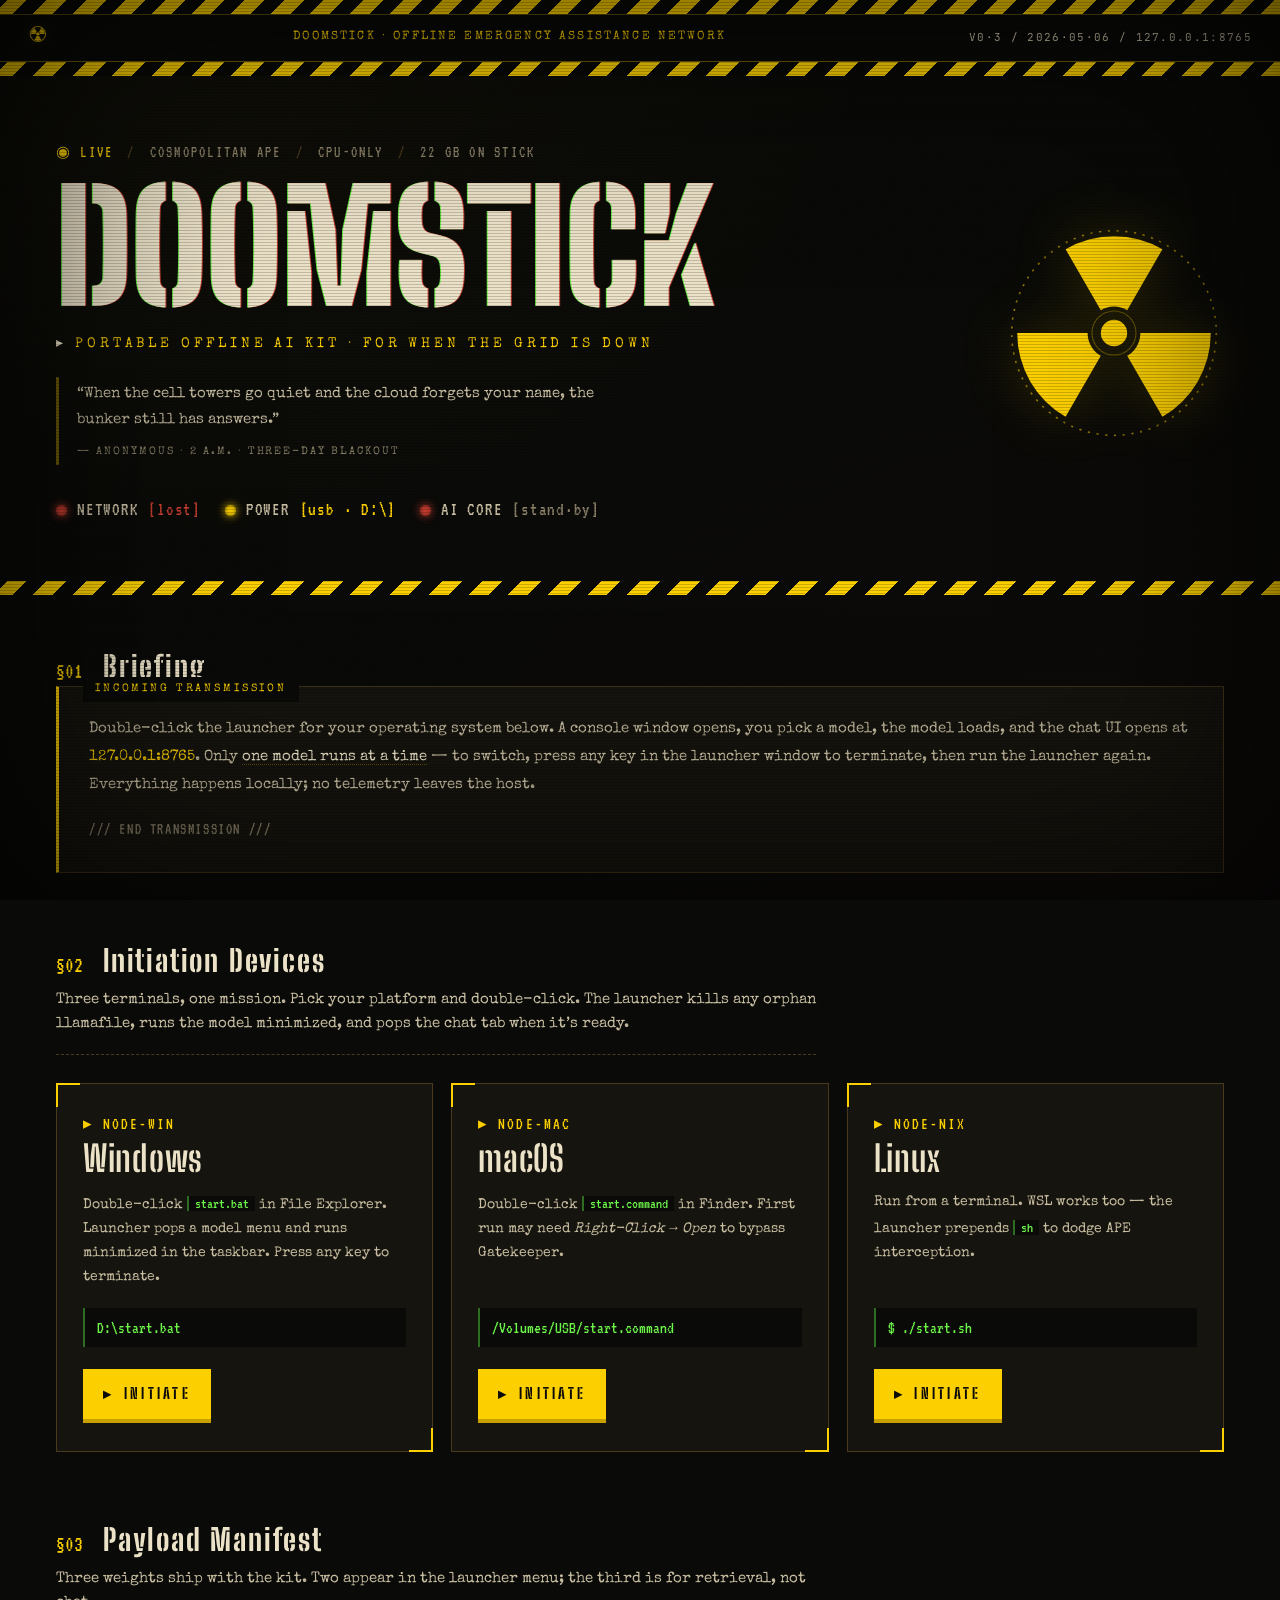
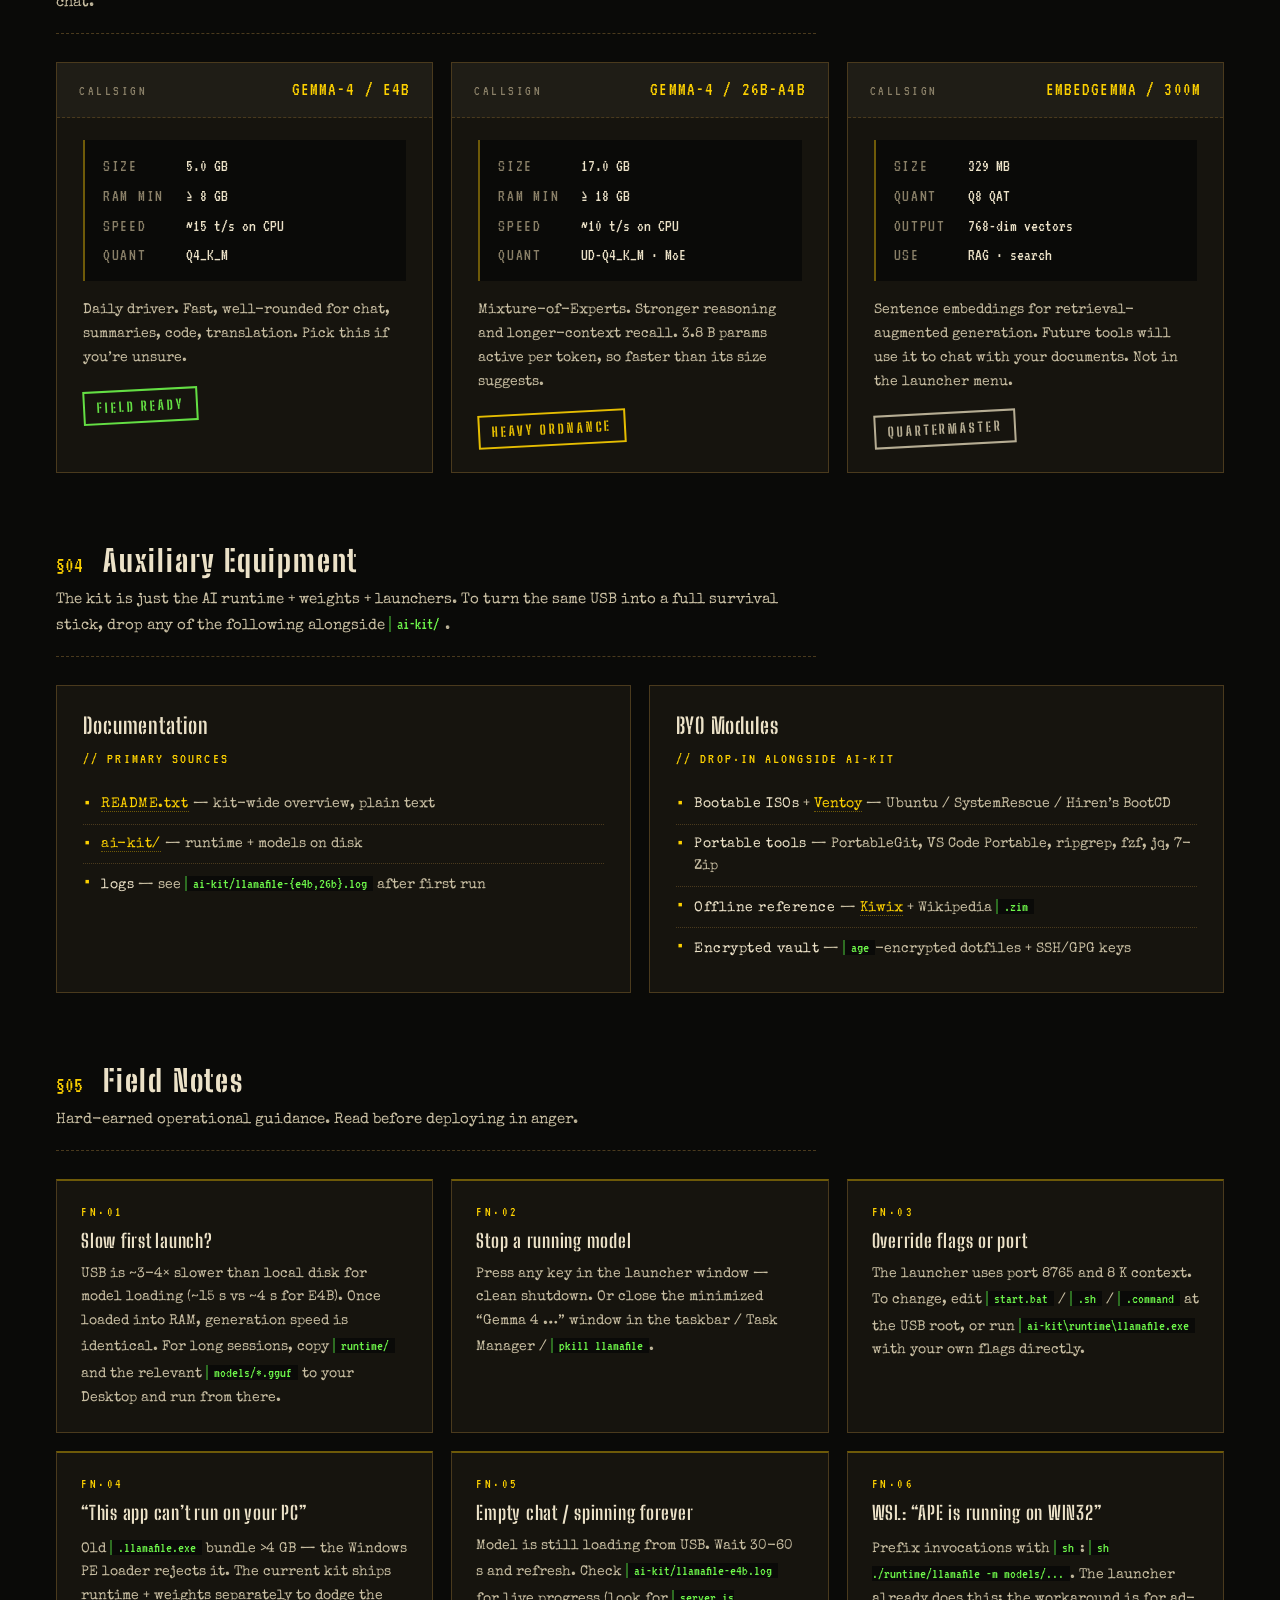
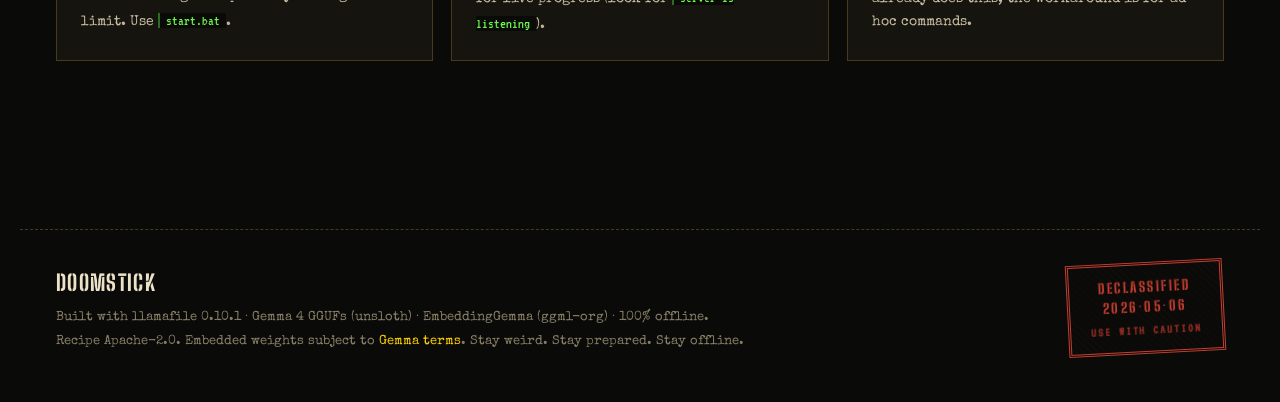
<file: index.html>
<!doctype html>
<html lang="en">
<head>
<meta charset="utf-8">
<meta name="viewport" content="width=device-width, initial-scale=1">
<title>DOOMSTICK · Offline Emergency Assistance Network</title>
<meta name="description" content="Portable offline AI kit. Two Gemma 4 models on a USB. Plug in, double-click, chat. No internet, no install, no GPU.">

<!-- Online fonts. For fully air-gapped USBs, replace with self-hosted .woff2 files. -->
<link rel="preconnect" href="https://fonts.googleapis.com">
<link rel="preconnect" href="https://fonts.gstatic.com" crossorigin>
<link href="https://fonts.googleapis.com/css2?family=Big+Shoulders+Stencil+Display:wght@700;800;900&family=Special+Elite&family=JetBrains+Mono:wght@400;500;700&family=VT323&display=swap" rel="stylesheet">

<style>
/* ============================================================
   DOOMSTICK · stylesheet
   palette · void / paper / hazard yellow / phosphor / blood
   typography · stencil headers, typewriter narrative, CRT data
   ============================================================ */

:root {
  --void:        #0a0a08;
  --ink:         #110f0b;
  --asphalt:     #16140e;
  --steel:       #1f1d16;
  --rust-edge:   #4a3a1d;
  --rust-deep:   #2a2010;

  --paper:       #ece2c8;
  --bone:        #c8bea2;
  --bone-dim:    #8a8068;

  --rad:         #fcd000;          /* hazard yellow */
  --rad-deep:    #c8a000;
  --rad-shadow:  rgba(252,208,0,0.18);
  --rad-dim:     #6e5a08;

  --blood:       #c63d2f;
  --blood-deep:  #8a2a20;

  --phos:        #6df54a;
  --phos-deep:   #2d6d22;
  --phos-shadow: rgba(109,245,74,0.22);

  --font-stencil: "Big Shoulders Stencil Display", "Stencil Std", "Impact", sans-serif;
  --font-display: "Special Elite", "Courier Prime", "Courier New", monospace;
  --font-body:    "JetBrains Mono", "Cascadia Code", "Consolas", "SF Mono", "Menlo", monospace;
  --font-crt:     "VT323", "Lucida Console", "Courier New", monospace;
}

* { box-sizing: border-box; }

html, body {
  margin: 0;
  padding: 0;
  background: var(--void);
  color: var(--paper);
}

body {
  font-family: var(--font-body);
  font-size: 14px;
  line-height: 1.6;
  min-height: 100vh;
  overflow-x: hidden;

  /* Subtle film grain + a hint of yellow/red atmospheric tint */
  background-color: var(--void);
  background-image:
    url("data:image/svg+xml;utf8,<svg xmlns='http://www.w3.org/2000/svg' width='180' height='180'><filter id='n'><feTurbulence type='fractalNoise' baseFrequency='0.9' numOctaves='2' stitchTiles='stitch'/><feColorMatrix values='0 0 0 0 0  0 0 0 0 0  0 0 0 0 0  0 0 0 0.07 0'/></filter><rect width='100%25' height='100%25' filter='url(%23n)'/></svg>"),
    radial-gradient(ellipse at 18% 0%, rgba(252,208,0,0.03), transparent 45%),
    radial-gradient(ellipse at 88% 100%, rgba(198,61,47,0.025), transparent 50%);
  background-attachment: fixed;
}

/* CRT scanlines — subtle, fixed overlay */
body::before {
  content: "";
  position: fixed;
  inset: 0;
  background-image: repeating-linear-gradient(
    to bottom,
    transparent 0,
    transparent 2px,
    rgba(0,0,0,0.18) 2px,
    rgba(0,0,0,0.18) 3px
  );
  pointer-events: none;
  z-index: 1000;
  mix-blend-mode: multiply;
}

/* Vignette */
body::after {
  content: "";
  position: fixed;
  inset: 0;
  box-shadow: inset 0 0 240px rgba(0,0,0,0.8);
  pointer-events: none;
  z-index: 999;
}

/* Selection */
::selection { background: var(--rad); color: var(--void); }

/* Default link */
a { color: var(--rad); text-decoration: none; }
a:hover { color: var(--paper); }

code {
  font-family: var(--font-crt);
  background: var(--void);
  color: var(--phos);
  padding: 0 6px;
  font-size: 1.08em;
  border-left: 2px solid var(--phos-deep);
}

/* ===== EMERGENCY BROADCAST BAR =================================== */

.ebs {
  position: relative;
  background: var(--void);
}

.ebs-stripes {
  height: 14px;
  background: repeating-linear-gradient(
    -45deg,
    var(--rad) 0 14px,
    var(--void) 14px 28px
  );
}

.ebs-bar {
  display: flex;
  align-items: center;
  gap: 20px;
  padding: 12px 28px;
  background: var(--void);
  border-top: 1px solid var(--rad-dim);
  border-bottom: 1px solid var(--rad-dim);
  font-family: var(--font-display);
  text-transform: uppercase;
  letter-spacing: 0.18em;
  color: var(--rad);
  font-size: 12px;
}

.ebs-mark {
  font-size: 22px;
  filter: drop-shadow(0 0 8px var(--rad-shadow));
  line-height: 1;
}

.ebs-title {
  flex: 1;
  text-align: center;
}

.ebs-meta {
  font-family: var(--font-body);
  font-size: 11px;
  color: var(--bone);
  letter-spacing: 0.12em;
  white-space: nowrap;
}

/* ===== HERO ====================================================== */

.hero {
  max-width: 1240px;
  margin: 0 auto;
  padding: 64px 36px 32px;
  display: grid;
  grid-template-columns: 1fr auto;
  gap: 56px;
  align-items: center;
  position: relative;
}

.hero-glyph {
  width: 220px;
  height: 220px;
  flex-shrink: 0;
  filter: drop-shadow(0 0 28px var(--rad-shadow));
  animation: glow 4s ease-in-out infinite;
}

@keyframes glow {
  0%, 100% { filter: drop-shadow(0 0 22px var(--rad-shadow)); }
  50%      { filter: drop-shadow(0 0 44px rgba(252,208,0,0.45)); }
}

.title-block {
  position: relative;
  min-width: 0;
}

.callout-bar {
  display: flex;
  gap: 14px;
  margin-bottom: 14px;
  font-family: var(--font-crt);
  font-size: 16px;
  letter-spacing: 0.14em;
  color: var(--bone-dim);
  text-transform: uppercase;
}

.callout-bar .sep { color: var(--rust-edge); }
.callout-bar .live { color: var(--rad); }

h1.doomstick {
  font-family: var(--font-stencil);
  font-weight: 900;
  font-size: clamp(64px, 12vw, 168px);
  line-height: 0.88;
  margin: 0;
  color: var(--paper);
  letter-spacing: -0.005em;
  position: relative;
  text-transform: none;
  /* faint chromatic offset — RGB drift like a knackered CRT */
  text-shadow:
    1px 0 0 var(--blood),
   -1px 0 0 var(--phos);
}

.doomstick-tagline {
  margin: 18px 0 0;
  font-family: var(--font-display);
  color: var(--rad);
  font-size: 14px;
  letter-spacing: 0.28em;
  text-transform: uppercase;
}

.doomstick-tagline::before { content: "▸ "; color: var(--paper); }

.quotation {
  margin: 22px 0 0;
  max-width: 560px;
  font-family: var(--font-display);
  color: var(--bone);
  font-size: 15px;
  line-height: 1.75;
  border-left: 3px solid var(--rad-dim);
  padding: 4px 0 4px 18px;
}

.quotation .attribution {
  display: block;
  margin-top: 8px;
  font-size: 11px;
  color: var(--bone-dim);
  letter-spacing: 0.18em;
  text-transform: uppercase;
}

/* status rack — three little LEDs that read like a hardware panel */
.status-rack {
  margin-top: 30px;
  display: flex;
  flex-wrap: wrap;
  gap: 10px 24px;
  font-family: var(--font-crt);
  font-size: 19px;
  color: var(--bone);
  letter-spacing: 0.04em;
}

.status {
  display: inline-flex;
  align-items: center;
  gap: 10px;
}

.led {
  width: 11px;
  height: 11px;
  border-radius: 50%;
  flex: 0 0 11px;
  display: inline-block;
  box-shadow: 0 0 8px currentColor, inset 0 0 4px rgba(0,0,0,0.5);
}

.led.red    { background: var(--blood); color: var(--blood); animation: pulse-slow 2.4s steps(1) infinite; }
.led.amber  { background: var(--rad);   color: var(--rad);   }
.led.green  { background: var(--phos);  color: var(--phos);  animation: pulse-fast 1.4s steps(1) infinite; }
.led.dark   { background: var(--rust-deep); color: var(--rust-deep); box-shadow: inset 0 0 4px rgba(0,0,0,0.7); }

@keyframes pulse-fast { 0%,70% { opacity: 1; } 71%,100% { opacity: 0.3; } }
@keyframes pulse-slow { 0%,55% { opacity: 1; } 56%,100% { opacity: 0.45; } }

.status .label {
  color: var(--bone);
}

.status .read {
  color: var(--bone-dim);
}

.status[data-state="lost"]    .read { color: var(--blood); }
.status[data-state="armed"]   .read { color: var(--phos); }
.status[data-state="usb"]     .read { color: var(--rad); }
.status[data-state="standby"] .read { color: var(--bone-dim); }

/* ===== HAZARD DIVIDERS =========================================== */

.hazard-divider {
  height: 14px;
  background: repeating-linear-gradient(
    -45deg,
    var(--rad) 0 14px,
    var(--void) 14px 28px
  );
  margin: 24px 0 0;
}

.thin-divider {
  height: 1px;
  background: repeating-linear-gradient(
    to right,
    var(--rust-edge) 0 8px,
    transparent 8px 14px
  );
  margin: 22px 0;
}

/* ===== MAIN ====================================================== */

main {
  max-width: 1240px;
  margin: 0 auto;
  padding: 56px 36px 32px;
}

section {
  margin-bottom: 72px;
}

.section-title {
  font-family: var(--font-stencil);
  font-weight: 800;
  font-size: 30px;
  letter-spacing: 0.06em;
  color: var(--paper);
  margin: 0 0 4px;
  display: flex;
  align-items: baseline;
  gap: 20px;
  line-height: 1;
}

.section-title .num {
  font-family: var(--font-crt);
  font-size: 22px;
  color: var(--rad);
  letter-spacing: 0;
  font-weight: normal;
  line-height: 1;
}

.section-lede {
  font-family: var(--font-display);
  color: var(--bone);
  font-size: 15px;
  max-width: 760px;
  margin: 12px 0 28px;
  padding-bottom: 18px;
  border-bottom: 1px dashed var(--rust-edge);
}

/* ===== BRIEFING (TRANSMISSION) =================================== */

.briefing {
  background: var(--asphalt);
  border: 1px solid var(--rust-edge);
  border-left: 3px solid var(--rad);
  padding: 28px 30px;
  position: relative;
  font-family: var(--font-display);
  color: var(--bone);
  line-height: 1.85;
  font-size: 15px;
}

.briefing::before {
  content: "INCOMING TRANSMISSION";
  position: absolute;
  top: -10px;
  left: 24px;
  background: var(--void);
  padding: 2px 12px;
  font-family: var(--font-display);
  font-size: 11px;
  color: var(--rad);
  letter-spacing: 0.26em;
}

.briefing strong { color: var(--paper); font-weight: normal; border-bottom: 1px dotted var(--rad-dim); }

.briefing .signoff {
  display: block;
  margin-top: 16px;
  font-family: var(--font-crt);
  font-size: 16px;
  color: var(--bone-dim);
  letter-spacing: 0.1em;
}

/* ===== GRID ====================================================== */

.grid {
  display: grid;
  gap: 18px;
}

.grid-3 { grid-template-columns: repeat(auto-fit, minmax(280px, 1fr)); }
.grid-2 { grid-template-columns: repeat(auto-fit, minmax(320px, 1fr)); }

/* ===== TERMINAL CARD (launchers) ================================= */

.terminal {
  position: relative;
  background: var(--asphalt);
  border: 1px solid var(--rust-edge);
  padding: 26px 26px 28px;
  display: flex;
  flex-direction: column;
  transition: transform 0.18s ease, border-color 0.18s ease, background 0.18s ease;
}

.terminal::before, .terminal::after {
  content: "";
  position: absolute;
  width: 22px;
  height: 22px;
  pointer-events: none;
  transition: border-color 0.18s ease;
}
.terminal::before {
  top: -1px; left: -1px;
  border-top: 2px solid var(--rad);
  border-left: 2px solid var(--rad);
}
.terminal::after {
  bottom: -1px; right: -1px;
  border-bottom: 2px solid var(--rad);
  border-right: 2px solid var(--rad);
}
.terminal:hover {
  transform: translate(-2px, -2px);
  background: var(--steel);
  border-color: var(--rad);
}

.terminal-tag {
  font-family: var(--font-crt);
  font-size: 17px;
  color: var(--rad);
  letter-spacing: 0.12em;
  margin-bottom: 4px;
}

.terminal-name {
  font-family: var(--font-stencil);
  font-weight: 700;
  font-size: 36px;
  color: var(--paper);
  margin: 0 0 14px;
  letter-spacing: 0.02em;
  line-height: 1;
}

.terminal-desc {
  font-family: var(--font-display);
  font-size: 14px;
  color: var(--bone);
  flex: 1;
  margin: 0 0 18px;
  line-height: 1.7;
}

.terminal-cmd {
  font-family: var(--font-crt);
  font-size: 17px;
  color: var(--phos);
  background: var(--void);
  padding: 6px 12px;
  border-left: 2px solid var(--phos-deep);
  display: inline-block;
  margin-bottom: 22px;
  word-break: break-all;
}

.terminal-action {
  align-self: flex-start;
  font-family: var(--font-stencil);
  font-weight: 800;
  font-size: 15px;
  letter-spacing: 0.22em;
  text-transform: uppercase;
  color: var(--void);
  background: var(--rad);
  padding: 12px 20px;
  text-decoration: none;
  border: none;
  border-bottom: 4px solid var(--rad-deep);
  cursor: pointer;
  transition: transform 0.08s ease, background 0.15s ease, border-color 0.15s ease;
  position: relative;
}
.terminal-action::before {
  content: "▸  ";
  font-family: var(--font-crt);
}
.terminal-action:hover {
  background: var(--paper);
  border-bottom-color: var(--rust-edge);
  color: var(--void);
}
.terminal-action:active {
  transform: translateY(3px);
  border-bottom-width: 1px;
}

/* ===== WEAPON CARD (payload manifest) ============================ */

.weapon {
  background: var(--asphalt);
  border: 1px solid var(--rust-edge);
  position: relative;
  overflow: hidden;
  transition: border-color 0.2s ease;
}

.weapon::after {
  /* faint trefoil watermark, only visible on hover */
  content: "";
  position: absolute;
  right: -40px;
  bottom: -40px;
  width: 180px;
  height: 180px;
  background-image: url("data:image/svg+xml;utf8,<svg xmlns='http://www.w3.org/2000/svg' viewBox='-100 -100 200 200'><defs><path id='b' d='M 20.78 -12 A 24 24 0 0 1 20.78 12 L 76.21 44 A 88 88 0 0 0 76.21 -44 Z'/></defs><g fill='%23fcd000'><use href='%23b' transform='rotate(-90)'/><use href='%23b' transform='rotate(30)'/><use href='%23b' transform='rotate(150)'/><circle r='12'/></g></svg>");
  background-size: contain;
  background-repeat: no-repeat;
  opacity: 0;
  transition: opacity 0.3s ease;
  pointer-events: none;
}

.weapon:hover { border-color: var(--rad-dim); }
.weapon:hover::after { opacity: 0.07; }

.weapon-header {
  background: var(--steel);
  border-bottom: 1px dashed var(--rust-edge);
  padding: 12px 22px;
  display: flex;
  align-items: baseline;
  gap: 14px;
  font-family: var(--font-crt);
}

.weapon-header .callsign {
  font-size: 14px;
  color: var(--bone-dim);
  letter-spacing: 0.18em;
}

.weapon-header .codename {
  font-size: 19px;
  color: var(--rad);
  letter-spacing: 0.06em;
  margin-left: auto;
}

.weapon-body {
  padding: 22px 26px 26px;
  position: relative;
  z-index: 1;
}

.weapon-specs {
  display: grid;
  grid-template-columns: max-content 1fr;
  gap: 6px 22px;
  margin: 0 0 18px;
  padding: 14px 18px;
  background: var(--void);
  border-left: 2px solid var(--rad-dim);
  font-family: var(--font-crt);
  font-size: 17px;
  line-height: 1.4;
}

.weapon-specs dt {
  color: var(--bone-dim);
  letter-spacing: 0.1em;
}

.weapon-specs dd {
  margin: 0;
  color: var(--paper);
}

.weapon-brief {
  font-family: var(--font-display);
  font-size: 14px;
  color: var(--bone);
  margin: 0 0 18px;
  line-height: 1.7;
}

/* Stamps — declassified-document style */
.stamp {
  display: inline-block;
  font-family: var(--font-stencil);
  font-weight: 800;
  font-size: 13px;
  letter-spacing: 0.22em;
  text-transform: uppercase;
  border: 2.5px solid currentColor;
  padding: 5px 12px 4px;
  transform: rotate(-3deg);
  opacity: 0.9;
  position: relative;
  user-select: none;
}
.stamp.green { color: var(--phos); }
.stamp.amber { color: var(--rad); }
.stamp.red   { color: var(--blood); }
.stamp.bone  { color: var(--bone); }

/* ===== DOCS / AUXILIARY ========================================== */

.support-card {
  background: var(--asphalt);
  border: 1px solid var(--rust-edge);
  padding: 22px 26px 24px;
}

.support-card h3 {
  margin: 0 0 4px;
  font-family: var(--font-stencil);
  font-weight: 700;
  font-size: 22px;
  color: var(--paper);
  letter-spacing: 0.04em;
}

.support-card .meta {
  font-family: var(--font-crt);
  font-size: 15px;
  color: var(--rad);
  margin-bottom: 14px;
  letter-spacing: 0.14em;
  text-transform: uppercase;
}

.support-card ul {
  list-style: none;
  margin: 0;
  padding: 0;
  font-size: 14px;
  font-family: var(--font-display);
  color: var(--bone);
}

.support-card li {
  padding: 8px 0 8px 18px;
  border-bottom: 1px dotted var(--rust-edge);
  position: relative;
}

.support-card li::before {
  content: "▪";
  position: absolute;
  left: 0;
  color: var(--rad);
}

.support-card li:last-child { border-bottom: 0; }
.support-card li strong { color: var(--paper); font-weight: normal; letter-spacing: 0.04em; }

.support-card a {
  border-bottom: 1px dotted var(--rad-dim);
}

/* ===== FIELD NOTES =============================================== */

.field-note {
  background: var(--asphalt);
  border: 1px solid var(--rust-edge);
  border-top: 2px solid var(--rad-dim);
  padding: 20px 24px 22px;
  position: relative;
}

.field-note .note-num {
  font-family: var(--font-crt);
  font-size: 14px;
  color: var(--rad);
  letter-spacing: 0.18em;
  margin-bottom: 6px;
}

.field-note h3 {
  margin: 0 0 10px;
  font-family: var(--font-stencil);
  font-weight: 700;
  font-size: 19px;
  color: var(--paper);
  letter-spacing: 0.04em;
  line-height: 1.2;
}

.field-note p {
  margin: 0;
  font-family: var(--font-display);
  font-size: 13.5px;
  color: var(--bone);
  line-height: 1.75;
}

/* ===== FOOTER ==================================================== */

footer {
  max-width: 1240px;
  margin: 64px auto 0;
  padding: 32px 36px 48px;
  border-top: 1px dashed var(--rust-edge);
  display: grid;
  grid-template-columns: 1fr auto;
  gap: 32px;
  align-items: center;
}

.foot-meta {
  font-family: var(--font-display);
  font-size: 13px;
  color: var(--bone-dim);
  line-height: 1.8;
}

.foot-meta strong {
  display: block;
  font-family: var(--font-stencil);
  font-weight: 800;
  font-size: 22px;
  color: var(--paper);
  letter-spacing: 0.06em;
  margin-bottom: 4px;
}

.declass-stamp {
  font-family: var(--font-stencil);
  font-weight: 800;
  color: var(--blood);
  border: 3px double var(--blood);
  padding: 12px 20px;
  transform: rotate(-3deg);
  letter-spacing: 0.18em;
  text-transform: uppercase;
  font-size: 14px;
  text-align: center;
  line-height: 1.45;
  flex-shrink: 0;
  background:
    repeating-linear-gradient(
      45deg,
      transparent 0 4px,
      rgba(198,61,47,0.04) 4px 5px
    );
}

.declass-stamp small {
  display: block;
  font-family: var(--font-crt);
  font-size: 12px;
  color: var(--blood-deep);
  margin-top: 4px;
  letter-spacing: 0.16em;
}

/* ===== STAGGERED ENTRANCE ======================================== */

.stagger > * {
  opacity: 0;
  animation: rise 0.55s ease forwards;
}
.stagger > :nth-child(1) { animation-delay: 0.08s; }
.stagger > :nth-child(2) { animation-delay: 0.18s; }
.stagger > :nth-child(3) { animation-delay: 0.28s; }
.stagger > :nth-child(4) { animation-delay: 0.38s; }
.stagger > :nth-child(5) { animation-delay: 0.48s; }

@keyframes rise {
  from { opacity: 0; transform: translateY(10px); }
  to   { opacity: 1; transform: translateY(0); }
}

/* respect reduced-motion */
@media (prefers-reduced-motion: reduce) {
  *, *::before, *::after {
    animation: none !important;
    transition: none !important;
  }
}

/* ===== RESPONSIVE ================================================ */

@media (max-width: 880px) {
  .hero {
    grid-template-columns: 1fr;
    padding: 36px 24px 24px;
    gap: 24px;
  }
  .hero-glyph {
    width: 130px;
    height: 130px;
    order: -1;
    margin: 0 auto;
  }
  .ebs-bar {
    flex-wrap: wrap;
    padding: 10px 18px;
    gap: 10px;
    font-size: 11px;
  }
  .ebs-meta { width: 100%; text-align: center; }
  .status-rack { gap: 8px 18px; font-size: 17px; }
  main { padding: 32px 22px 24px; }
  section { margin-bottom: 52px; }
  .section-title { font-size: 26px; }
  footer { grid-template-columns: 1fr; padding: 28px 22px 36px; }
  .declass-stamp { justify-self: start; }
}

@media (max-width: 480px) {
  h1.doomstick { font-size: 56px; }
  .terminal-name { font-size: 30px; }
}
</style>
</head>
<body>

<!-- ============== EMERGENCY BROADCAST ============== -->

<div class="ebs" role="banner">
  <div class="ebs-stripes" aria-hidden="true"></div>
  <div class="ebs-bar">
    <span class="ebs-mark" aria-hidden="true">☢</span>
    <span class="ebs-title">Doomstick · Offline Emergency Assistance Network</span>
    <span class="ebs-meta">v0·3 / 2026·05·06 / 127.0.0.1:8765</span>
  </div>
  <div class="ebs-stripes" aria-hidden="true"></div>
</div>

<!-- ============== HERO ============== -->

<header class="hero">
  <div class="title-block">
    <div class="callout-bar">
      <span class="live">◉ live</span>
      <span class="sep">/</span>
      <span>Cosmopolitan APE</span>
      <span class="sep">/</span>
      <span>cpu-only</span>
      <span class="sep">/</span>
      <span>22 GB on stick</span>
    </div>
    <h1 class="doomstick">DOOMSTICK</h1>
    <p class="doomstick-tagline">Portable Offline AI Kit · For when the grid is down</p>

    <p class="quotation">
      “When the cell towers go quiet and the cloud forgets your name,
      the bunker still has answers.”
      <span class="attribution">— anonymous · 2 a.m. · three-day blackout</span>
    </p>

    <div class="status-rack" id="status-rack">
      <div class="status" data-state="lost">
        <span class="led red" aria-hidden="true"></span>
        <span class="label">NETWORK</span>
        <span class="read">[lost]</span>
      </div>
      <div class="status" data-state="usb">
        <span class="led amber" aria-hidden="true"></span>
        <span class="label">POWER</span>
        <span class="read">[usb · D:\]</span>
      </div>
      <div class="status" id="ai-status" data-state="standby">
        <span class="led red" aria-hidden="true"></span>
        <span class="label">AI&nbsp;CORE</span>
        <span class="read">[stand·by]</span>
      </div>
    </div>
  </div>

  <!-- Radiation trefoil — geometric ISO trefoil, drawn from one rotated blade -->
  <svg class="hero-glyph" viewBox="-100 -100 200 200" aria-hidden="true">
    <defs>
      <path id="trefoil-blade" d="M 20.78 -12
                                   A 24 24 0 0 1 20.78 12
                                   L 76.21 44
                                   A 88 88 0 0 0 76.21 -44 Z"/>
    </defs>
    <!-- outer dashed ring -->
    <circle cx="0" cy="0" r="93" fill="none"
            stroke="var(--rad)" stroke-width="1.5"
            stroke-dasharray="2 6" opacity="0.55"/>
    <!-- inner thin ring -->
    <circle cx="0" cy="0" r="20" fill="none"
            stroke="var(--rad)" stroke-width="1" opacity="0.35"/>
    <!-- three blades + central disc -->
    <g fill="var(--rad)">
      <use href="#trefoil-blade" transform="rotate(-90)"/>
      <use href="#trefoil-blade" transform="rotate(30)"/>
      <use href="#trefoil-blade" transform="rotate(150)"/>
      <circle r="12"/>
    </g>
  </svg>
</header>

<div class="hazard-divider" aria-hidden="true"></div>

<main>

<!-- ============== §01 BRIEFING ============== -->

<section>
  <h2 class="section-title"><span class="num">§01</span>Briefing</h2>
  <div class="briefing">
    Double-click the launcher for your operating system below. A console window opens, you pick a model,
    the model loads, and the chat UI opens at <a href="http://127.0.0.1:8765">127.0.0.1:8765</a>.
    Only <strong>one model runs at a time</strong> — to switch, press any key in the launcher window
    to terminate, then run the launcher again. Everything happens locally; no telemetry leaves the host.
    <span class="signoff">/// END TRANSMISSION ///</span>
  </div>
</section>

<!-- ============== §02 INITIATION DEVICES ============== -->

<section>
  <h2 class="section-title"><span class="num">§02</span>Initiation Devices</h2>
  <p class="section-lede">Three terminals, one mission. Pick your platform and double-click. The launcher kills any orphan llamafile, runs the model minimized, and pops the chat tab when it’s ready.</p>

  <div class="grid grid-3 stagger">

    <article class="terminal">
      <span class="terminal-tag">▸ NODE-WIN</span>
      <h3 class="terminal-name">Windows</h3>
      <p class="terminal-desc">Double-click <code>start.bat</code> in File Explorer. Launcher pops a model menu and runs minimized in the taskbar. Press any key to terminate.</p>
      <code class="terminal-cmd">D:\start.bat</code>
      <a class="terminal-action" href="start.bat">Initiate</a>
    </article>

    <article class="terminal">
      <span class="terminal-tag">▸ NODE-MAC</span>
      <h3 class="terminal-name">macOS</h3>
      <p class="terminal-desc">Double-click <code>start.command</code> in Finder. First run may need <em>Right-Click&nbsp;→&nbsp;Open</em> to bypass Gatekeeper.</p>
      <code class="terminal-cmd">/Volumes/USB/start.command</code>
      <a class="terminal-action" href="start.command">Initiate</a>
    </article>

    <article class="terminal">
      <span class="terminal-tag">▸ NODE-NIX</span>
      <h3 class="terminal-name">Linux</h3>
      <p class="terminal-desc">Run from a terminal. WSL works too — the launcher prepends <code>sh</code> to dodge APE interception.</p>
      <code class="terminal-cmd">$ ./start.sh</code>
      <a class="terminal-action" href="start.sh">Initiate</a>
    </article>

  </div>
</section>

<!-- ============== §03 PAYLOAD MANIFEST ============== -->

<section>
  <h2 class="section-title"><span class="num">§03</span>Payload Manifest</h2>
  <p class="section-lede">Three weights ship with the kit. Two appear in the launcher menu; the third is for retrieval, not chat.</p>

  <div class="grid grid-3 stagger">

    <article class="weapon">
      <header class="weapon-header">
        <span class="callsign">CALLSIGN</span>
        <span class="codename">GEMMA-4 / E4B</span>
      </header>
      <div class="weapon-body">
        <dl class="weapon-specs">
          <dt>SIZE</dt><dd>5.0 GB</dd>
          <dt>RAM&nbsp;MIN</dt><dd>≥ 8 GB</dd>
          <dt>SPEED</dt><dd>~15 t/s on CPU</dd>
          <dt>QUANT</dt><dd>Q4_K_M</dd>
        </dl>
        <p class="weapon-brief">Daily driver. Fast, well-rounded for chat, summaries, code, translation. Pick this if you’re unsure.</p>
        <span class="stamp green">FIELD&nbsp;READY</span>
      </div>
    </article>

    <article class="weapon">
      <header class="weapon-header">
        <span class="callsign">CALLSIGN</span>
        <span class="codename">GEMMA-4 / 26B-A4B</span>
      </header>
      <div class="weapon-body">
        <dl class="weapon-specs">
          <dt>SIZE</dt><dd>17.0 GB</dd>
          <dt>RAM&nbsp;MIN</dt><dd>≥ 18 GB</dd>
          <dt>SPEED</dt><dd>~10 t/s on CPU</dd>
          <dt>QUANT</dt><dd>UD-Q4_K_M · MoE</dd>
        </dl>
        <p class="weapon-brief">Mixture-of-Experts. Stronger reasoning and longer-context recall. 3.8 B params active per token, so faster than its size suggests.</p>
        <span class="stamp amber">HEAVY&nbsp;ORDNANCE</span>
      </div>
    </article>

    <article class="weapon">
      <header class="weapon-header">
        <span class="callsign">CALLSIGN</span>
        <span class="codename">EMBEDGEMMA / 300M</span>
      </header>
      <div class="weapon-body">
        <dl class="weapon-specs">
          <dt>SIZE</dt><dd>329 MB</dd>
          <dt>QUANT</dt><dd>Q8 QAT</dd>
          <dt>OUTPUT</dt><dd>768-dim vectors</dd>
          <dt>USE</dt><dd>RAG · search</dd>
        </dl>
        <p class="weapon-brief">Sentence embeddings for retrieval-augmented generation. Future tools will use it to chat with your documents. Not in the launcher menu.</p>
        <span class="stamp bone">QUARTERMASTER</span>
      </div>
    </article>

  </div>
</section>

<!-- ============== §04 AUXILIARY EQUIPMENT ============== -->

<section>
  <h2 class="section-title"><span class="num">§04</span>Auxiliary Equipment</h2>
  <p class="section-lede">The kit is just the AI runtime + weights + launchers. To turn the same USB into a full survival stick, drop any of the following alongside <code>ai-kit/</code>.</p>

  <div class="grid grid-2">

    <div class="support-card">
      <h3>Documentation</h3>
      <div class="meta">// PRIMARY SOURCES</div>
      <ul>
        <li><strong><a href="README.txt">README.txt</a></strong> — kit-wide overview, plain text</li>
        <li><strong><a href="ai-kit/">ai-kit/</a></strong> — runtime + models on disk</li>
        <li><strong>logs</strong> — see <code>ai-kit/llamafile-{e4b,26b}.log</code> after first run</li>
      </ul>
    </div>

    <div class="support-card">
      <h3>BYO Modules</h3>
      <div class="meta">// DROP·IN ALONGSIDE AI-KIT</div>
      <ul>
        <li><strong>Bootable ISOs</strong> + <a href="https://www.ventoy.net/">Ventoy</a> — Ubuntu / SystemRescue / Hiren’s BootCD</li>
        <li><strong>Portable tools</strong> — PortableGit, VS Code Portable, ripgrep, fzf, jq, 7-Zip</li>
        <li><strong>Offline reference</strong> — <a href="https://kiwix.org">Kiwix</a> + Wikipedia <code>.zim</code></li>
        <li><strong>Encrypted vault</strong> — <code>age</code>-encrypted dotfiles + SSH/GPG keys</li>
      </ul>
    </div>

  </div>
</section>

<!-- ============== §05 FIELD NOTES ============== -->

<section>
  <h2 class="section-title"><span class="num">§05</span>Field Notes</h2>
  <p class="section-lede">Hard-earned operational guidance. Read before deploying in anger.</p>

  <div class="grid grid-3 stagger">

    <article class="field-note">
      <div class="note-num">FN·01</div>
      <h3>Slow first launch?</h3>
      <p>USB is ~3-4× slower than local disk for model loading (~15 s vs ~4 s for E4B). Once loaded into RAM, generation speed is identical. For long sessions, copy <code>runtime/</code> and the relevant <code>models/*.gguf</code> to your Desktop and run from there.</p>
    </article>

    <article class="field-note">
      <div class="note-num">FN·02</div>
      <h3>Stop a running model</h3>
      <p>Press any key in the launcher window — clean shutdown. Or close the minimized “Gemma 4 …” window in the taskbar / Task Manager / <code>pkill llamafile</code>.</p>
    </article>

    <article class="field-note">
      <div class="note-num">FN·03</div>
      <h3>Override flags or port</h3>
      <p>The launcher uses port 8765 and 8&nbsp;K context. To change, edit <code>start.bat</code> / <code>.sh</code> / <code>.command</code> at the USB root, or run <code>ai-kit\runtime\llamafile.exe</code> with your own flags directly.</p>
    </article>

    <article class="field-note">
      <div class="note-num">FN·04</div>
      <h3>“This app can’t run on your PC”</h3>
      <p>Old <code>.llamafile.exe</code> bundle &gt;4 GB — the Windows PE loader rejects it. The current kit ships runtime + weights separately to dodge the limit. Use <code>start.bat</code>.</p>
    </article>

    <article class="field-note">
      <div class="note-num">FN·05</div>
      <h3>Empty chat / spinning forever</h3>
      <p>Model is still loading from USB. Wait 30-60 s and refresh. Check <code>ai-kit/llamafile-e4b.log</code> for live progress (look for <code>server is listening</code>).</p>
    </article>

    <article class="field-note">
      <div class="note-num">FN·06</div>
      <h3>WSL: “APE is running on WIN32”</h3>
      <p>Prefix invocations with <code>sh</code>: <code>sh ./runtime/llamafile -m models/...</code>. The launcher already does this; the workaround is for ad-hoc commands.</p>
    </article>

  </div>
</section>

</main>

<footer>
  <div class="foot-meta">
    <strong>DOOMSTICK</strong>
    Built with llamafile 0.10.1 · Gemma 4 GGUFs (unsloth) · EmbeddingGemma (ggml-org) · 100% offline.
    <br>
    Recipe Apache-2.0. Embedded weights subject to <a href="https://ai.google.dev/gemma/terms">Gemma terms</a>.
    Stay weird. Stay prepared. Stay offline.
  </div>
  <div class="declass-stamp" aria-label="Declassified stamp">
    Declassified<br>2026·05·06
    <small>Use With Caution</small>
  </div>
</footer>

<script>
/* Live status check.
 * Pings the local llamafile server. If it answers, flips the AI CORE LED
 * from STAND·BY (red) to ARMED (green/blink). Polls every 6 s.
 *
 * Cross-origin note: when this page is opened via file:// the fetch
 * is allowed; if served over a different origin, the browser may
 * surface a CORS error which we silently catch and treat as offline.
 */
(function () {
  var node  = document.getElementById('ai-status');
  if (!node) return;
  var led   = node.querySelector('.led');
  var read  = node.querySelector('.read');
  var last  = null;

  function setState(state) {
    if (state === last) return;
    last = state;
    node.dataset.state = state;
    if (state === 'armed') {
      led.className = 'led green';
      read.textContent = '[armed]';
    } else {
      led.className = 'led red';
      read.textContent = '[stand·by]';
    }
  }

  function ping() {
    var ctrl = ('AbortController' in window) ? new AbortController() : null;
    var timer = setTimeout(function () { if (ctrl) ctrl.abort(); }, 2200);
    return fetch('http://127.0.0.1:8765/v1/models', {
      method: 'GET',
      mode: 'cors',
      cache: 'no-store',
      signal: ctrl ? ctrl.signal : undefined
    }).then(function (r) {
      clearTimeout(timer);
      setState(r.ok ? 'armed' : 'standby');
    }).catch(function () {
      clearTimeout(timer);
      setState('standby');
    });
  }

  ping();
  setInterval(ping, 6000);
})();
</script>

</body>
</html>
</file>
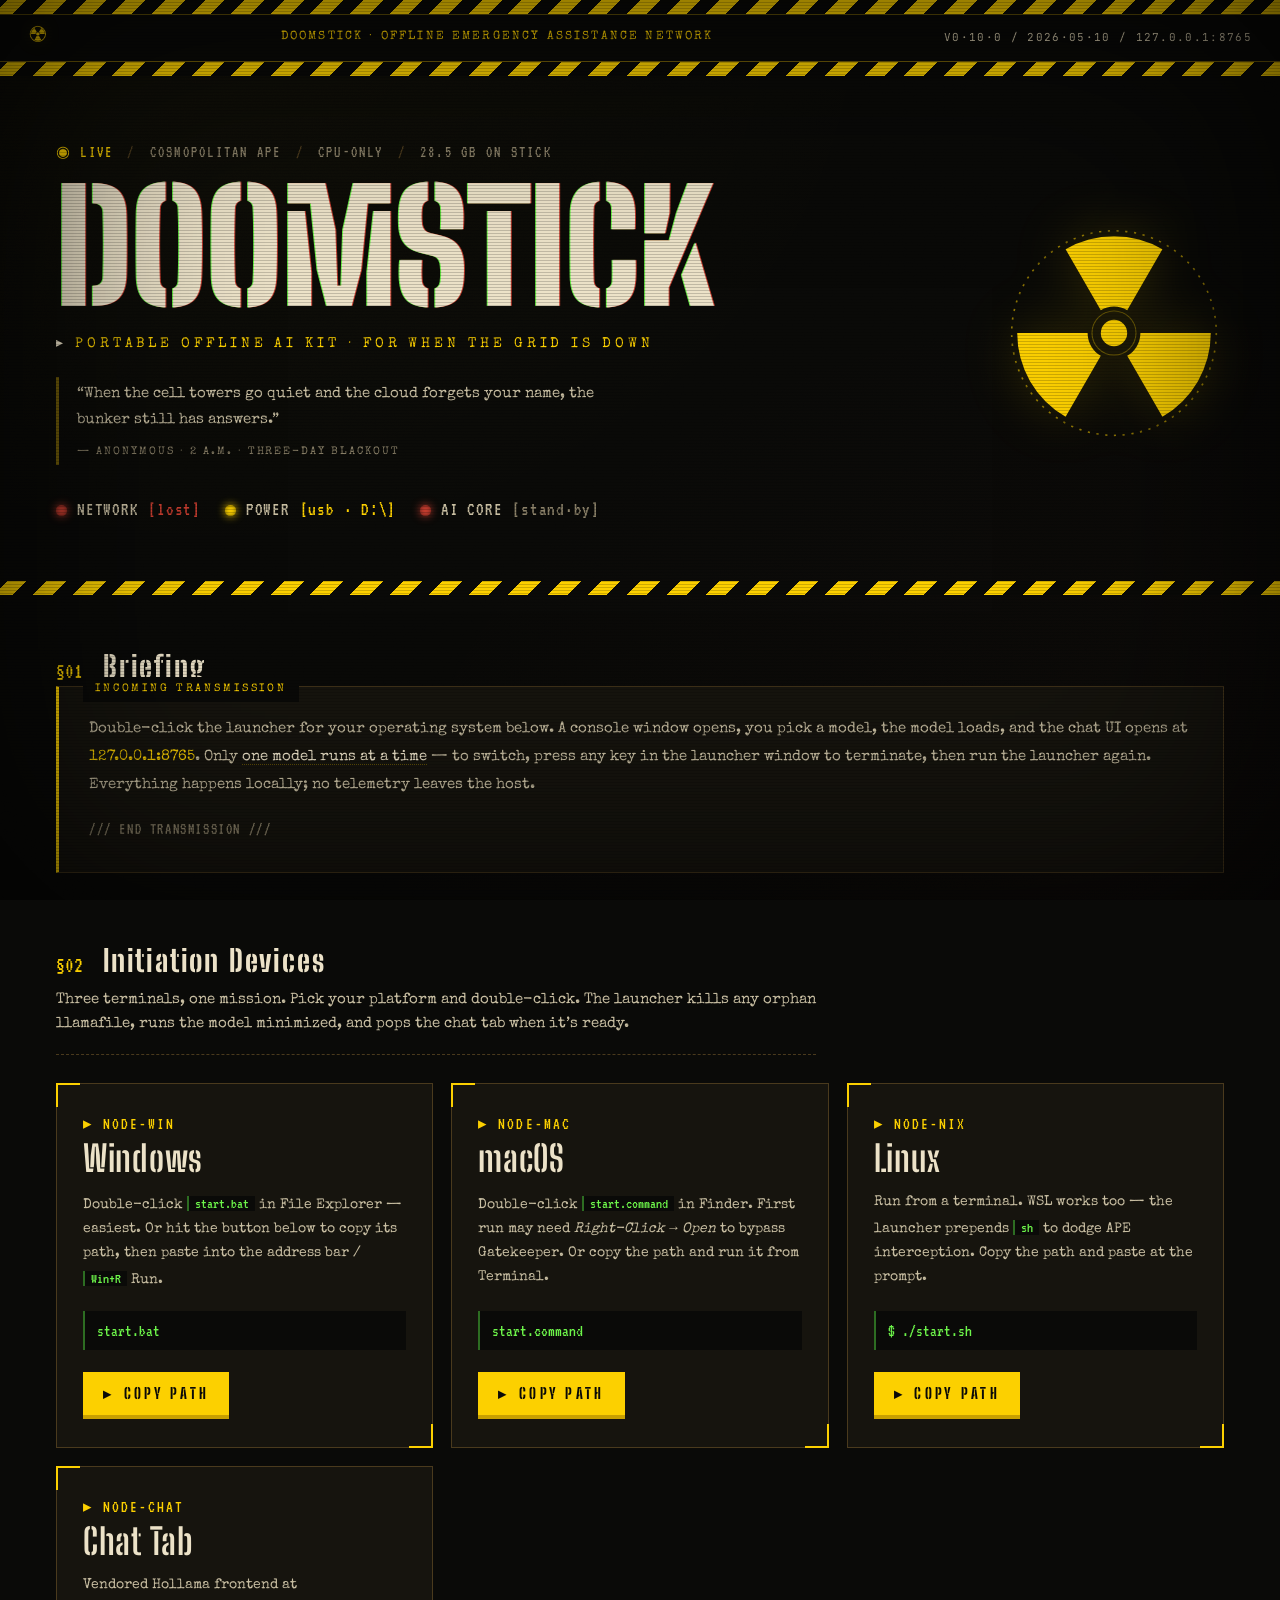
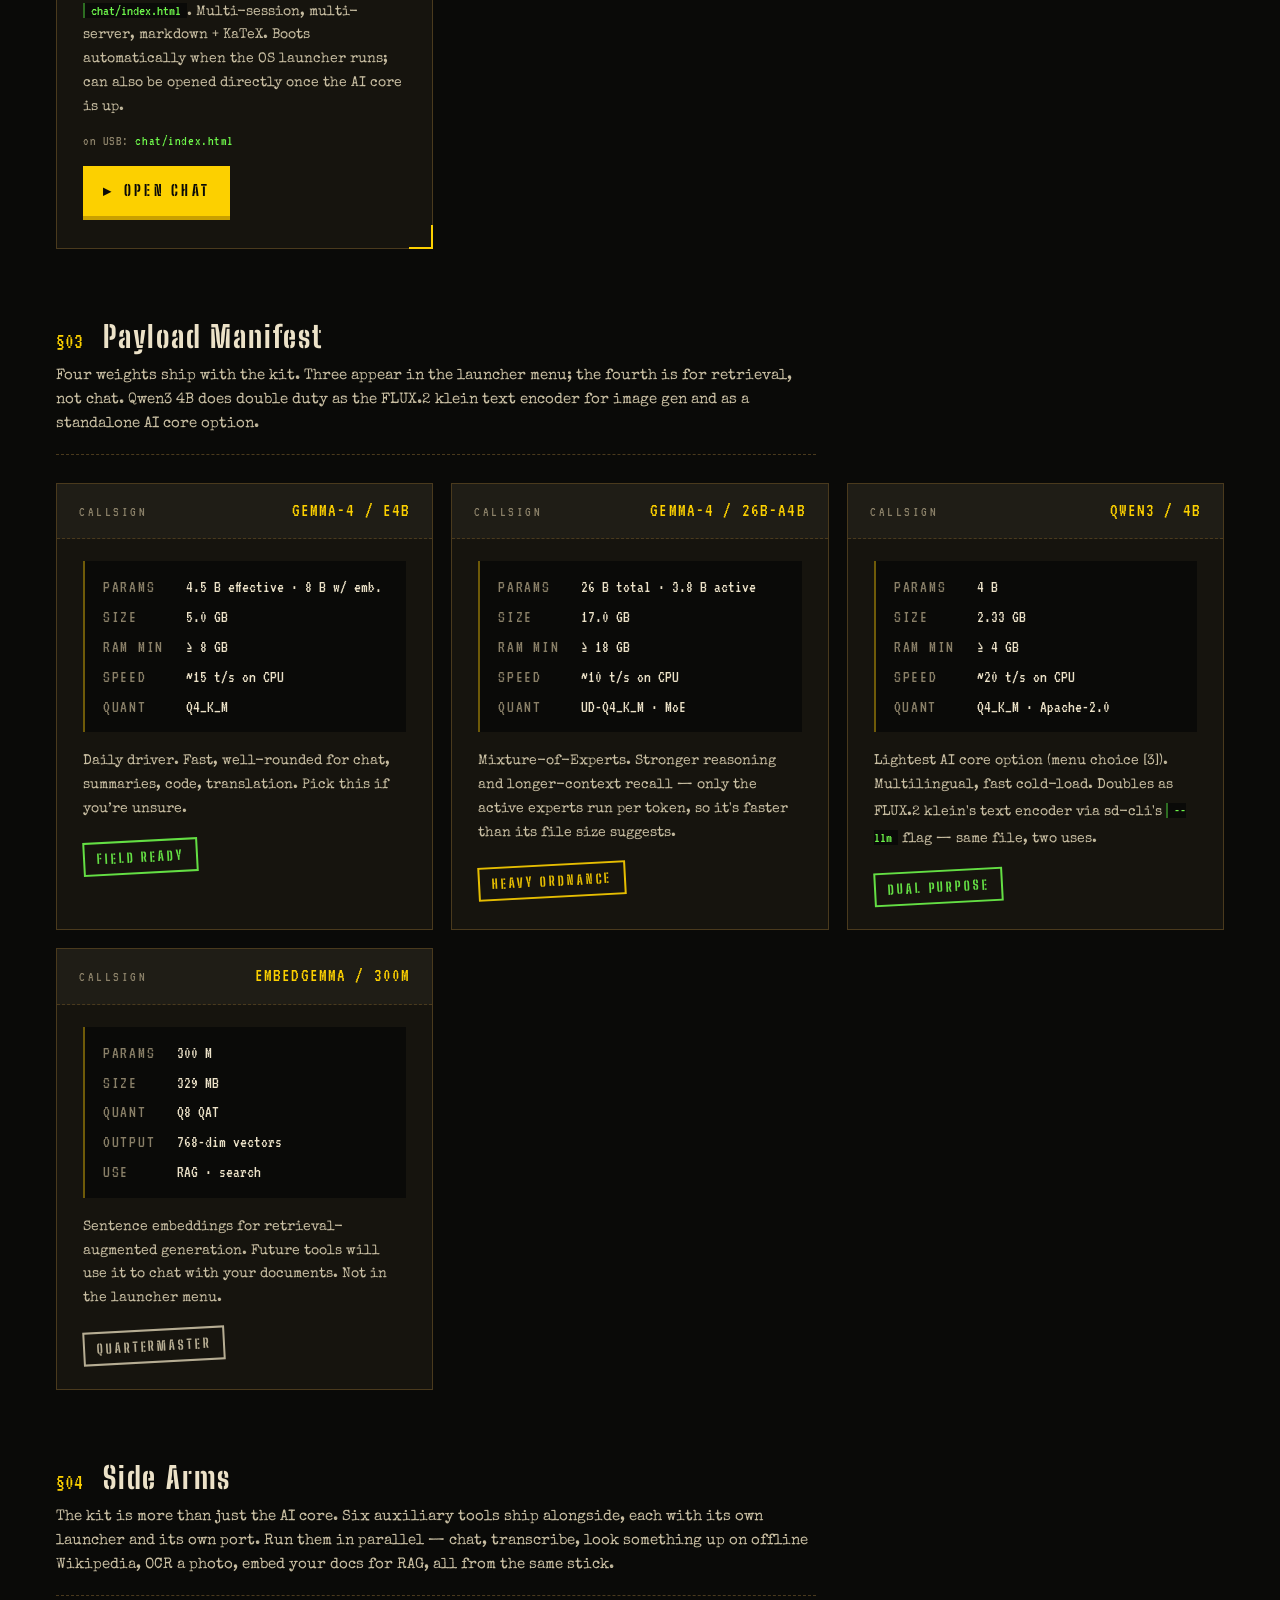
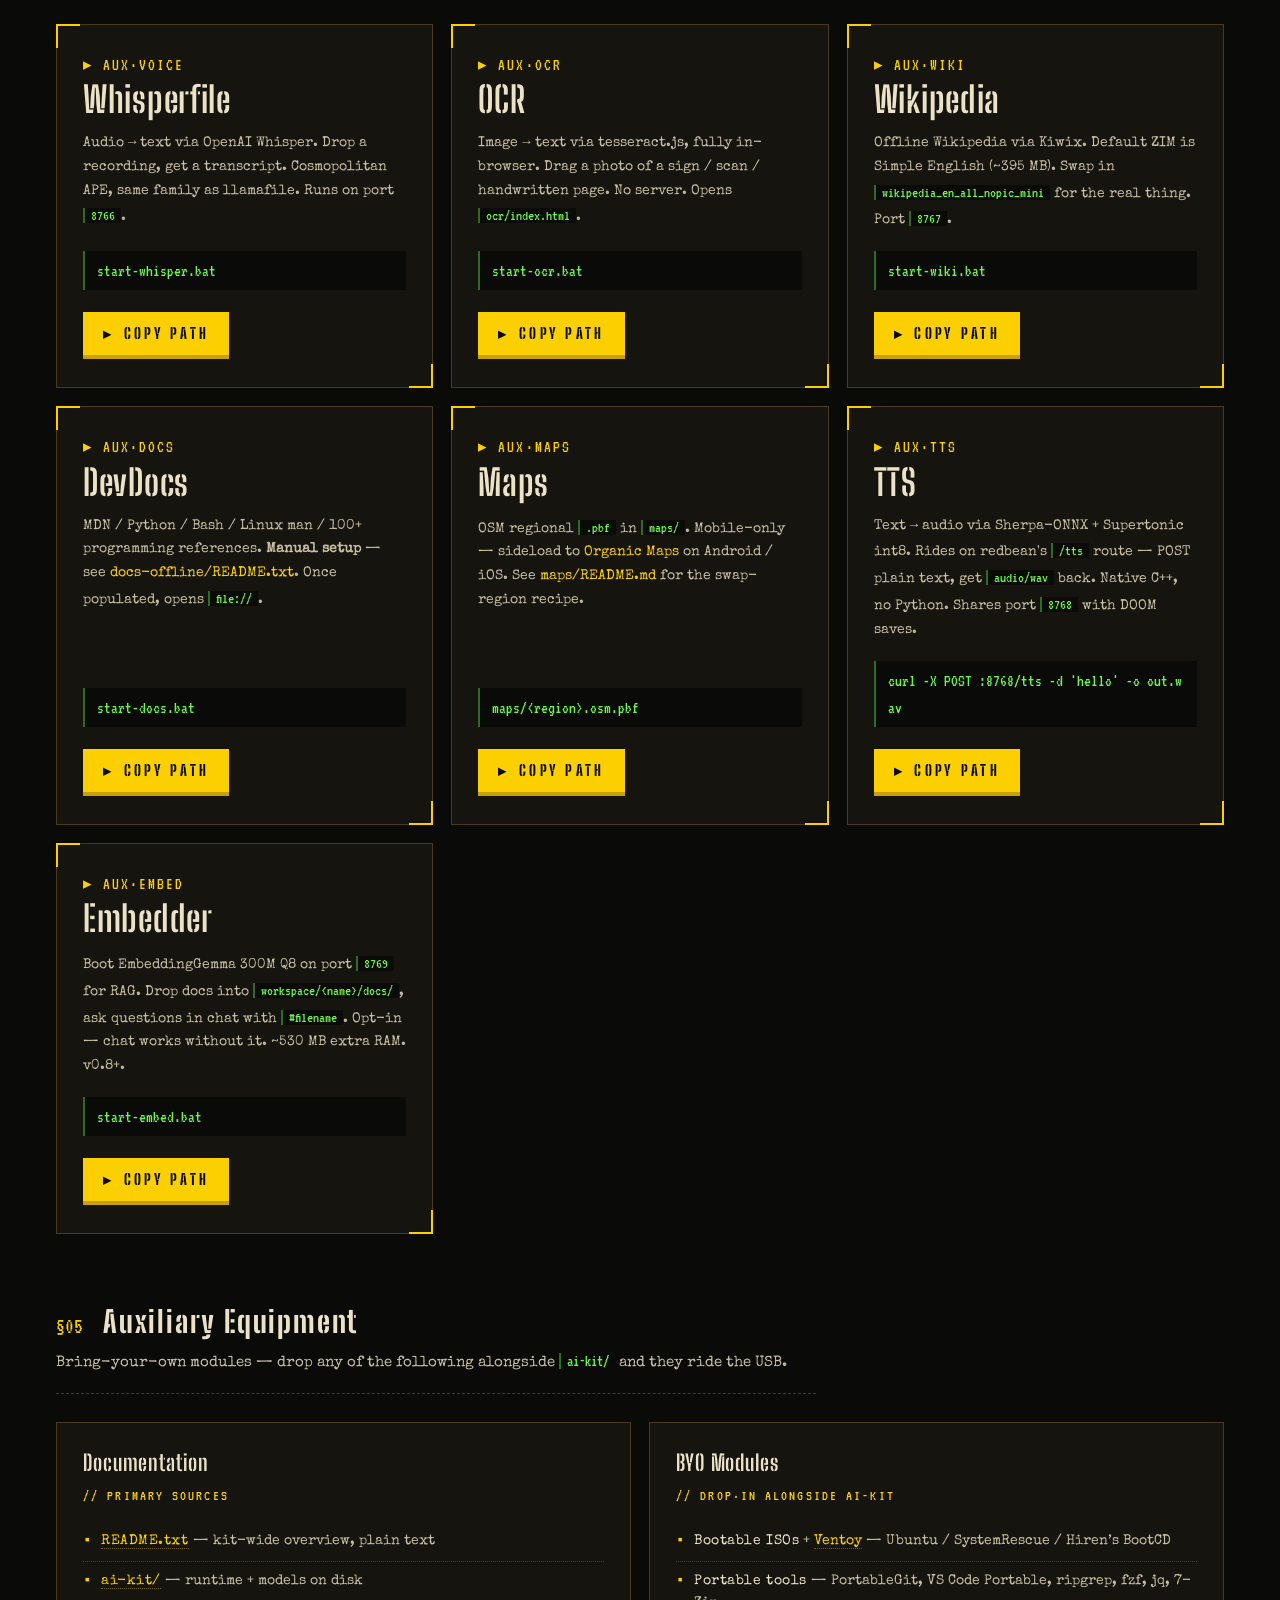
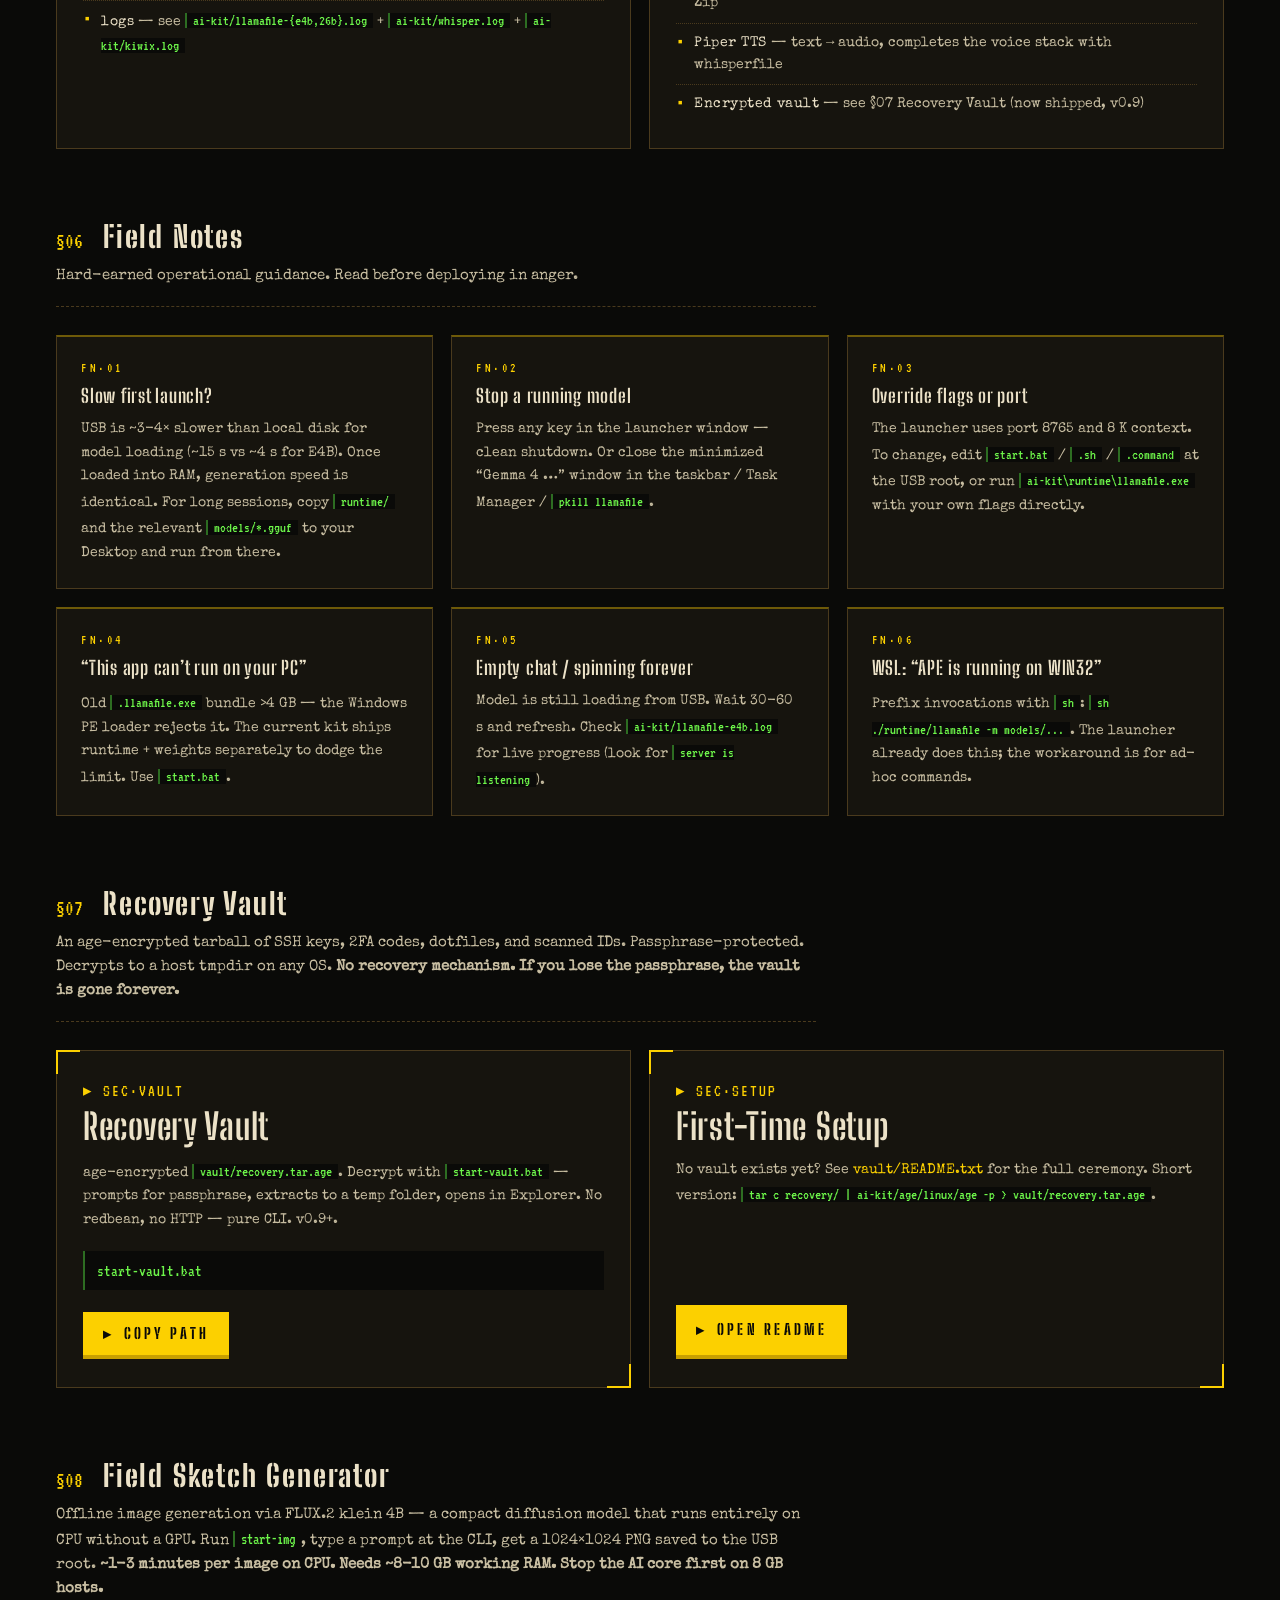
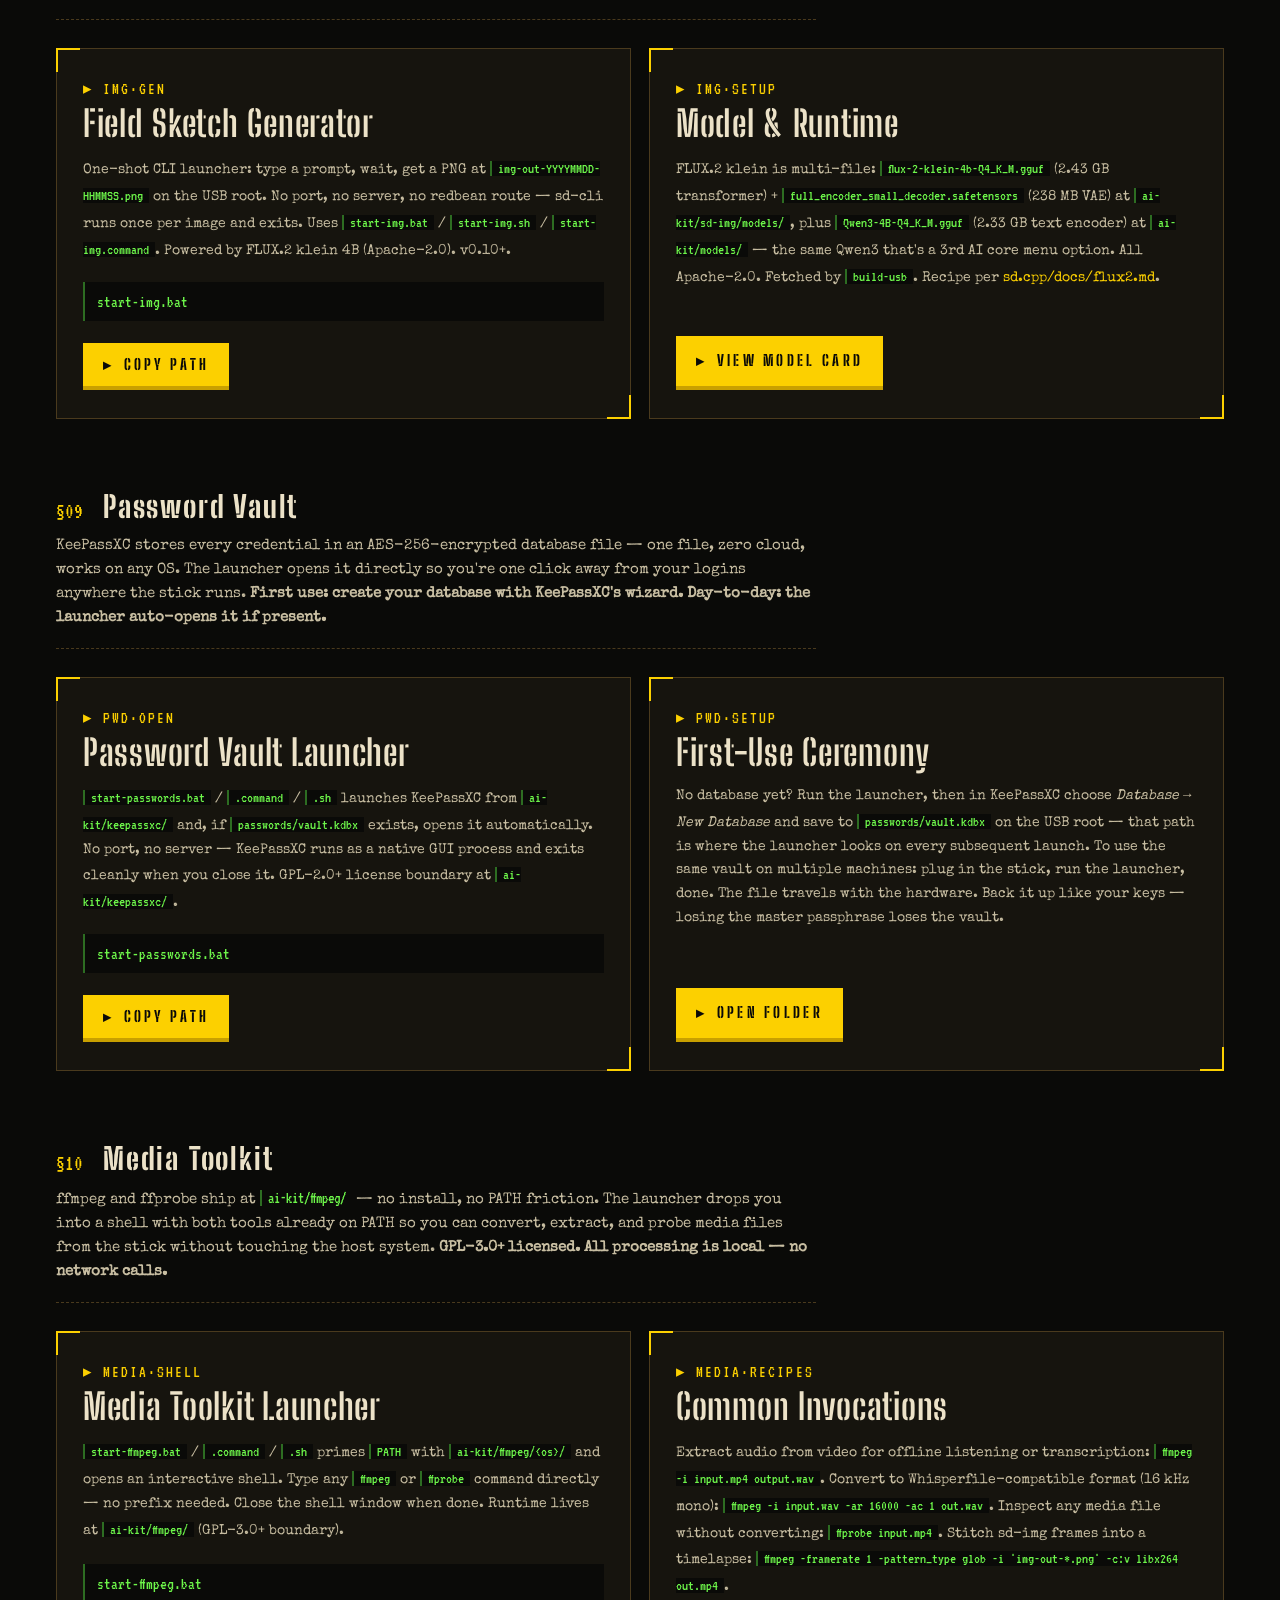
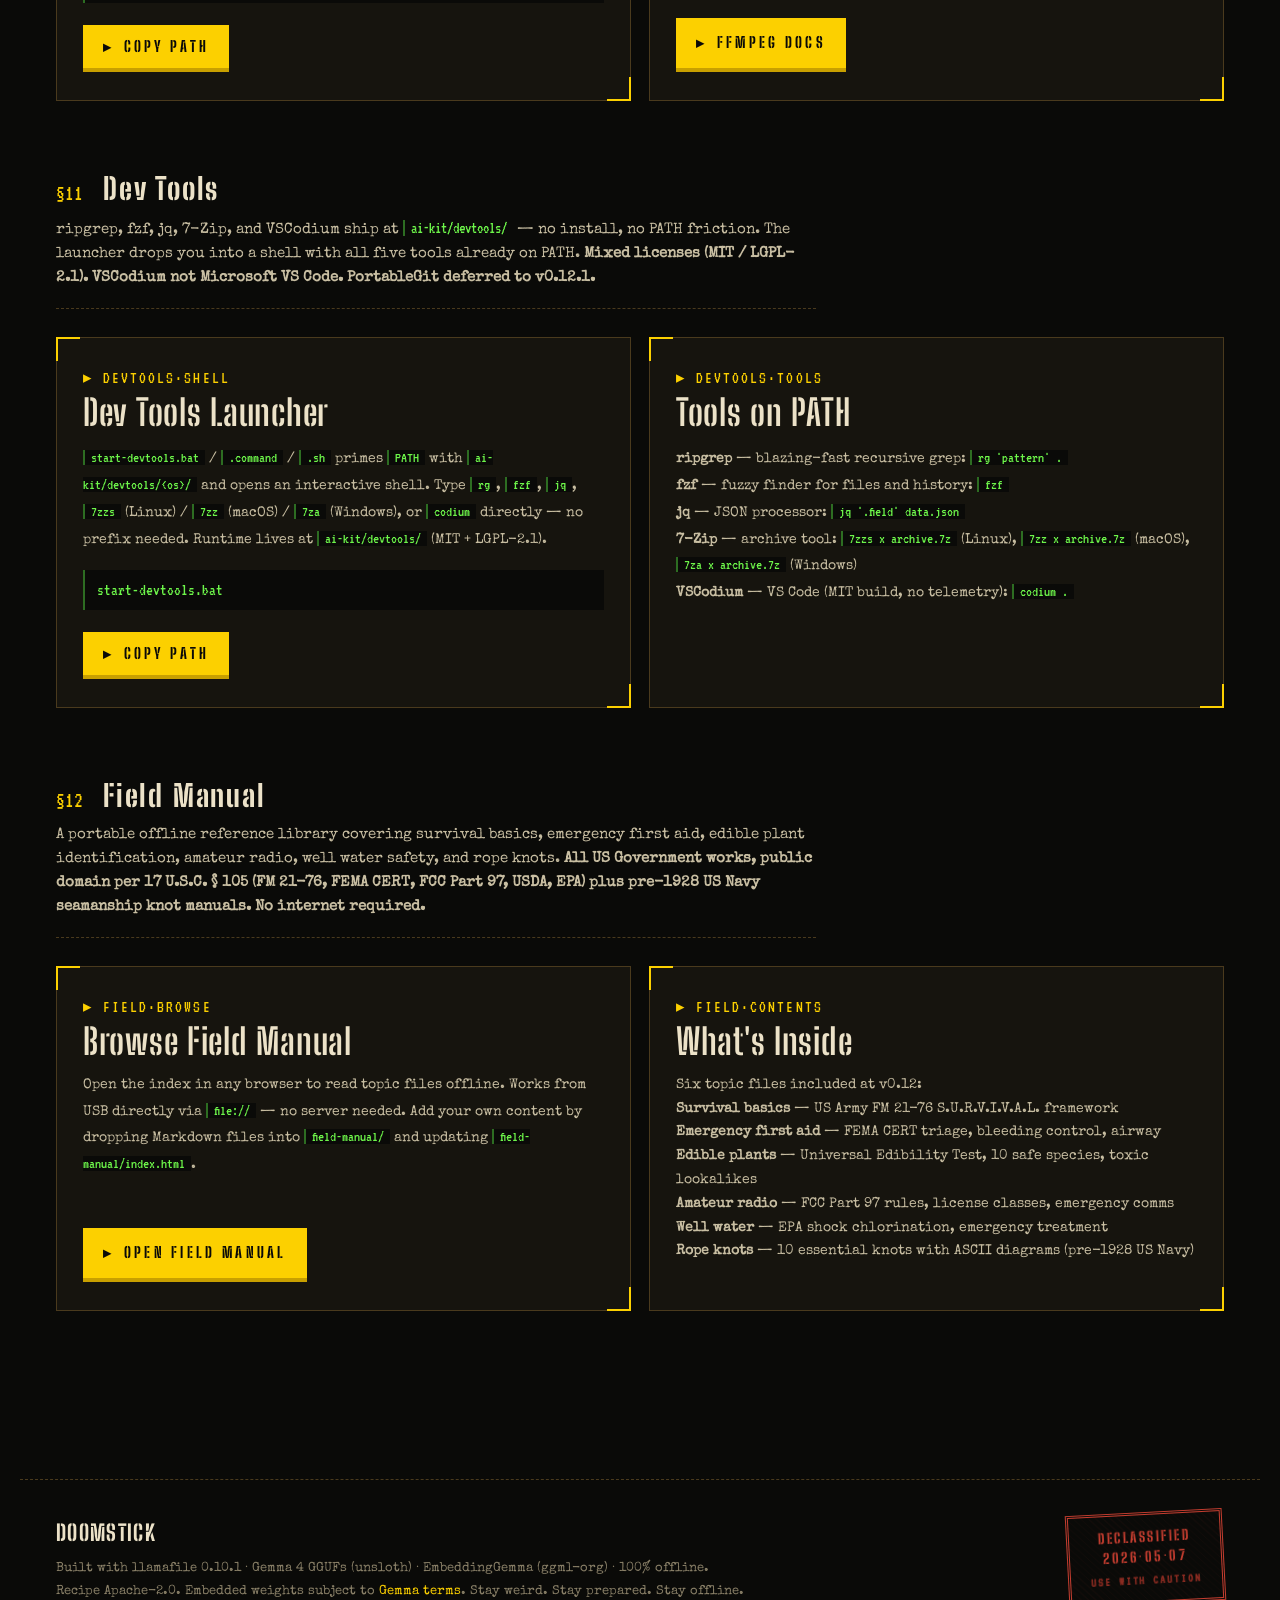
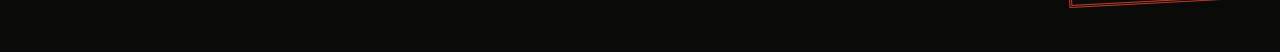
<file: dashboard/index.html>
<!doctype html>
<html lang="en">
<head>
<meta charset="utf-8">
<meta name="viewport" content="width=device-width, initial-scale=1">
<title>DOOMSTICK · Offline Emergency Assistance Network</title>
<meta name="description" content="Portable offline AI kit. Two Gemma 4 models on a USB. Plug in, double-click, chat. No internet, no install, no GPU.">

<!-- Online fonts. For fully air-gapped USBs, replace with self-hosted .woff2 files. -->
<link rel="preconnect" href="https://fonts.googleapis.com">
<link rel="preconnect" href="https://fonts.gstatic.com" crossorigin>
<link href="https://fonts.googleapis.com/css2?family=Big+Shoulders+Stencil+Display:wght@700;800;900&family=Special+Elite&family=JetBrains+Mono:wght@400;500;700&family=VT323&display=swap" rel="stylesheet">

<style>
/* ============================================================
   DOOMSTICK · stylesheet
   palette · void / paper / hazard yellow / phosphor / blood
   typography · stencil headers, typewriter narrative, CRT data
   ============================================================ */

:root {
  --void:        #0a0a08;
  --ink:         #110f0b;
  --asphalt:     #16140e;
  --steel:       #1f1d16;
  --rust-edge:   #4a3a1d;
  --rust-deep:   #2a2010;

  --paper:       #ece2c8;
  --bone:        #c8bea2;
  --bone-dim:    #8a8068;

  --rad:         #fcd000;          /* hazard yellow */
  --rad-deep:    #c8a000;
  --rad-shadow:  rgba(252,208,0,0.18);
  --rad-dim:     #6e5a08;

  --blood:       #c63d2f;
  --blood-deep:  #8a2a20;

  --phos:        #6df54a;
  --phos-deep:   #2d6d22;
  --phos-shadow: rgba(109,245,74,0.22);

  --font-stencil: "Big Shoulders Stencil Display", "Stencil Std", "Impact", sans-serif;
  --font-display: "Special Elite", "Courier Prime", "Courier New", monospace;
  --font-body:    "JetBrains Mono", "Cascadia Code", "Consolas", "SF Mono", "Menlo", monospace;
  --font-crt:     "VT323", "Lucida Console", "Courier New", monospace;
}

* { box-sizing: border-box; }

html, body {
  margin: 0;
  padding: 0;
  background: var(--void);
  color: var(--paper);
}

body {
  font-family: var(--font-body);
  font-size: 14px;
  line-height: 1.6;
  min-height: 100vh;
  overflow-x: hidden;

  /* Subtle film grain + a hint of yellow/red atmospheric tint */
  background-color: var(--void);
  background-image:
    url("data:image/svg+xml;utf8,<svg xmlns='http://www.w3.org/2000/svg' width='180' height='180'><filter id='n'><feTurbulence type='fractalNoise' baseFrequency='0.9' numOctaves='2' stitchTiles='stitch'/><feColorMatrix values='0 0 0 0 0  0 0 0 0 0  0 0 0 0 0  0 0 0 0.07 0'/></filter><rect width='100%25' height='100%25' filter='url(%23n)'/></svg>"),
    radial-gradient(ellipse at 18% 0%, rgba(252,208,0,0.03), transparent 45%),
    radial-gradient(ellipse at 88% 100%, rgba(198,61,47,0.025), transparent 50%);
  background-attachment: fixed;
}

/* CRT scanlines — subtle, fixed overlay */
body::before {
  content: "";
  position: fixed;
  inset: 0;
  background-image: repeating-linear-gradient(
    to bottom,
    transparent 0,
    transparent 2px,
    rgba(0,0,0,0.18) 2px,
    rgba(0,0,0,0.18) 3px
  );
  pointer-events: none;
  z-index: 1000;
  mix-blend-mode: multiply;
}

/* Vignette */
body::after {
  content: "";
  position: fixed;
  inset: 0;
  box-shadow: inset 0 0 240px rgba(0,0,0,0.8);
  pointer-events: none;
  z-index: 999;
}

/* Selection */
::selection { background: var(--rad); color: var(--void); }

/* Default link */
a { color: var(--rad); text-decoration: none; }
a:hover { color: var(--paper); }

code {
  font-family: var(--font-crt);
  background: var(--void);
  color: var(--phos);
  padding: 0 6px;
  font-size: 1.08em;
  border-left: 2px solid var(--phos-deep);
}

/* ===== EMERGENCY BROADCAST BAR =================================== */

.ebs {
  position: relative;
  background: var(--void);
}

.ebs-stripes {
  height: 14px;
  background: repeating-linear-gradient(
    -45deg,
    var(--rad) 0 14px,
    var(--void) 14px 28px
  );
}

.ebs-bar {
  display: flex;
  align-items: center;
  gap: 20px;
  padding: 12px 28px;
  background: var(--void);
  border-top: 1px solid var(--rad-dim);
  border-bottom: 1px solid var(--rad-dim);
  font-family: var(--font-display);
  text-transform: uppercase;
  letter-spacing: 0.18em;
  color: var(--rad);
  font-size: 12px;
}

.ebs-mark {
  font-size: 22px;
  filter: drop-shadow(0 0 8px var(--rad-shadow));
  line-height: 1;
}

.ebs-title {
  flex: 1;
  text-align: center;
}

.ebs-meta {
  font-family: var(--font-body);
  font-size: 11px;
  color: var(--bone);
  letter-spacing: 0.12em;
  white-space: nowrap;
}

/* ===== HERO ====================================================== */

.hero {
  max-width: 1240px;
  margin: 0 auto;
  padding: 64px 36px 32px;
  display: grid;
  grid-template-columns: 1fr auto;
  gap: 56px;
  align-items: center;
  position: relative;
}

.hero-glyph {
  width: 220px;
  height: 220px;
  flex-shrink: 0;
  filter: drop-shadow(0 0 28px var(--rad-shadow));
  animation: glow 4s ease-in-out infinite;
}

@keyframes glow {
  0%, 100% { filter: drop-shadow(0 0 22px var(--rad-shadow)); }
  50%      { filter: drop-shadow(0 0 44px rgba(252,208,0,0.45)); }
}

.title-block {
  position: relative;
  min-width: 0;
}

.callout-bar {
  display: flex;
  gap: 14px;
  margin-bottom: 14px;
  font-family: var(--font-crt);
  font-size: 16px;
  letter-spacing: 0.14em;
  color: var(--bone-dim);
  text-transform: uppercase;
}

.callout-bar .sep { color: var(--rust-edge); }
.callout-bar .live { color: var(--rad); }

h1.doomstick {
  font-family: var(--font-stencil);
  font-weight: 900;
  font-size: clamp(64px, 12vw, 168px);
  line-height: 0.88;
  margin: 0;
  color: var(--paper);
  letter-spacing: -0.005em;
  position: relative;
  text-transform: none;
  /* faint chromatic offset — RGB drift like a knackered CRT */
  text-shadow:
    1px 0 0 var(--blood),
   -1px 0 0 var(--phos);
}

.doomstick-tagline {
  margin: 18px 0 0;
  font-family: var(--font-display);
  color: var(--rad);
  font-size: 14px;
  letter-spacing: 0.28em;
  text-transform: uppercase;
}

.doomstick-tagline::before { content: "▸ "; color: var(--paper); }

.quotation {
  margin: 22px 0 0;
  max-width: 560px;
  font-family: var(--font-display);
  color: var(--bone);
  font-size: 15px;
  line-height: 1.75;
  border-left: 3px solid var(--rad-dim);
  padding: 4px 0 4px 18px;
}

.quotation .attribution {
  display: block;
  margin-top: 8px;
  font-size: 11px;
  color: var(--bone-dim);
  letter-spacing: 0.18em;
  text-transform: uppercase;
}

/* status rack — three little LEDs that read like a hardware panel */
.status-rack {
  margin-top: 30px;
  display: flex;
  flex-wrap: wrap;
  gap: 10px 24px;
  font-family: var(--font-crt);
  font-size: 19px;
  color: var(--bone);
  letter-spacing: 0.04em;
}

.status {
  display: inline-flex;
  align-items: center;
  gap: 10px;
}

.led {
  width: 11px;
  height: 11px;
  border-radius: 50%;
  flex: 0 0 11px;
  display: inline-block;
  box-shadow: 0 0 8px currentColor, inset 0 0 4px rgba(0,0,0,0.5);
}

.led.red    { background: var(--blood); color: var(--blood); animation: pulse-slow 2.4s steps(1) infinite; }
.led.amber  { background: var(--rad);   color: var(--rad);   }
.led.green  { background: var(--phos);  color: var(--phos);  animation: pulse-fast 1.4s steps(1) infinite; }
.led.dark   { background: var(--rust-deep); color: var(--rust-deep); box-shadow: inset 0 0 4px rgba(0,0,0,0.7); }

@keyframes pulse-fast { 0%,70% { opacity: 1; } 71%,100% { opacity: 0.3; } }
@keyframes pulse-slow { 0%,55% { opacity: 1; } 56%,100% { opacity: 0.45; } }

.status .label {
  color: var(--bone);
}

.status .read {
  color: var(--bone-dim);
}

.status[data-state="lost"]    .read { color: var(--blood); }
.status[data-state="armed"]   .read { color: var(--phos); }
.status[data-state="usb"]     .read { color: var(--rad); }
.status[data-state="standby"] .read { color: var(--bone-dim); }

/* ===== HAZARD DIVIDERS =========================================== */

.hazard-divider {
  height: 14px;
  background: repeating-linear-gradient(
    -45deg,
    var(--rad) 0 14px,
    var(--void) 14px 28px
  );
  margin: 24px 0 0;
}

.thin-divider {
  height: 1px;
  background: repeating-linear-gradient(
    to right,
    var(--rust-edge) 0 8px,
    transparent 8px 14px
  );
  margin: 22px 0;
}

/* ===== MAIN ====================================================== */

main {
  max-width: 1240px;
  margin: 0 auto;
  padding: 56px 36px 32px;
}

section {
  margin-bottom: 72px;
}

.section-title {
  font-family: var(--font-stencil);
  font-weight: 800;
  font-size: 30px;
  letter-spacing: 0.06em;
  color: var(--paper);
  margin: 0 0 4px;
  display: flex;
  align-items: baseline;
  gap: 20px;
  line-height: 1;
}

.section-title .num {
  font-family: var(--font-crt);
  font-size: 22px;
  color: var(--rad);
  letter-spacing: 0;
  font-weight: normal;
  line-height: 1;
}

.section-lede {
  font-family: var(--font-display);
  color: var(--bone);
  font-size: 15px;
  max-width: 760px;
  margin: 12px 0 28px;
  padding-bottom: 18px;
  border-bottom: 1px dashed var(--rust-edge);
}

/* ===== BRIEFING (TRANSMISSION) =================================== */

.briefing {
  background: var(--asphalt);
  border: 1px solid var(--rust-edge);
  border-left: 3px solid var(--rad);
  padding: 28px 30px;
  position: relative;
  font-family: var(--font-display);
  color: var(--bone);
  line-height: 1.85;
  font-size: 15px;
}

.briefing::before {
  content: "INCOMING TRANSMISSION";
  position: absolute;
  top: -10px;
  left: 24px;
  background: var(--void);
  padding: 2px 12px;
  font-family: var(--font-display);
  font-size: 11px;
  color: var(--rad);
  letter-spacing: 0.26em;
}

.briefing strong { color: var(--paper); font-weight: normal; border-bottom: 1px dotted var(--rad-dim); }

.briefing .signoff {
  display: block;
  margin-top: 16px;
  font-family: var(--font-crt);
  font-size: 16px;
  color: var(--bone-dim);
  letter-spacing: 0.1em;
}

/* ===== GRID ====================================================== */

.grid {
  display: grid;
  gap: 18px;
}

.grid-3 { grid-template-columns: repeat(auto-fit, minmax(280px, 1fr)); }
.grid-2 { grid-template-columns: repeat(auto-fit, minmax(320px, 1fr)); }

/* ===== TERMINAL CARD (launchers) ================================= */

.terminal {
  position: relative;
  background: var(--asphalt);
  border: 1px solid var(--rust-edge);
  padding: 26px 26px 28px;
  display: flex;
  flex-direction: column;
  transition: transform 0.18s ease, border-color 0.18s ease, background 0.18s ease;
}

.terminal::before, .terminal::after {
  content: "";
  position: absolute;
  width: 22px;
  height: 22px;
  pointer-events: none;
  transition: border-color 0.18s ease;
}
.terminal::before {
  top: -1px; left: -1px;
  border-top: 2px solid var(--rad);
  border-left: 2px solid var(--rad);
}
.terminal::after {
  bottom: -1px; right: -1px;
  border-bottom: 2px solid var(--rad);
  border-right: 2px solid var(--rad);
}
.terminal:hover {
  transform: translate(-2px, -2px);
  background: var(--steel);
  border-color: var(--rad);
}

.terminal-tag {
  font-family: var(--font-crt);
  font-size: 17px;
  color: var(--rad);
  letter-spacing: 0.12em;
  margin-bottom: 4px;
}

.terminal-name {
  font-family: var(--font-stencil);
  font-weight: 700;
  font-size: 36px;
  color: var(--paper);
  margin: 0 0 14px;
  letter-spacing: 0.02em;
  line-height: 1;
}

.terminal-desc {
  font-family: var(--font-display);
  font-size: 14px;
  color: var(--bone);
  flex: 1;
  margin: 0 0 18px;
  line-height: 1.7;
}

.terminal-cmd {
  font-family: var(--font-crt);
  font-size: 17px;
  color: var(--phos);
  background: var(--void);
  padding: 6px 12px;
  border-left: 2px solid var(--phos-deep);
  display: inline-block;
  margin-bottom: 22px;
  word-break: break-all;
}

.terminal-action {
  align-self: flex-start;
  font-family: var(--font-stencil);
  font-weight: 800;
  font-size: 15px;
  letter-spacing: 0.22em;
  text-transform: uppercase;
  color: var(--void);
  background: var(--rad);
  padding: 12px 20px;
  text-decoration: none;
  border: none;
  border-bottom: 4px solid var(--rad-deep);
  cursor: pointer;
  transition: transform 0.08s ease, background 0.15s ease, border-color 0.15s ease, color 0.15s ease;
  position: relative;
  /* button reset (in case rendered as <button>) */
  appearance: none;
  -webkit-appearance: none;
  font-family: var(--font-stencil); /* re-assert; some browsers reset font on button */
}
.terminal-action::before {
  content: "▸  ";
  font-family: var(--font-crt);
}
.terminal-action:hover {
  background: var(--paper);
  border-bottom-color: var(--rust-edge);
  color: var(--void);
}
.terminal-action.copied {
  background: var(--phos);
  border-bottom-color: var(--phos-deep);
  color: var(--void);
}
.terminal-action.copied::before {
  content: "✓  ";
}
.terminal-action.fail {
  background: var(--blood);
  border-bottom-color: var(--blood-deep);
  color: var(--paper);
}
.terminal-action.fail::before {
  content: "✗  ";
}
.terminal-action:active {
  transform: translateY(3px);
  border-bottom-width: 1px;
}

/* ===== WEAPON CARD (payload manifest) ============================ */

.weapon {
  background: var(--asphalt);
  border: 1px solid var(--rust-edge);
  position: relative;
  overflow: hidden;
  transition: border-color 0.2s ease;
}

.weapon::after {
  /* faint trefoil watermark, only visible on hover */
  content: "";
  position: absolute;
  right: -40px;
  bottom: -40px;
  width: 180px;
  height: 180px;
  background-image: url("data:image/svg+xml;utf8,<svg xmlns='http://www.w3.org/2000/svg' viewBox='-100 -100 200 200'><defs><path id='b' d='M 20.78 -12 A 24 24 0 0 1 20.78 12 L 76.21 44 A 88 88 0 0 0 76.21 -44 Z'/></defs><g fill='%23fcd000'><use href='%23b' transform='rotate(-90)'/><use href='%23b' transform='rotate(30)'/><use href='%23b' transform='rotate(150)'/><circle r='12'/></g></svg>");
  background-size: contain;
  background-repeat: no-repeat;
  opacity: 0;
  transition: opacity 0.3s ease;
  pointer-events: none;
}

.weapon:hover { border-color: var(--rad-dim); }
.weapon:hover::after { opacity: 0.07; }

.weapon-header {
  background: var(--steel);
  border-bottom: 1px dashed var(--rust-edge);
  padding: 12px 22px;
  display: flex;
  align-items: baseline;
  gap: 14px;
  font-family: var(--font-crt);
}

.weapon-header .callsign {
  font-size: 14px;
  color: var(--bone-dim);
  letter-spacing: 0.18em;
}

.weapon-header .codename {
  font-size: 19px;
  color: var(--rad);
  letter-spacing: 0.06em;
  margin-left: auto;
}

.weapon-body {
  padding: 22px 26px 26px;
  position: relative;
  z-index: 1;
}

.weapon-specs {
  display: grid;
  grid-template-columns: max-content 1fr;
  gap: 6px 22px;
  margin: 0 0 18px;
  padding: 14px 18px;
  background: var(--void);
  border-left: 2px solid var(--rad-dim);
  font-family: var(--font-crt);
  font-size: 17px;
  line-height: 1.4;
}

.weapon-specs dt {
  color: var(--bone-dim);
  letter-spacing: 0.1em;
}

.weapon-specs dd {
  margin: 0;
  color: var(--paper);
}

.weapon-brief {
  font-family: var(--font-display);
  font-size: 14px;
  color: var(--bone);
  margin: 0 0 18px;
  line-height: 1.7;
}

/* Stamps — declassified-document style */
.stamp {
  display: inline-block;
  font-family: var(--font-stencil);
  font-weight: 800;
  font-size: 13px;
  letter-spacing: 0.22em;
  text-transform: uppercase;
  border: 2.5px solid currentColor;
  padding: 5px 12px 4px;
  transform: rotate(-3deg);
  opacity: 0.9;
  position: relative;
  user-select: none;
}
.stamp.green { color: var(--phos); }
.stamp.amber { color: var(--rad); }
.stamp.red   { color: var(--blood); }
.stamp.bone  { color: var(--bone); }

/* ===== DOCS / AUXILIARY ========================================== */

.support-card {
  background: var(--asphalt);
  border: 1px solid var(--rust-edge);
  padding: 22px 26px 24px;
}

.support-card h3 {
  margin: 0 0 4px;
  font-family: var(--font-stencil);
  font-weight: 700;
  font-size: 22px;
  color: var(--paper);
  letter-spacing: 0.04em;
}

.support-card .meta {
  font-family: var(--font-crt);
  font-size: 15px;
  color: var(--rad);
  margin-bottom: 14px;
  letter-spacing: 0.14em;
  text-transform: uppercase;
}

.support-card ul {
  list-style: none;
  margin: 0;
  padding: 0;
  font-size: 14px;
  font-family: var(--font-display);
  color: var(--bone);
}

.support-card li {
  padding: 8px 0 8px 18px;
  border-bottom: 1px dotted var(--rust-edge);
  position: relative;
}

.support-card li::before {
  content: "▪";
  position: absolute;
  left: 0;
  color: var(--rad);
}

.support-card li:last-child { border-bottom: 0; }
.support-card li strong { color: var(--paper); font-weight: normal; letter-spacing: 0.04em; }

.support-card a {
  border-bottom: 1px dotted var(--rad-dim);
}

/* ===== FIELD NOTES =============================================== */

.field-note {
  background: var(--asphalt);
  border: 1px solid var(--rust-edge);
  border-top: 2px solid var(--rad-dim);
  padding: 20px 24px 22px;
  position: relative;
}

.field-note .note-num {
  font-family: var(--font-crt);
  font-size: 14px;
  color: var(--rad);
  letter-spacing: 0.18em;
  margin-bottom: 6px;
}

.field-note h3 {
  margin: 0 0 10px;
  font-family: var(--font-stencil);
  font-weight: 700;
  font-size: 19px;
  color: var(--paper);
  letter-spacing: 0.04em;
  line-height: 1.2;
}

.field-note p {
  margin: 0;
  font-family: var(--font-display);
  font-size: 13.5px;
  color: var(--bone);
  line-height: 1.75;
}

/* ===== FOOTER ==================================================== */

footer {
  max-width: 1240px;
  margin: 64px auto 0;
  padding: 32px 36px 48px;
  border-top: 1px dashed var(--rust-edge);
  display: grid;
  grid-template-columns: 1fr auto;
  gap: 32px;
  align-items: center;
}

.foot-meta {
  font-family: var(--font-display);
  font-size: 13px;
  color: var(--bone-dim);
  line-height: 1.8;
}

.foot-meta strong {
  display: block;
  font-family: var(--font-stencil);
  font-weight: 800;
  font-size: 22px;
  color: var(--paper);
  letter-spacing: 0.06em;
  margin-bottom: 4px;
}

.declass-stamp {
  font-family: var(--font-stencil);
  font-weight: 800;
  color: var(--blood);
  border: 3px double var(--blood);
  padding: 12px 20px;
  transform: rotate(-3deg);
  letter-spacing: 0.18em;
  text-transform: uppercase;
  font-size: 14px;
  text-align: center;
  line-height: 1.45;
  flex-shrink: 0;
  background:
    repeating-linear-gradient(
      45deg,
      transparent 0 4px,
      rgba(198,61,47,0.04) 4px 5px
    );
}

.declass-stamp small {
  display: block;
  font-family: var(--font-crt);
  font-size: 12px;
  color: var(--blood-deep);
  margin-top: 4px;
  letter-spacing: 0.16em;
}

/* ===== STAGGERED ENTRANCE ======================================== */

.stagger > * {
  opacity: 0;
  animation: rise 0.55s ease forwards;
}
.stagger > :nth-child(1) { animation-delay: 0.08s; }
.stagger > :nth-child(2) { animation-delay: 0.18s; }
.stagger > :nth-child(3) { animation-delay: 0.28s; }
.stagger > :nth-child(4) { animation-delay: 0.38s; }
.stagger > :nth-child(5) { animation-delay: 0.48s; }

@keyframes rise {
  from { opacity: 0; transform: translateY(10px); }
  to   { opacity: 1; transform: translateY(0); }
}

/* respect reduced-motion */
@media (prefers-reduced-motion: reduce) {
  *, *::before, *::after {
    animation: none !important;
    transition: none !important;
  }
}

/* ===== RESPONSIVE ================================================ */

@media (max-width: 880px) {
  .hero {
    grid-template-columns: 1fr;
    padding: 36px 24px 24px;
    gap: 24px;
  }
  .hero-glyph {
    width: 130px;
    height: 130px;
    order: -1;
    margin: 0 auto;
  }
  .ebs-bar {
    flex-wrap: wrap;
    padding: 10px 18px;
    gap: 10px;
    font-size: 11px;
  }
  .ebs-meta { width: 100%; text-align: center; }
  .status-rack { gap: 8px 18px; font-size: 17px; }
  main { padding: 32px 22px 24px; }
  section { margin-bottom: 52px; }
  .section-title { font-size: 26px; }
  footer { grid-template-columns: 1fr; padding: 28px 22px 36px; }
  .declass-stamp { justify-self: start; }
}

@media (max-width: 480px) {
  h1.doomstick { font-size: 56px; }
  .terminal-name { font-size: 30px; }
}

/* ===== MOBILE MODE ===============================================
   Visibility flipped by body.mobile-mode (set by JS on touch-primary
   devices via pointer:coarse + UA fallback). Desktop default keeps
   mobile-only sections hidden. */

.mobile-only { display: none; }
body.mobile-mode .mobile-only { display: block; }
body.mobile-mode .desktop-only { display: none; }

/* App-store button row beneath a mobile field-kit card. Flex
   distributes the F-Droid / Play / App Store buttons across the card. */
.mobile-store-row {
  display: flex;
  flex-wrap: wrap;
  gap: 8px;
  margin-top: 4px;
}
.mobile-store-row .terminal-action {
  flex: 1 1 auto;
  text-align: center;
  font-size: 12px;
  letter-spacing: 0.14em;
  padding: 12px 14px;
  min-width: 80px;
}
.mobile-store-row .terminal-action::before { content: ""; }

/* Solo-action mobile cards (OCR, DOOM, DevDocs — static pages on the
   same USB) get one full-width tap target instead of three. */
.mobile-card .terminal-action.solo {
  align-self: stretch;
  text-align: center;
  font-size: 14px;
}

/* In mobile mode, drop the desktop translate-on-hover (sticky :hover
   on touchscreens leaves the card looking stuck) and grow tap targets. */
body.mobile-mode .terminal:hover {
  transform: none;
  background: var(--asphalt);
  border-color: var(--rust-edge);
}
body.mobile-mode .terminal-action { padding: 14px 22px; }

/* AI CORE LED reads "mobile" instead of polling 8765 — no llamafile
   running on the phone, so the indicator points at PocketPal/etc. */
.status[data-state="mobile"] .read { color: var(--rad); }

/* Path hint slug under the mobile-card description — slimmer than the
   regular terminal-cmd block; hints at the on-USB path, not a literal
   one to copy (Android USB-OTG mount paths vary by device). */
.path-hint {
  font-family: var(--font-crt);
  font-size: 14px;
  color: var(--bone-dim);
  letter-spacing: 0.04em;
  margin: -8px 0 14px;
}
.path-hint code {
  background: transparent;
  border-left: 0;
  padding: 0;
  color: var(--phos);
  font-size: inherit;
}

/* Mobile field notes use the same .field-note shell — only the
   numbering differs (FN·M01 vs FN·01). No new styles needed. */
</style>
</head>
<body>

<!-- ============== EMERGENCY BROADCAST ============== -->

<div class="ebs" role="banner">
  <div class="ebs-stripes" aria-hidden="true"></div>
  <div class="ebs-bar">
    <span class="ebs-mark" aria-hidden="true">☢</span>
    <span class="ebs-title">Doomstick · Offline Emergency Assistance Network</span>
    <span class="ebs-meta">v0·10·0 / 2026·05·10 / 127.0.0.1:8765</span>
  </div>
  <div class="ebs-stripes" aria-hidden="true"></div>
</div>

<!-- ============== HERO ============== -->

<header class="hero">
  <div class="title-block">
    <div class="callout-bar">
      <span class="live">◉ live</span>
      <span class="sep">/</span>
      <span>Cosmopolitan APE</span>
      <span class="sep">/</span>
      <span>cpu-only</span>
      <span class="sep">/</span>
      <span>28.5 GB on stick</span>
    </div>
    <h1 class="doomstick">DOOMSTICK</h1>
    <p class="doomstick-tagline">Portable Offline AI Kit · For when the grid is down</p>

    <p class="quotation">
      “When the cell towers go quiet and the cloud forgets your name,
      the bunker still has answers.”
      <span class="attribution">— anonymous · 2 a.m. · three-day blackout</span>
    </p>

    <div class="status-rack" id="status-rack">
      <div class="status" data-state="lost">
        <span class="led red" aria-hidden="true"></span>
        <span class="label">NETWORK</span>
        <span class="read">[lost]</span>
      </div>
      <div class="status" data-state="usb">
        <span class="led amber" aria-hidden="true"></span>
        <span class="label">POWER</span>
        <span class="read">[usb · D:\]</span>
      </div>
      <div class="status" id="ai-status" data-state="standby">
        <span class="led red" aria-hidden="true"></span>
        <span class="label">AI&nbsp;CORE</span>
        <span class="read">[stand·by]</span>
      </div>
    </div>
  </div>

  <!-- Radiation trefoil — geometric ISO trefoil, drawn from one rotated blade -->
  <svg class="hero-glyph" viewBox="-100 -100 200 200" aria-hidden="true">
    <defs>
      <path id="trefoil-blade" d="M 20.78 -12
                                   A 24 24 0 0 1 20.78 12
                                   L 76.21 44
                                   A 88 88 0 0 0 76.21 -44 Z"/>
    </defs>
    <!-- outer dashed ring -->
    <circle cx="0" cy="0" r="93" fill="none"
            stroke="var(--rad)" stroke-width="1.5"
            stroke-dasharray="2 6" opacity="0.55"/>
    <!-- inner thin ring -->
    <circle cx="0" cy="0" r="20" fill="none"
            stroke="var(--rad)" stroke-width="1" opacity="0.35"/>
    <!-- three blades + central disc -->
    <g fill="var(--rad)">
      <use href="#trefoil-blade" transform="rotate(-90)"/>
      <use href="#trefoil-blade" transform="rotate(30)"/>
      <use href="#trefoil-blade" transform="rotate(150)"/>
      <circle r="12"/>
    </g>
  </svg>
</header>

<div class="hazard-divider" aria-hidden="true"></div>

<main>

<!-- ============== §01 BRIEFING ============== -->

<section class="desktop-only">
  <h2 class="section-title"><span class="num">§01</span>Briefing</h2>
  <div class="briefing">
    Double-click the launcher for your operating system below. A console window opens, you pick a model,
    the model loads, and the chat UI opens at <a href="http://127.0.0.1:8765">127.0.0.1:8765</a>.
    Only <strong>one model runs at a time</strong> — to switch, press any key in the launcher window
    to terminate, then run the launcher again. Everything happens locally; no telemetry leaves the host.
    <span class="signoff">/// END TRANSMISSION ///</span>
  </div>
</section>

<section class="mobile-only">
  <h2 class="section-title"><span class="num">§01</span>Briefing</h2>
  <div class="briefing">
    You're on a phone — desktop launchers don't apply here. Scroll to the <strong>Mobile Field Kit</strong>
    below: each card points at the right consumer app for one capability the kit ships
    (Wikipedia ZIM, OSM region, GGUF model, OCR, DOOM). Install the apps once, then the
    USB's data files travel with you. Two pages on the kit work directly in this browser:
    <a href="ocr/index.html">OCR</a> and <a href="doom/index.html">DOOM</a> — no app needed.
    <span class="signoff">/// END TRANSMISSION ///</span>
  </div>
</section>

<!-- ============== §02 INITIATION DEVICES (DESKTOP) ============== -->

<section class="desktop-only">
  <h2 class="section-title"><span class="num">§02</span>Initiation Devices</h2>
  <p class="section-lede">Three terminals, one mission. Pick your platform and double-click. The launcher kills any orphan llamafile, runs the model minimized, and pops the chat tab when it’s ready.</p>

  <div class="grid grid-3 stagger">

    <article class="terminal">
      <span class="terminal-tag">▸ NODE-WIN</span>
      <h3 class="terminal-name">Windows</h3>
      <p class="terminal-desc">Double-click <code>start.bat</code> in File Explorer — easiest. Or hit the button below to copy its path, then paste into the address bar / <code>Win+R</code> Run.</p>
      <code class="terminal-cmd" data-cmd-for="start.bat">start.bat</code>
      <button class="terminal-action" type="button" data-copy-path="start.bat">Copy Path</button>
    </article>

    <article class="terminal">
      <span class="terminal-tag">▸ NODE-MAC</span>
      <h3 class="terminal-name">macOS</h3>
      <p class="terminal-desc">Double-click <code>start.command</code> in Finder. First run may need <em>Right-Click&nbsp;→&nbsp;Open</em> to bypass Gatekeeper. Or copy the path and run it from Terminal.</p>
      <code class="terminal-cmd" data-cmd-for="start.command">start.command</code>
      <button class="terminal-action" type="button" data-copy-path="start.command">Copy Path</button>
    </article>

    <article class="terminal">
      <span class="terminal-tag">▸ NODE-NIX</span>
      <h3 class="terminal-name">Linux</h3>
      <p class="terminal-desc">Run from a terminal. WSL works too — the launcher prepends <code>sh</code> to dodge APE interception. Copy the path and paste at the prompt.</p>
      <code class="terminal-cmd" data-cmd-for="start.sh">./start.sh</code>
      <button class="terminal-action" type="button" data-copy-path="start.sh">Copy Path</button>
    </article>

    <article class="terminal">
      <span class="terminal-tag">▸ NODE-CHAT</span>
      <h3 class="terminal-name">Chat Tab</h3>
      <p class="terminal-desc">Vendored Hollama frontend at <code>chat/index.html</code>. Multi-session, multi-server, markdown + KaTeX. Boots automatically when the OS launcher runs; can also be opened directly once the AI core is up.</p>
      <p class="path-hint">on USB: <code>chat/index.html</code></p>
      <a class="terminal-action solo" href="chat/index.html">Open Chat</a>
    </article>

  </div>
</section>

<!-- ============== §02m MOBILE FIELD KIT ============== -->

<section class="mobile-only" id="mobile">
  <h2 class="section-title"><span class="num">§02m</span>Mobile Field Kit</h2>
  <p class="section-lede">You've plugged the stick into a phone. Half the kit was already designed for this. Install one app per capability and the offline data files travel with you across hosts.</p>

  <div class="grid grid-3 stagger">

    <article class="terminal mobile-card">
      <span class="terminal-tag">▸ MOBILE·WIKI</span>
      <h3 class="terminal-name">Wikipedia</h3>
      <p class="terminal-desc">Offline Wikipedia in your pocket. The <code>.zim</code> on this stick opens directly in Kiwix — same content as <code>start-wiki</code> on desktop.</p>
      <p class="path-hint">on USB: <code>zim/&lt;wikipedia&gt;.zim</code></p>
      <div class="mobile-store-row">
        <a class="terminal-action" href="https://f-droid.org/packages/org.kiwix.kiwixmobile/" target="_blank" rel="noopener">F-Droid</a>
        <a class="terminal-action" href="https://play.google.com/store/apps/details?id=org.kiwix.kiwixmobile" target="_blank" rel="noopener">Play</a>
        <a class="terminal-action" href="https://apps.apple.com/app/kiwix/id997079563" target="_blank" rel="noopener">App Store</a>
      </div>
    </article>

    <article class="terminal mobile-card">
      <span class="terminal-tag">▸ MOBILE·MAPS</span>
      <h3 class="terminal-name">Maps</h3>
      <p class="terminal-desc">OSM regional data with offline routing and search. The <code>.pbf</code> imports into Organic Maps — free, no ads, no telemetry.</p>
      <p class="path-hint">on USB: <code>maps/&lt;region&gt;.osm.pbf</code></p>
      <div class="mobile-store-row">
        <a class="terminal-action" href="https://f-droid.org/packages/app.organicmaps/" target="_blank" rel="noopener">F-Droid</a>
        <a class="terminal-action" href="https://play.google.com/store/apps/details?id=app.organicmaps" target="_blank" rel="noopener">Play</a>
        <a class="terminal-action" href="https://apps.apple.com/app/id1565437007" target="_blank" rel="noopener">App Store</a>
      </div>
    </article>

    <article class="terminal mobile-card">
      <span class="terminal-tag">▸ MOBILE·LLM</span>
      <h3 class="terminal-name">LLM Chat</h3>
      <p class="terminal-desc">Run Gemma 4 E4B (5 GB) on a recent flagship phone. PocketPal imports GGUFs from external storage. Slow on phones — usable for short turns; copy to internal storage for speed.</p>
      <p class="path-hint">on USB: <code>ai-kit/models/*.gguf</code></p>
      <div class="mobile-store-row">
        <a class="terminal-action" href="https://play.google.com/store/apps/details?id=com.pocketpalai" target="_blank" rel="noopener">Play</a>
        <a class="terminal-action" href="https://apps.apple.com/app/pocketpal-ai/id6502579498" target="_blank" rel="noopener">App Store</a>
      </div>
    </article>

    <article class="terminal mobile-card">
      <span class="terminal-tag">▸ MOBILE·OCR</span>
      <h3 class="terminal-name">OCR</h3>
      <p class="terminal-desc">Image → text in your mobile browser via tesseract.js. Take a photo of a sign, scan, or handwritten page. No upload, no server, no internet.</p>
      <p class="path-hint">on USB: <code>ocr/index.html</code></p>
      <a class="terminal-action solo" href="ocr/index.html">Open OCR</a>
    </article>

    <article class="terminal mobile-card">
      <span class="terminal-tag">▸ MOBILE·DOOM</span>
      <h3 class="terminal-name">DOOM</h3>
      <p class="terminal-desc">Browser DOOM via emscripten/PrBoom+. On-screen touch controls included for phones. Saves don't persist on mobile (redbean isn't running on the phone — saves work on desktop).</p>
      <p class="path-hint">on USB: <code>doom/index.html</code></p>
      <a class="terminal-action solo" href="doom/index.html">Open DOOM</a>
    </article>

    <article class="terminal mobile-card">
      <span class="terminal-tag">▸ MOBILE·DOCS</span>
      <h3 class="terminal-name">DevDocs</h3>
      <p class="terminal-desc">100+ programming references in a static HTML bundle, fully responsive on mobile. Manual setup before first use — see <a href="docs-offline/README.txt">docs-offline/README.txt</a>.</p>
      <p class="path-hint">on USB: <code>docs-offline/index.html</code></p>
      <a class="terminal-action solo" href="docs-offline/index.html">Open Docs</a>
    </article>

  </div>
</section>

<!-- ============== §03 PAYLOAD MANIFEST ============== -->

<section>
  <h2 class="section-title"><span class="num">§03</span>Payload Manifest</h2>
  <p class="section-lede">Four weights ship with the kit. Three appear in the launcher menu; the fourth is for retrieval, not chat. Qwen3 4B does double duty as the FLUX.2 klein text encoder for image gen and as a standalone AI core option.</p>

  <div class="grid grid-3 stagger">

    <article class="weapon">
      <header class="weapon-header">
        <span class="callsign">CALLSIGN</span>
        <span class="codename">GEMMA-4 / E4B</span>
      </header>
      <div class="weapon-body">
        <dl class="weapon-specs">
          <dt>PARAMS</dt><dd>4.5 B effective · 8 B w/ emb.</dd>
          <dt>SIZE</dt><dd>5.0 GB</dd>
          <dt>RAM&nbsp;MIN</dt><dd>≥ 8 GB</dd>
          <dt>SPEED</dt><dd>~15 t/s on CPU</dd>
          <dt>QUANT</dt><dd>Q4_K_M</dd>
        </dl>
        <p class="weapon-brief">Daily driver. Fast, well-rounded for chat, summaries, code, translation. Pick this if you’re unsure.</p>
        <span class="stamp green">FIELD&nbsp;READY</span>
      </div>
    </article>

    <article class="weapon">
      <header class="weapon-header">
        <span class="callsign">CALLSIGN</span>
        <span class="codename">GEMMA-4 / 26B-A4B</span>
      </header>
      <div class="weapon-body">
        <dl class="weapon-specs">
          <dt>PARAMS</dt><dd>26 B total · 3.8 B active</dd>
          <dt>SIZE</dt><dd>17.0 GB</dd>
          <dt>RAM&nbsp;MIN</dt><dd>≥ 18 GB</dd>
          <dt>SPEED</dt><dd>~10 t/s on CPU</dd>
          <dt>QUANT</dt><dd>UD-Q4_K_M · MoE</dd>
        </dl>
        <p class="weapon-brief">Mixture-of-Experts. Stronger reasoning and longer-context recall — only the active experts run per token, so it's faster than its file size suggests.</p>
        <span class="stamp amber">HEAVY&nbsp;ORDNANCE</span>
      </div>
    </article>

    <article class="weapon">
      <header class="weapon-header">
        <span class="callsign">CALLSIGN</span>
        <span class="codename">QWEN3 / 4B</span>
      </header>
      <div class="weapon-body">
        <dl class="weapon-specs">
          <dt>PARAMS</dt><dd>4 B</dd>
          <dt>SIZE</dt><dd>2.33 GB</dd>
          <dt>RAM&nbsp;MIN</dt><dd>≥ 4 GB</dd>
          <dt>SPEED</dt><dd>~20 t/s on CPU</dd>
          <dt>QUANT</dt><dd>Q4_K_M · Apache-2.0</dd>
        </dl>
        <p class="weapon-brief">Lightest AI core option (menu choice [3]). Multilingual, fast cold-load. Doubles as FLUX.2 klein's text encoder via sd-cli's <code>--llm</code> flag — same file, two uses.</p>
        <span class="stamp green">DUAL&nbsp;PURPOSE</span>
      </div>
    </article>

    <article class="weapon">
      <header class="weapon-header">
        <span class="callsign">CALLSIGN</span>
        <span class="codename">EMBEDGEMMA / 300M</span>
      </header>
      <div class="weapon-body">
        <dl class="weapon-specs">
          <dt>PARAMS</dt><dd>300 M</dd>
          <dt>SIZE</dt><dd>329 MB</dd>
          <dt>QUANT</dt><dd>Q8 QAT</dd>
          <dt>OUTPUT</dt><dd>768-dim vectors</dd>
          <dt>USE</dt><dd>RAG · search</dd>
        </dl>
        <p class="weapon-brief">Sentence embeddings for retrieval-augmented generation. Future tools will use it to chat with your documents. Not in the launcher menu.</p>
        <span class="stamp bone">QUARTERMASTER</span>
      </div>
    </article>

  </div>
</section>

<!-- ============== §04 SIDE ARMS (DESKTOP) ============== -->

<section class="desktop-only">
  <h2 class="section-title"><span class="num">§04</span>Side Arms</h2>
  <p class="section-lede">The kit is more than just the AI core. Six auxiliary tools ship alongside, each with its own launcher and its own port. Run them in parallel — chat, transcribe, look something up on offline Wikipedia, OCR a photo, embed your docs for RAG, all from the same stick.</p>

  <div class="grid grid-3 stagger">

    <article class="terminal">
      <span class="terminal-tag">▸ AUX·VOICE</span>
      <h3 class="terminal-name">Whisperfile</h3>
      <p class="terminal-desc">Audio → text via OpenAI Whisper. Drop a recording, get a transcript. Cosmopolitan APE, same family as llamafile. Runs on port <code>8766</code>.</p>
      <code class="terminal-cmd" data-cmd-for="start-whisper.bat">start-whisper.bat</code>
      <button class="terminal-action" type="button" data-copy-path="start-whisper.bat">Copy Path</button>
    </article>

    <article class="terminal">
      <span class="terminal-tag">▸ AUX·OCR</span>
      <h3 class="terminal-name">OCR</h3>
      <p class="terminal-desc">Image → text via tesseract.js, fully in-browser. Drag a photo of a sign / scan / handwritten page. No server. Opens <code>ocr/index.html</code>.</p>
      <code class="terminal-cmd" data-cmd-for="start-ocr.bat">start-ocr.bat</code>
      <button class="terminal-action" type="button" data-copy-path="start-ocr.bat">Copy Path</button>
    </article>

    <article class="terminal">
      <span class="terminal-tag">▸ AUX·WIKI</span>
      <h3 class="terminal-name">Wikipedia</h3>
      <p class="terminal-desc">Offline Wikipedia via Kiwix. Default ZIM is Simple English (~395 MB). Swap in <code>wikipedia_en_all_nopic_mini</code> for the real thing. Port <code>8767</code>.</p>
      <code class="terminal-cmd" data-cmd-for="start-wiki.bat">start-wiki.bat</code>
      <button class="terminal-action" type="button" data-copy-path="start-wiki.bat">Copy Path</button>
    </article>

    <article class="terminal">
      <span class="terminal-tag">▸ AUX·DOCS</span>
      <h3 class="terminal-name">DevDocs</h3>
      <p class="terminal-desc">MDN / Python / Bash / Linux man / 100+ programming references. <strong>Manual setup</strong> — see <a href="docs-offline/README.txt">docs-offline/README.txt</a>. Once populated, opens <code>file://</code>.</p>
      <code class="terminal-cmd" data-cmd-for="start-docs.bat">start-docs.bat</code>
      <button class="terminal-action" type="button" data-copy-path="start-docs.bat">Copy Path</button>
    </article>

    <article class="terminal">
      <span class="terminal-tag">▸ AUX·MAPS</span>
      <h3 class="terminal-name">Maps</h3>
      <p class="terminal-desc">OSM regional <code>.pbf</code> in <code>maps/</code>. Mobile-only — sideload to <a href="https://organicmaps.app/">Organic Maps</a> on Android / iOS. See <a href="maps/README.md">maps/README.md</a> for the swap-region recipe.</p>
      <code class="terminal-cmd">maps/&lt;region&gt;.osm.pbf</code>
      <button class="terminal-action" type="button" data-copy-path="maps/">Copy Path</button>
    </article>

    <article class="terminal">
      <span class="terminal-tag">▸ AUX·TTS</span>
      <h3 class="terminal-name">TTS</h3>
      <p class="terminal-desc">Text → audio via Sherpa-ONNX + Supertonic int8. Rides on redbean's <code>/tts</code> route — POST plain text, get <code>audio/wav</code> back. Native C++, no Python. Shares port <code>8768</code> with DOOM saves.</p>
      <code class="terminal-cmd">curl -X POST :8768/tts -d 'hello' -o out.wav</code>
      <button class="terminal-action" type="button" data-copy-path="ai-kit/sherpa-tts/">Copy Path</button>
    </article>

    <article class="terminal">
      <span class="terminal-tag">▸ AUX·EMBED</span>
      <h3 class="terminal-name">Embedder</h3>
      <p class="terminal-desc">Boot EmbeddingGemma 300M Q8 on port <code>8769</code> for RAG. Drop docs into <code>workspace/&lt;name&gt;/docs/</code>, ask questions in chat with <code>#filename</code>. Opt-in — chat works without it. ~530 MB extra RAM. v0.8+.</p>
      <code class="terminal-cmd" data-cmd-for="start-embed.bat">start-embed.bat</code>
      <button class="terminal-action" type="button" data-copy-path="start-embed.bat">Copy Path</button>
    </article>

  </div>
</section>

<!-- ============== §05 AUXILIARY EQUIPMENT (BYO, DESKTOP) ============== -->

<section class="desktop-only">
  <h2 class="section-title"><span class="num">§05</span>Auxiliary Equipment</h2>
  <p class="section-lede">Bring-your-own modules — drop any of the following alongside <code>ai-kit/</code> and they ride the USB.</p>

  <div class="grid grid-2">

    <div class="support-card">
      <h3>Documentation</h3>
      <div class="meta">// PRIMARY SOURCES</div>
      <ul>
        <li><strong><a href="README.txt">README.txt</a></strong> — kit-wide overview, plain text</li>
        <li><strong><a href="ai-kit/">ai-kit/</a></strong> — runtime + models on disk</li>
        <li><strong>logs</strong> — see <code>ai-kit/llamafile-{e4b,26b}.log</code> + <code>ai-kit/whisper.log</code> + <code>ai-kit/kiwix.log</code></li>
      </ul>
    </div>

    <div class="support-card">
      <h3>BYO Modules</h3>
      <div class="meta">// DROP·IN ALONGSIDE AI-KIT</div>
      <ul>
        <li><strong>Bootable ISOs</strong> + <a href="https://www.ventoy.net/">Ventoy</a> — Ubuntu / SystemRescue / Hiren’s BootCD</li>
        <li><strong>Portable tools</strong> — PortableGit, VS Code Portable, ripgrep, fzf, jq, 7-Zip</li>
        <li><strong>Piper TTS</strong> — text → audio, completes the voice stack with whisperfile</li>
        <li><strong>Encrypted vault</strong> — see §07 Recovery Vault (now shipped, v0.9)</li>
      </ul>
    </div>

  </div>
</section>

<!-- ============== §06 FIELD NOTES (DESKTOP) ============== -->

<section class="desktop-only">
  <h2 class="section-title"><span class="num">§06</span>Field Notes</h2>
  <p class="section-lede">Hard-earned operational guidance. Read before deploying in anger.</p>

  <div class="grid grid-3 stagger">

    <article class="field-note">
      <div class="note-num">FN·01</div>
      <h3>Slow first launch?</h3>
      <p>USB is ~3-4× slower than local disk for model loading (~15 s vs ~4 s for E4B). Once loaded into RAM, generation speed is identical. For long sessions, copy <code>runtime/</code> and the relevant <code>models/*.gguf</code> to your Desktop and run from there.</p>
    </article>

    <article class="field-note">
      <div class="note-num">FN·02</div>
      <h3>Stop a running model</h3>
      <p>Press any key in the launcher window — clean shutdown. Or close the minimized “Gemma 4 …” window in the taskbar / Task Manager / <code>pkill llamafile</code>.</p>
    </article>

    <article class="field-note">
      <div class="note-num">FN·03</div>
      <h3>Override flags or port</h3>
      <p>The launcher uses port 8765 and 8&nbsp;K context. To change, edit <code>start.bat</code> / <code>.sh</code> / <code>.command</code> at the USB root, or run <code>ai-kit\runtime\llamafile.exe</code> with your own flags directly.</p>
    </article>

    <article class="field-note">
      <div class="note-num">FN·04</div>
      <h3>“This app can’t run on your PC”</h3>
      <p>Old <code>.llamafile.exe</code> bundle &gt;4 GB — the Windows PE loader rejects it. The current kit ships runtime + weights separately to dodge the limit. Use <code>start.bat</code>.</p>
    </article>

    <article class="field-note">
      <div class="note-num">FN·05</div>
      <h3>Empty chat / spinning forever</h3>
      <p>Model is still loading from USB. Wait 30-60 s and refresh. Check <code>ai-kit/llamafile-e4b.log</code> for live progress (look for <code>server is listening</code>).</p>
    </article>

    <article class="field-note">
      <div class="note-num">FN·06</div>
      <h3>WSL: “APE is running on WIN32”</h3>
      <p>Prefix invocations with <code>sh</code>: <code>sh ./runtime/llamafile -m models/...</code>. The launcher already does this; the workaround is for ad-hoc commands.</p>
    </article>

  </div>
</section>

<!-- ============== §07 RECOVERY VAULT (DESKTOP) ============== -->

<section class="desktop-only">
  <h2 class="section-title"><span class="num">§07</span>Recovery Vault</h2>
  <p class="section-lede">
    An age-encrypted tarball of SSH keys, 2FA codes, dotfiles, and scanned IDs.
    Passphrase-protected. Decrypts to a host tmpdir on any OS.
    <strong>No recovery mechanism. If you lose the passphrase, the vault is gone forever.</strong>
  </p>

  <div class="grid grid-2">

    <article class="terminal">
      <span class="terminal-tag">▸ SEC·VAULT</span>
      <h3 class="terminal-name">Recovery Vault</h3>
      <p class="terminal-desc">
        age-encrypted <code>vault/recovery.tar.age</code>. Decrypt with
        <code>start-vault.bat</code> — prompts for passphrase, extracts to a temp folder,
        opens in Explorer. No redbean, no HTTP — pure CLI. v0.9+.
      </p>
      <code class="terminal-cmd" data-cmd-for="start-vault.bat">start-vault.bat</code>
      <button class="terminal-action" type="button" data-copy-path="vault/">Copy Path</button>
    </article>

    <article class="terminal">
      <span class="terminal-tag">▸ SEC·SETUP</span>
      <h3 class="terminal-name">First-Time Setup</h3>
      <p class="terminal-desc">
        No vault exists yet? See <a href="vault/README.txt">vault/README.txt</a>
        for the full ceremony. Short version:
        <code>tar c recovery/ | ai-kit/age/linux/age -p &gt; vault/recovery.tar.age</code>.
      </p>
      <a class="terminal-action" href="vault/README.txt">Open README</a>
    </article>

  </div>
</section>

<!-- ============== §08 FIELD SKETCH GENERATOR (DESKTOP) ============== -->

<section class="desktop-only">
  <h2 class="section-title"><span class="num">§08</span>Field Sketch Generator</h2>
  <p class="section-lede">
    Offline image generation via FLUX.2 klein 4B — a compact diffusion model that runs
    entirely on CPU without a GPU. Run <code>start-img</code>, type a prompt at the CLI, get a
    1024×1024 PNG saved to the USB root.
    <strong>~1-3 minutes per image on CPU. Needs ~8-10 GB working RAM. Stop the AI core first on 8 GB hosts.</strong>
  </p>

  <div class="grid grid-2">

    <article class="terminal">
      <span class="terminal-tag">▸ IMG·GEN</span>
      <h3 class="terminal-name">Field Sketch Generator</h3>
      <p class="terminal-desc">
        One-shot CLI launcher: type a prompt, wait, get a PNG at <code>img-out-YYYYMMDD-HHMMSS.png</code>
        on the USB root. No port, no server, no redbean route — sd-cli runs once per image and exits.
        Uses <code>start-img.bat</code> / <code>start-img.sh</code> / <code>start-img.command</code>.
        Powered by FLUX.2 klein 4B (Apache-2.0). v0.10+.
      </p>
      <code class="terminal-cmd" data-cmd-for="start-img.bat">start-img.bat</code>
      <button class="terminal-action" type="button" data-copy-path="start-img.bat">Copy Path</button>
    </article>

    <article class="terminal">
      <span class="terminal-tag">▸ IMG·SETUP</span>
      <h3 class="terminal-name">Model &amp; Runtime</h3>
      <p class="terminal-desc">
        FLUX.2 klein is multi-file: <code>flux-2-klein-4b-Q4_K_M.gguf</code> (2.43 GB transformer) +
        <code>full_encoder_small_decoder.safetensors</code> (238 MB VAE) at <code>ai-kit/sd-img/models/</code>,
        plus <code>Qwen3-4B-Q4_K_M.gguf</code> (2.33 GB text encoder) at <code>ai-kit/models/</code> —
        the same Qwen3 that's a 3rd AI core menu option. All Apache-2.0. Fetched by
        <code>build-usb</code>. Recipe per <a href="https://github.com/leejet/stable-diffusion.cpp/blob/master/docs/flux2.md" target="_blank" rel="noopener">sd.cpp/docs/flux2.md</a>.
      </p>
      <a class="terminal-action" href="https://huggingface.co/unsloth/FLUX.2-klein-4B-GGUF" target="_blank" rel="noopener">View Model Card</a>
    </article>

  </div>
</section>

<!-- ============== §09 KEEPASSXC PASSWORD VAULT (DESKTOP) ============== -->

<section class="desktop-only">
  <h2 class="section-title"><span class="num">§09</span>Password Vault</h2>
  <p class="section-lede">
    KeePassXC stores every credential in an AES-256-encrypted database file —
    one file, zero cloud, works on any OS. The launcher opens it directly so
    you're one click away from your logins anywhere the stick runs.
    <strong>First use: create your database with KeePassXC's wizard. Day-to-day: the launcher auto-opens it if present.</strong>
  </p>

  <div class="grid grid-2">

    <article class="terminal">
      <span class="terminal-tag">▸ PWD·OPEN</span>
      <h3 class="terminal-name">Password Vault Launcher</h3>
      <p class="terminal-desc">
        <code>start-passwords.bat</code> / <code>.command</code> / <code>.sh</code> launches
        KeePassXC from <code>ai-kit/keepassxc/</code> and, if
        <code>passwords/vault.kdbx</code> exists, opens it automatically.
        No port, no server — KeePassXC runs as a native GUI process and exits
        cleanly when you close it. GPL-2.0+ license boundary at
        <code>ai-kit/keepassxc/</code>.
      </p>
      <code class="terminal-cmd" data-cmd-for="start-passwords.bat">start-passwords.bat</code>
      <button class="terminal-action" type="button" data-copy-path="passwords/">Copy Path</button>
    </article>

    <article class="terminal">
      <span class="terminal-tag">▸ PWD·SETUP</span>
      <h3 class="terminal-name">First-Use Ceremony</h3>
      <p class="terminal-desc">
        No database yet? Run the launcher, then in KeePassXC choose
        <em>Database → New Database</em> and save to <code>passwords/vault.kdbx</code>
        on the USB root — that path is where the launcher looks on every subsequent
        launch. To use the same vault on multiple machines: plug in the stick,
        run the launcher, done. The file travels with the hardware.
        Back it up like your keys — losing the master passphrase loses the vault.
      </p>
      <a class="terminal-action" href="passwords/" target="_blank" rel="noopener">Open Folder</a>
    </article>

  </div>
</section>

<!-- ============== §10 MEDIA TOOLKIT (DESKTOP) ============== -->

<section class="desktop-only">
  <h2 class="section-title"><span class="num">§10</span>Media Toolkit</h2>
  <p class="section-lede">
    ffmpeg and ffprobe ship at <code>ai-kit/ffmpeg/</code> — no install, no PATH
    friction. The launcher drops you into a shell with both tools already on PATH
    so you can convert, extract, and probe media files from the stick without
    touching the host system.
    <strong>GPL-3.0+ licensed. All processing is local — no network calls.</strong>
  </p>

  <div class="grid grid-2">

    <article class="terminal">
      <span class="terminal-tag">▸ MEDIA·SHELL</span>
      <h3 class="terminal-name">Media Toolkit Launcher</h3>
      <p class="terminal-desc">
        <code>start-ffmpeg.bat</code> / <code>.command</code> / <code>.sh</code>
        primes <code>PATH</code> with <code>ai-kit/ffmpeg/&lt;os&gt;/</code> and
        opens an interactive shell. Type any <code>ffmpeg</code> or <code>ffprobe</code>
        command directly — no prefix needed. Close the shell window when done.
        Runtime lives at <code>ai-kit/ffmpeg/</code> (GPL-3.0+ boundary).
      </p>
      <code class="terminal-cmd" data-cmd-for="start-ffmpeg.bat">start-ffmpeg.bat</code>
      <button class="terminal-action" type="button" data-copy-path="ai-kit/ffmpeg/">Copy Path</button>
    </article>

    <article class="terminal">
      <span class="terminal-tag">▸ MEDIA·RECIPES</span>
      <h3 class="terminal-name">Common Invocations</h3>
      <p class="terminal-desc">
        Extract audio from video for offline listening or transcription:
        <code>ffmpeg -i input.mp4 output.wav</code>.
        Convert to Whisperfile-compatible format (16 kHz mono):
        <code>ffmpeg -i input.wav -ar 16000 -ac 1 out.wav</code>.
        Inspect any media file without converting:
        <code>ffprobe input.mp4</code>.
        Stitch sd-img frames into a timelapse:
        <code>ffmpeg -framerate 1 -pattern_type glob -i 'img-out-*.png' -c:v libx264 out.mp4</code>.
      </p>
      <a class="terminal-action" href="https://ffmpeg.org/ffmpeg.html" target="_blank" rel="noopener">ffmpeg Docs</a>
    </article>

  </div>
</section>

<!-- ============== §11 DEV TOOLS (DESKTOP) ============== -->

<section class="desktop-only">
  <h2 class="section-title"><span class="num">§11</span>Dev Tools</h2>
  <p class="section-lede">
    ripgrep, fzf, jq, 7-Zip, and VSCodium ship at <code>ai-kit/devtools/</code> — no install, no PATH
    friction. The launcher drops you into a shell with all five tools already on PATH.
    <strong>Mixed licenses (MIT / LGPL-2.1). VSCodium not Microsoft VS Code. PortableGit deferred to v0.12.1.</strong>
  </p>

  <div class="grid grid-2">

    <article class="terminal">
      <span class="terminal-tag">▸ DEVTOOLS·SHELL</span>
      <h3 class="terminal-name">Dev Tools Launcher</h3>
      <p class="terminal-desc">
        <code>start-devtools.bat</code> / <code>.command</code> / <code>.sh</code>
        primes <code>PATH</code> with <code>ai-kit/devtools/&lt;os&gt;/</code> and
        opens an interactive shell. Type <code>rg</code>, <code>fzf</code>, <code>jq</code>,
        <code>7zzs</code> (Linux) / <code>7zz</code> (macOS) / <code>7za</code> (Windows),
        or <code>codium</code> directly — no prefix needed.
        Runtime lives at <code>ai-kit/devtools/</code> (MIT + LGPL-2.1).
      </p>
      <code class="terminal-cmd" data-cmd-for="start-devtools.bat">start-devtools.bat</code>
      <button class="terminal-action" type="button" data-copy-path="ai-kit/devtools/">Copy Path</button>
    </article>

    <article class="terminal">
      <span class="terminal-tag">▸ DEVTOOLS·TOOLS</span>
      <h3 class="terminal-name">Tools on PATH</h3>
      <p class="terminal-desc">
        <strong>ripgrep</strong> — blazing-fast recursive grep: <code>rg 'pattern' .</code><br>
        <strong>fzf</strong> — fuzzy finder for files and history: <code>fzf</code><br>
        <strong>jq</strong> — JSON processor: <code>jq '.field' data.json</code><br>
        <strong>7-Zip</strong> — archive tool: <code>7zzs x archive.7z</code> (Linux),
        <code>7zz x archive.7z</code> (macOS), <code>7za x archive.7z</code> (Windows)<br>
        <strong>VSCodium</strong> — VS Code (MIT build, no telemetry): <code>codium .</code>
      </p>
    </article>

  </div>
</section>

<!-- ============== §12 FIELD MANUAL ============== -->

<section>
  <h2 class="section-title"><span class="num">§12</span>Field Manual</h2>
  <p class="section-lede">
    A portable offline reference library covering survival basics, emergency first aid,
    edible plant identification, amateur radio, well water safety, and rope knots.
    <strong>All US Government works, public domain per 17 U.S.C. § 105 (FM 21-76, FEMA CERT, FCC Part 97, USDA, EPA)
    plus pre-1928 US Navy seamanship knot manuals. No internet required.</strong>
  </p>

  <div class="grid grid-2">

    <article class="terminal">
      <span class="terminal-tag">▸ FIELD·BROWSE</span>
      <h3 class="terminal-name">Browse Field Manual</h3>
      <p class="terminal-desc">
        Open the index in any browser to read topic files offline.
        Works from USB directly via <code>file://</code> — no server needed.
        Add your own content by dropping Markdown files into <code>field-manual/</code>
        and updating <code>field-manual/index.html</code>.
      </p>
      <a class="terminal-action solo" href="field-manual/index.html">Open Field Manual</a>
    </article>

    <article class="terminal">
      <span class="terminal-tag">▸ FIELD·CONTENTS</span>
      <h3 class="terminal-name">What's Inside</h3>
      <p class="terminal-desc">
        Six topic files included at v0.12:<br>
        <strong>Survival basics</strong> — US Army FM 21-76 S.U.R.V.I.V.A.L. framework<br>
        <strong>Emergency first aid</strong> — FEMA CERT triage, bleeding control, airway<br>
        <strong>Edible plants</strong> — Universal Edibility Test, 10 safe species, toxic lookalikes<br>
        <strong>Amateur radio</strong> — FCC Part 97 rules, license classes, emergency comms<br>
        <strong>Well water</strong> — EPA shock chlorination, emergency treatment<br>
        <strong>Rope knots</strong> — 10 essential knots with ASCII diagrams (pre-1928 US Navy)
      </p>
    </article>

  </div>
</section>

<!-- ============== §06m MOBILE FIELD NOTES ============== -->

<section class="mobile-only">
  <h2 class="section-title"><span class="num">§06m</span>Mobile Field Notes</h2>
  <p class="section-lede">Hard-earned guidance for using this kit from a phone.</p>

  <div class="grid grid-3 stagger">

    <article class="field-note">
      <div class="note-num">FN·M01</div>
      <h3>USB-OTG might need an adapter</h3>
      <p>Modern phones use USB-C or Lightning; full-size USB-A sticks need an OTG adapter. Most phones recognize the stick within a few seconds — pull down the notification shade and tap the storage entry to browse, or open your file manager / Files app.</p>
    </article>

    <article class="field-note">
      <div class="note-num">FN·M02</div>
      <h3>Permissions on first install</h3>
      <p>Kiwix, Organic Maps, and PocketPal will all ask for storage access on first run. Grant it — that's how they read the kit's files. iOS users go through the Files app picker; Android uses the system file picker or direct path.</p>
    </article>

    <article class="field-note">
      <div class="note-num">FN·M03</div>
      <h3>Install once, offline forever</h3>
      <p>Install the apps over a connection (one time), then unplug. The data files travel with the stick — every host you plug into already has the apps. The internet is optional after first install.</p>
    </article>

    <article class="field-note">
      <div class="note-num">FN·M04</div>
      <h3>Copy to phone for daily use</h3>
      <p>USB-OTG reads are slower than internal storage. For Wikipedia or maps you'll use daily, copy the relevant file off the stick into your phone's internal storage once. Saves the OTG step on every launch.</p>
    </article>

    <article class="field-note">
      <div class="note-num">FN·M05</div>
      <h3>iOS file manager quirk</h3>
      <p>iOS shows USB drives in the Files app under "Browse → Locations". If the drive doesn't appear, unplug and replug — iOS sometimes needs a second handshake. Lightning ports may need an Apple-branded adapter to deliver enough power.</p>
    </article>

    <article class="field-note">
      <div class="note-num">FN·M06</div>
      <h3>DOOM saves are desktop-only</h3>
      <p>Browser DOOM works on the phone, but saves persist via redbean's <code>/save</code> endpoint — and redbean only runs on desktop. Mobile DOOM is a fresh playthrough each session. Same engine, same WAD, just no save state.</p>
    </article>

  </div>
</section>

</main>

<footer>
  <div class="foot-meta">
    <strong>DOOMSTICK</strong>
    Built with llamafile 0.10.1 · Gemma 4 GGUFs (unsloth) · EmbeddingGemma (ggml-org) · 100% offline.
    <br>
    Recipe Apache-2.0. Embedded weights subject to <a href="https://ai.google.dev/gemma/terms">Gemma terms</a>.
    Stay weird. Stay prepared. Stay offline.
  </div>
  <div class="declass-stamp" aria-label="Declassified stamp">
    Declassified<br>2026·05·07
    <small>Use With Caution</small>
  </div>
</footer>

<script>
/* Mobile mode detection.
 * Touch-primary devices get a different §02 (Mobile Field Kit instead of
 * desktop launcher cards) and skip the 8765 ping (no llamafile running on
 * a phone). pointer:coarse fires on phones/tablets; pair with a UA check
 * so a Surface/touch-laptop with a real mouse stays on desktop mode.
 * Exposed on window so the ping IIFE below can early-return. */
window.__doomstickMobile = (function () {
  if (!window.matchMedia) {
    return /Mobi|Android|iPhone|iPad/.test(navigator.userAgent || '');
  }
  var coarse = window.matchMedia('(pointer: coarse)').matches;
  var ua     = /Mobi|Android|iPhone|iPad/.test(navigator.userAgent || '');
  // pointer:coarse alone is enough on phones; UA check catches edge
  // cases where some Android browsers report fine pointer.
  return coarse || ua;
})();

if (window.__doomstickMobile) {
  document.body.classList.add('mobile-mode');
  // Flip the AI CORE LED to a mobile-aware label — pinging 8765 is
  // pointless on a phone, so the LED points at PocketPal instead.
  var aiNode = document.getElementById('ai-status');
  if (aiNode) {
    aiNode.dataset.state = 'mobile';
    var aiLed  = aiNode.querySelector('.led');
    var aiRead = aiNode.querySelector('.read');
    if (aiLed)  aiLed.className  = 'led amber';
    if (aiRead) aiRead.textContent = '[mobile · LLM app]';
  }
  // Power LED reads "phone" instead of "D:\" — we don't know the
  // USB-OTG mount path on Android (varies per device) and it's not
  // useful to display anyway.
  var powerRow = document.querySelector('.status[data-state="usb"] .read');
  if (powerRow) powerRow.textContent = '[usb · phone]';
}

/* Live status check.
 * Pings the local llamafile server. If it answers, flips the AI CORE LED
 * from STAND·BY (red) to ARMED (green/blink). Polls every 6 s.
 *
 * Cross-origin note: when this page is opened via file:// the fetch
 * is allowed; if served over a different origin, the browser may
 * surface a CORS error which we silently catch and treat as offline.
 */
(function () {
  // Mobile users have no llamafile to ping — skip the polling entirely.
  if (window.__doomstickMobile) return;
  var node  = document.getElementById('ai-status');
  if (!node) return;
  var led   = node.querySelector('.led');
  var read  = node.querySelector('.read');
  var last  = null;

  function setState(state) {
    if (state === last) return;
    last = state;
    node.dataset.state = state;
    if (state === 'armed') {
      led.className = 'led green';
      read.textContent = '[armed]';
    } else {
      led.className = 'led red';
      read.textContent = '[stand·by]';
    }
  }

  function ping() {
    var ctrl = ('AbortController' in window) ? new AbortController() : null;
    var timer = setTimeout(function () { if (ctrl) ctrl.abort(); }, 2200);
    return fetch('http://127.0.0.1:8765/v1/models', {
      method: 'GET',
      mode: 'cors',
      cache: 'no-store',
      signal: ctrl ? ctrl.signal : undefined
    }).then(function (r) {
      clearTimeout(timer);
      setState(r.ok ? 'armed' : 'standby');
    }).catch(function () {
      clearTimeout(timer);
      setState('standby');
    });
  }

  ping();
  setInterval(ping, 6000);
})();

/* Copy-path buttons.
 * Browsers won't actually run a .bat / .command / .sh from an <a href> click
 * (they download or trigger a security warning), so the dashboard's launcher
 * cards instead expose a button that copies the file's resolved on-disk path
 * to the clipboard. Paste into File Explorer's address bar / Win+R Run /
 * Terminal to launch.
 */
(function () {
  // Convert a file:// URL to a host-friendly absolute path.
  // Windows file:// URLs look like "file:///D:/start.bat" → "D:\start.bat".
  // POSIX URLs already give "/Volumes/USB/..." or "/mnt/usb/..." cleanly.
  function nativePath(filename) {
    var url = new URL(filename, window.location.href);
    if (url.protocol !== 'file:') {
      // Served over http/https — the dashboard isn't on the user's filesystem,
      // so a "copy path" we can't compute. Fall back to the bare filename.
      return filename;
    }
    var path = decodeURIComponent(url.pathname);
    if (/^\/[A-Za-z]:[\\/]/.test(path)) {
      path = path.slice(1).replace(/\//g, '\\');
    }
    return path;
  }

  // Update each .terminal-cmd block to show the actual on-disk path.
  document.querySelectorAll('.terminal-cmd[data-cmd-for]').forEach(function (el) {
    var name = el.dataset.cmdFor;
    var path = nativePath(name);
    // Linux convention: prefix with "$ ./" if the path is relative,
    // otherwise show the full path.
    if (name.endsWith('.sh') && path === name) {
      el.textContent = '$ ./' + name;
    } else {
      el.textContent = path;
    }
  });

  function copyText(text) {
    if (navigator.clipboard && navigator.clipboard.writeText) {
      return navigator.clipboard.writeText(text).then(function () { return true; },
                                                      function () { return false; });
    }
    // Legacy fallback — execCommand('copy') on a hidden textarea.
    return new Promise(function (resolve) {
      var ta = document.createElement('textarea');
      ta.value = text;
      ta.setAttribute('readonly', '');
      ta.style.position = 'fixed';
      ta.style.opacity = '0';
      ta.style.pointerEvents = 'none';
      document.body.appendChild(ta);
      ta.select();
      var ok = false;
      try { ok = document.execCommand('copy'); } catch (_) { ok = false; }
      document.body.removeChild(ta);
      resolve(ok);
    });
  }

  function flash(btn, cls, label, ms) {
    var orig = btn.dataset.origLabel || btn.textContent;
    btn.dataset.origLabel = orig;
    btn.classList.add(cls);
    btn.textContent = label;
    setTimeout(function () {
      btn.classList.remove(cls);
      btn.textContent = orig;
    }, ms || 1600);
  }

  document.querySelectorAll('.terminal-action[data-copy-path]').forEach(function (btn) {
    btn.addEventListener('click', function (e) {
      e.preventDefault();
      var path = nativePath(btn.dataset.copyPath);
      copyText(path).then(function (ok) {
        flash(btn, ok ? 'copied' : 'fail', ok ? 'Copied' : 'Select & Copy', ok ? 1600 : 2400);
        if (!ok) {
          // Last-resort fallback: select the visible terminal-cmd block so
          // the user can manually Ctrl-C / Cmd-C.
          var card = btn.closest('.terminal');
          var cmd  = card && card.querySelector('.terminal-cmd');
          if (cmd && window.getSelection) {
            var range = document.createRange();
            range.selectNodeContents(cmd);
            var sel = window.getSelection();
            sel.removeAllRanges();
            sel.addRange(range);
          }
        }
      });
    });
  });
})();
</script>

</body>
</html>
</file>
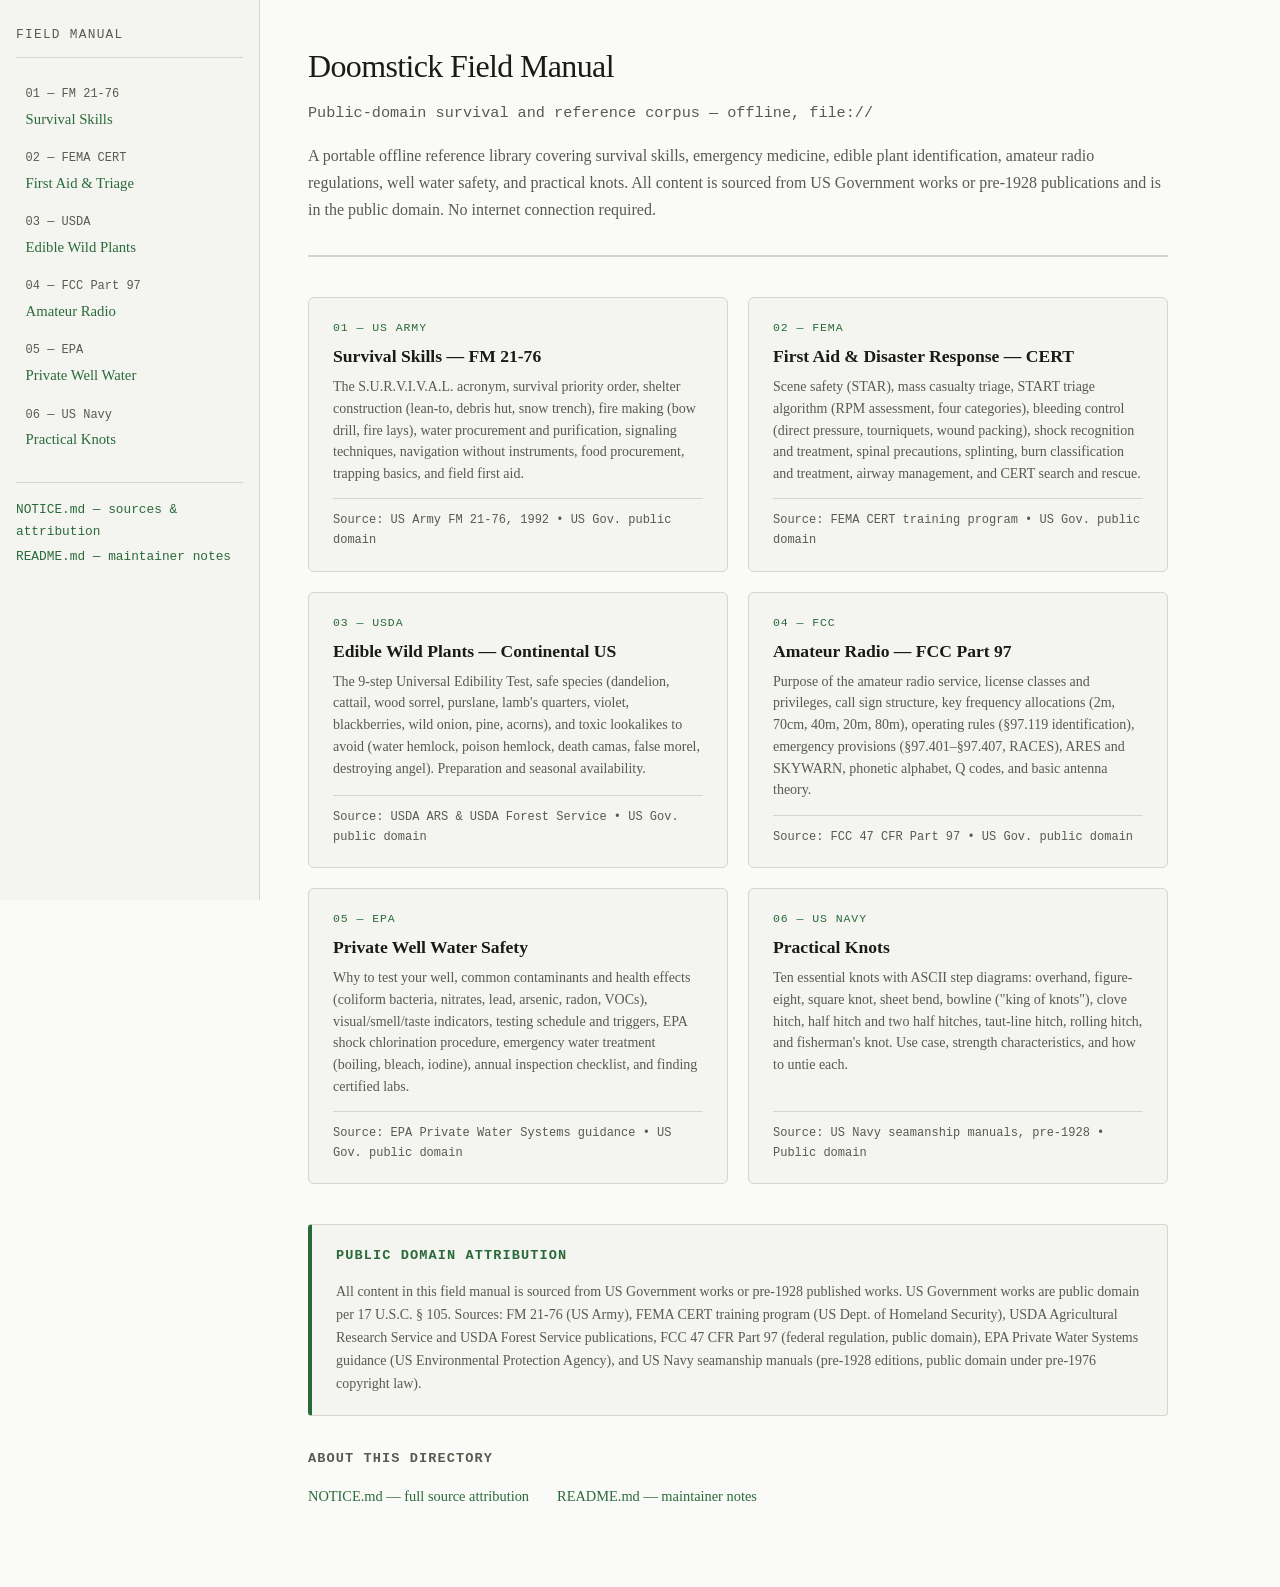
<file: field-manual/index.html>
<!DOCTYPE html>
<html lang="en">
<head>
<meta charset="UTF-8">
<meta name="viewport" content="width=device-width,initial-scale=1">
<title>Doomstick Field Manual</title>
<style>
  *, *::before, *::after { box-sizing: border-box; margin: 0; padding: 0; }

  :root {
    --bg: #fafaf8;
    --surface: #f4f4f0;
    --border: #d8d4cc;
    --text: #1a1a16;
    --text-muted: #5a5a50;
    --accent: #2a6a3a;
    --accent-hover: #1e4e2c;
    --link: #2a6a3a;
    --link-visited: #1e4e2c;
    --sidebar-width: 260px;
    --max-content: 860px;
  }

  html { font-size: 16px; }
  body {
    background: var(--bg);
    color: var(--text);
    font-family: Georgia, 'Times New Roman', serif;
    line-height: 1.65;
    min-height: 100vh;
  }

  /* ── Layout ── */
  .layout {
    display: flex;
    min-height: 100vh;
  }

  /* ── Sidebar ── */
  .sidebar {
    width: var(--sidebar-width);
    background: var(--surface);
    border-right: 1px solid var(--border);
    padding: 1.5rem 1rem;
    position: sticky;
    top: 0;
    height: 100vh;
    overflow-y: auto;
    flex-shrink: 0;
  }

  .sidebar-title {
    font-size: 0.8rem;
    font-family: 'Courier New', monospace;
    text-transform: uppercase;
    letter-spacing: 0.1em;
    color: var(--text-muted);
    margin-bottom: 1.25rem;
    padding-bottom: 0.75rem;
    border-bottom: 1px solid var(--border);
  }

  .sidebar nav ul {
    list-style: none;
  }

  .sidebar nav li {
    margin-bottom: 0.25rem;
  }

  .sidebar nav a {
    display: block;
    padding: 0.45rem 0.6rem;
    color: var(--link);
    text-decoration: none;
    font-size: 0.92rem;
    border-radius: 4px;
    font-family: Georgia, serif;
    transition: background 0.15s;
  }

  .sidebar nav a:hover {
    background: var(--border);
    color: var(--accent-hover);
  }

  .sidebar nav a .section-num {
    font-family: 'Courier New', monospace;
    font-size: 0.75rem;
    color: var(--text-muted);
    display: block;
    margin-bottom: 0.1rem;
  }

  .sidebar-footer {
    margin-top: 1.5rem;
    padding-top: 1rem;
    border-top: 1px solid var(--border);
    font-size: 0.8rem;
    color: var(--text-muted);
    font-family: 'Courier New', monospace;
  }

  .sidebar-footer a {
    color: var(--link);
    text-decoration: none;
    display: block;
    margin-bottom: 0.3rem;
  }

  .sidebar-footer a:hover { text-decoration: underline; }

  /* ── Main content ── */
  .main {
    flex: 1;
    min-width: 0;
    padding: 2.5rem 3rem;
    max-width: calc(var(--max-content) + 6rem);
  }

  .hero {
    max-width: var(--max-content);
    margin-bottom: 2.5rem;
    padding-bottom: 2rem;
    border-bottom: 2px solid var(--border);
  }

  .hero h1 {
    font-size: 2rem;
    font-weight: normal;
    letter-spacing: -0.02em;
    margin-bottom: 0.5rem;
    color: var(--text);
  }

  .hero .subtitle {
    font-size: 0.95rem;
    color: var(--text-muted);
    font-family: 'Courier New', monospace;
    margin-bottom: 1rem;
  }

  .hero .description {
    font-size: 1rem;
    color: var(--text-muted);
    line-height: 1.7;
  }

  /* ── Topic cards ── */
  .topic-grid {
    display: grid;
    grid-template-columns: repeat(auto-fill, minmax(340px, 1fr));
    gap: 1.25rem;
    max-width: var(--max-content);
    margin-bottom: 2.5rem;
  }

  .topic-card {
    background: var(--surface);
    border: 1px solid var(--border);
    border-radius: 6px;
    padding: 1.25rem 1.5rem;
    text-decoration: none;
    color: inherit;
    display: flex;
    flex-direction: column;
    transition: border-color 0.15s, box-shadow 0.15s;
  }

  .topic-card:hover {
    border-color: var(--accent);
    box-shadow: 0 2px 8px rgba(42, 106, 58, 0.1);
  }

  .topic-card .card-tag {
    font-family: 'Courier New', monospace;
    font-size: 0.72rem;
    text-transform: uppercase;
    letter-spacing: 0.08em;
    color: var(--accent);
    margin-bottom: 0.5rem;
  }

  .topic-card h2 {
    font-size: 1.1rem;
    font-weight: bold;
    margin-bottom: 0.5rem;
    color: var(--text);
    line-height: 1.3;
  }

  .topic-card .card-desc {
    font-size: 0.875rem;
    color: var(--text-muted);
    line-height: 1.55;
    flex: 1;
  }

  .topic-card .card-source {
    margin-top: 0.85rem;
    font-size: 0.75rem;
    font-family: 'Courier New', monospace;
    color: var(--text-muted);
    padding-top: 0.75rem;
    border-top: 1px solid var(--border);
  }

  /* ── Attribution block ── */
  .attribution {
    max-width: var(--max-content);
    background: var(--surface);
    border: 1px solid var(--border);
    border-left: 4px solid var(--accent);
    padding: 1.25rem 1.5rem;
    border-radius: 4px;
    margin-bottom: 2rem;
  }

  .attribution h3 {
    font-size: 0.85rem;
    font-family: 'Courier New', monospace;
    text-transform: uppercase;
    letter-spacing: 0.08em;
    color: var(--accent);
    margin-bottom: 0.75rem;
  }

  .attribution p {
    font-size: 0.875rem;
    color: var(--text-muted);
    line-height: 1.65;
  }

  /* ── Reference links ── */
  .ref-links {
    max-width: var(--max-content);
    margin-bottom: 2rem;
  }

  .ref-links h3 {
    font-size: 0.85rem;
    font-family: 'Courier New', monospace;
    text-transform: uppercase;
    letter-spacing: 0.08em;
    color: var(--text-muted);
    margin-bottom: 0.75rem;
  }

  .ref-links a {
    display: inline-block;
    margin-right: 1.5rem;
    margin-bottom: 0.4rem;
    color: var(--link);
    font-size: 0.9rem;
    text-decoration: none;
  }

  .ref-links a:hover { text-decoration: underline; }
  .ref-links a:visited { color: var(--link-visited); }

  /* ── Mobile: hamburger toggle ── */
  .menu-toggle {
    display: none;
    position: fixed;
    top: 1rem;
    left: 1rem;
    z-index: 200;
    background: var(--accent);
    color: #fff;
    border: none;
    border-radius: 4px;
    width: 44px;
    height: 44px;
    font-size: 1.25rem;
    cursor: pointer;
    align-items: center;
    justify-content: center;
  }

  /* ── Responsive ── */
  @media (max-width: 700px) {
    .menu-toggle {
      display: flex;
    }

    .sidebar {
      position: fixed;
      top: 0;
      left: 0;
      height: 100vh;
      z-index: 100;
      transform: translateX(-100%);
      transition: transform 0.22s ease;
      width: 280px;
    }

    .sidebar.open {
      transform: translateX(0);
    }

    .sidebar-overlay {
      display: none;
      position: fixed;
      inset: 0;
      background: rgba(0,0,0,0.35);
      z-index: 99;
    }

    .sidebar-overlay.open {
      display: block;
    }

    .layout {
      display: block;
    }

    .main {
      padding: 1.25rem 1rem;
      padding-top: 4rem;
    }

    .topic-grid {
      grid-template-columns: 1fr;
    }

    .hero h1 {
      font-size: 1.5rem;
    }
  }
</style>
</head>
<body>

<button class="menu-toggle" id="menuToggle" aria-label="Open navigation">&#9776;</button>
<div class="sidebar-overlay" id="sidebarOverlay"></div>

<div class="layout">
  <aside class="sidebar" id="sidebar">
    <div class="sidebar-title">Field Manual</div>
    <nav aria-label="Contents">
      <ul>
        <li>
          <a href="fm21-76-survival.md">
            <span class="section-num">01 — FM 21-76</span>
            Survival Skills
          </a>
        </li>
        <li>
          <a href="cert-first-aid.md">
            <span class="section-num">02 — FEMA CERT</span>
            First Aid &amp; Triage
          </a>
        </li>
        <li>
          <a href="edible-plants.md">
            <span class="section-num">03 — USDA</span>
            Edible Wild Plants
          </a>
        </li>
        <li>
          <a href="part-97-amateur-radio.md">
            <span class="section-num">04 — FCC Part 97</span>
            Amateur Radio
          </a>
        </li>
        <li>
          <a href="well-water.md">
            <span class="section-num">05 — EPA</span>
            Private Well Water
          </a>
        </li>
        <li>
          <a href="knots.md">
            <span class="section-num">06 — US Navy</span>
            Practical Knots
          </a>
        </li>
      </ul>
    </nav>
    <div class="sidebar-footer">
      <a href="NOTICE.md">NOTICE.md — sources &amp; attribution</a>
      <a href="README.md">README.md — maintainer notes</a>
    </div>
  </aside>

  <main class="main">
    <section class="hero">
      <h1>Doomstick Field Manual</h1>
      <p class="subtitle">Public-domain survival and reference corpus — offline, file://</p>
      <p class="description">
        A portable offline reference library covering survival skills, emergency medicine,
        edible plant identification, amateur radio regulations, well water safety, and practical
        knots. All content is sourced from US Government works or pre-1928 publications and
        is in the public domain. No internet connection required.
      </p>
    </section>

    <div class="topic-grid">

      <a class="topic-card" href="fm21-76-survival.md">
        <div class="card-tag">01 — US Army</div>
        <h2>Survival Skills — FM 21-76</h2>
        <p class="card-desc">
          The S.U.R.V.I.V.A.L. acronym, survival priority order, shelter construction
          (lean-to, debris hut, snow trench), fire making (bow drill, fire lays),
          water procurement and purification, signaling techniques, navigation without
          instruments, food procurement, trapping basics, and field first aid.
        </p>
        <div class="card-source">Source: US Army FM 21-76, 1992 &bull; US Gov. public domain</div>
      </a>

      <a class="topic-card" href="cert-first-aid.md">
        <div class="card-tag">02 — FEMA</div>
        <h2>First Aid &amp; Disaster Response — CERT</h2>
        <p class="card-desc">
          Scene safety (STAR), mass casualty triage, START triage algorithm (RPM
          assessment, four categories), bleeding control (direct pressure, tourniquets,
          wound packing), shock recognition and treatment, spinal precautions, splinting,
          burn classification and treatment, airway management, and CERT search and rescue.
        </p>
        <div class="card-source">Source: FEMA CERT training program &bull; US Gov. public domain</div>
      </a>

      <a class="topic-card" href="edible-plants.md">
        <div class="card-tag">03 — USDA</div>
        <h2>Edible Wild Plants — Continental US</h2>
        <p class="card-desc">
          The 9-step Universal Edibility Test, safe species (dandelion, cattail, wood sorrel,
          purslane, lamb's quarters, violet, blackberries, wild onion, pine, acorns), and
          toxic lookalikes to avoid (water hemlock, poison hemlock, death camas, false morel,
          destroying angel). Preparation and seasonal availability.
        </p>
        <div class="card-source">Source: USDA ARS &amp; USDA Forest Service &bull; US Gov. public domain</div>
      </a>

      <a class="topic-card" href="part-97-amateur-radio.md">
        <div class="card-tag">04 — FCC</div>
        <h2>Amateur Radio — FCC Part 97</h2>
        <p class="card-desc">
          Purpose of the amateur radio service, license classes and privileges, call sign
          structure, key frequency allocations (2m, 70cm, 40m, 20m, 80m), operating rules
          (§97.119 identification), emergency provisions (§97.401&ndash;§97.407, RACES), ARES
          and SKYWARN, phonetic alphabet, Q codes, and basic antenna theory.
        </p>
        <div class="card-source">Source: FCC 47 CFR Part 97 &bull; US Gov. public domain</div>
      </a>

      <a class="topic-card" href="well-water.md">
        <div class="card-tag">05 — EPA</div>
        <h2>Private Well Water Safety</h2>
        <p class="card-desc">
          Why to test your well, common contaminants and health effects (coliform bacteria,
          nitrates, lead, arsenic, radon, VOCs), visual/smell/taste indicators, testing
          schedule and triggers, EPA shock chlorination procedure, emergency water treatment
          (boiling, bleach, iodine), annual inspection checklist, and finding certified labs.
        </p>
        <div class="card-source">Source: EPA Private Water Systems guidance &bull; US Gov. public domain</div>
      </a>

      <a class="topic-card" href="knots.md">
        <div class="card-tag">06 — US Navy</div>
        <h2>Practical Knots</h2>
        <p class="card-desc">
          Ten essential knots with ASCII step diagrams: overhand, figure-eight, square knot,
          sheet bend, bowline ("king of knots"), clove hitch, half hitch and two half hitches,
          taut-line hitch, rolling hitch, and fisherman's knot. Use case, strength
          characteristics, and how to untie each.
        </p>
        <div class="card-source">Source: US Navy seamanship manuals, pre-1928 &bull; Public domain</div>
      </a>

    </div>

    <div class="attribution">
      <h3>Public Domain Attribution</h3>
      <p>
        All content in this field manual is sourced from US Government works or pre-1928
        published works. US Government works are public domain per 17&nbsp;U.S.C.&nbsp;&sect;&nbsp;105.
        Sources: FM&nbsp;21-76 (US Army), FEMA&nbsp;CERT training program (US Dept. of Homeland
        Security), USDA Agricultural Research Service and USDA Forest Service publications,
        FCC 47&nbsp;CFR Part&nbsp;97 (federal regulation, public domain), EPA Private Water Systems
        guidance (US Environmental Protection Agency), and US Navy seamanship manuals
        (pre-1928 editions, public domain under pre-1976 copyright law).
      </p>
    </div>

    <div class="ref-links">
      <h3>About this directory</h3>
      <a href="NOTICE.md">NOTICE.md &mdash; full source attribution</a>
      <a href="README.md">README.md &mdash; maintainer notes</a>
    </div>
  </main>
</div>

<script>
  (function () {
    var toggle = document.getElementById('menuToggle');
    var sidebar = document.getElementById('sidebar');
    var overlay = document.getElementById('sidebarOverlay');

    function openSidebar() {
      sidebar.classList.add('open');
      overlay.classList.add('open');
      toggle.setAttribute('aria-expanded', 'true');
    }

    function closeSidebar() {
      sidebar.classList.remove('open');
      overlay.classList.remove('open');
      toggle.setAttribute('aria-expanded', 'false');
    }

    toggle.addEventListener('click', function () {
      if (sidebar.classList.contains('open')) {
        closeSidebar();
      } else {
        openSidebar();
      }
    });

    overlay.addEventListener('click', closeSidebar);

    sidebar.querySelectorAll('a').forEach(function (link) {
      link.addEventListener('click', function () {
        if (window.innerWidth <= 700) {
          closeSidebar();
        }
      });
    });
  })();
</script>

</body>
</html>
</file>
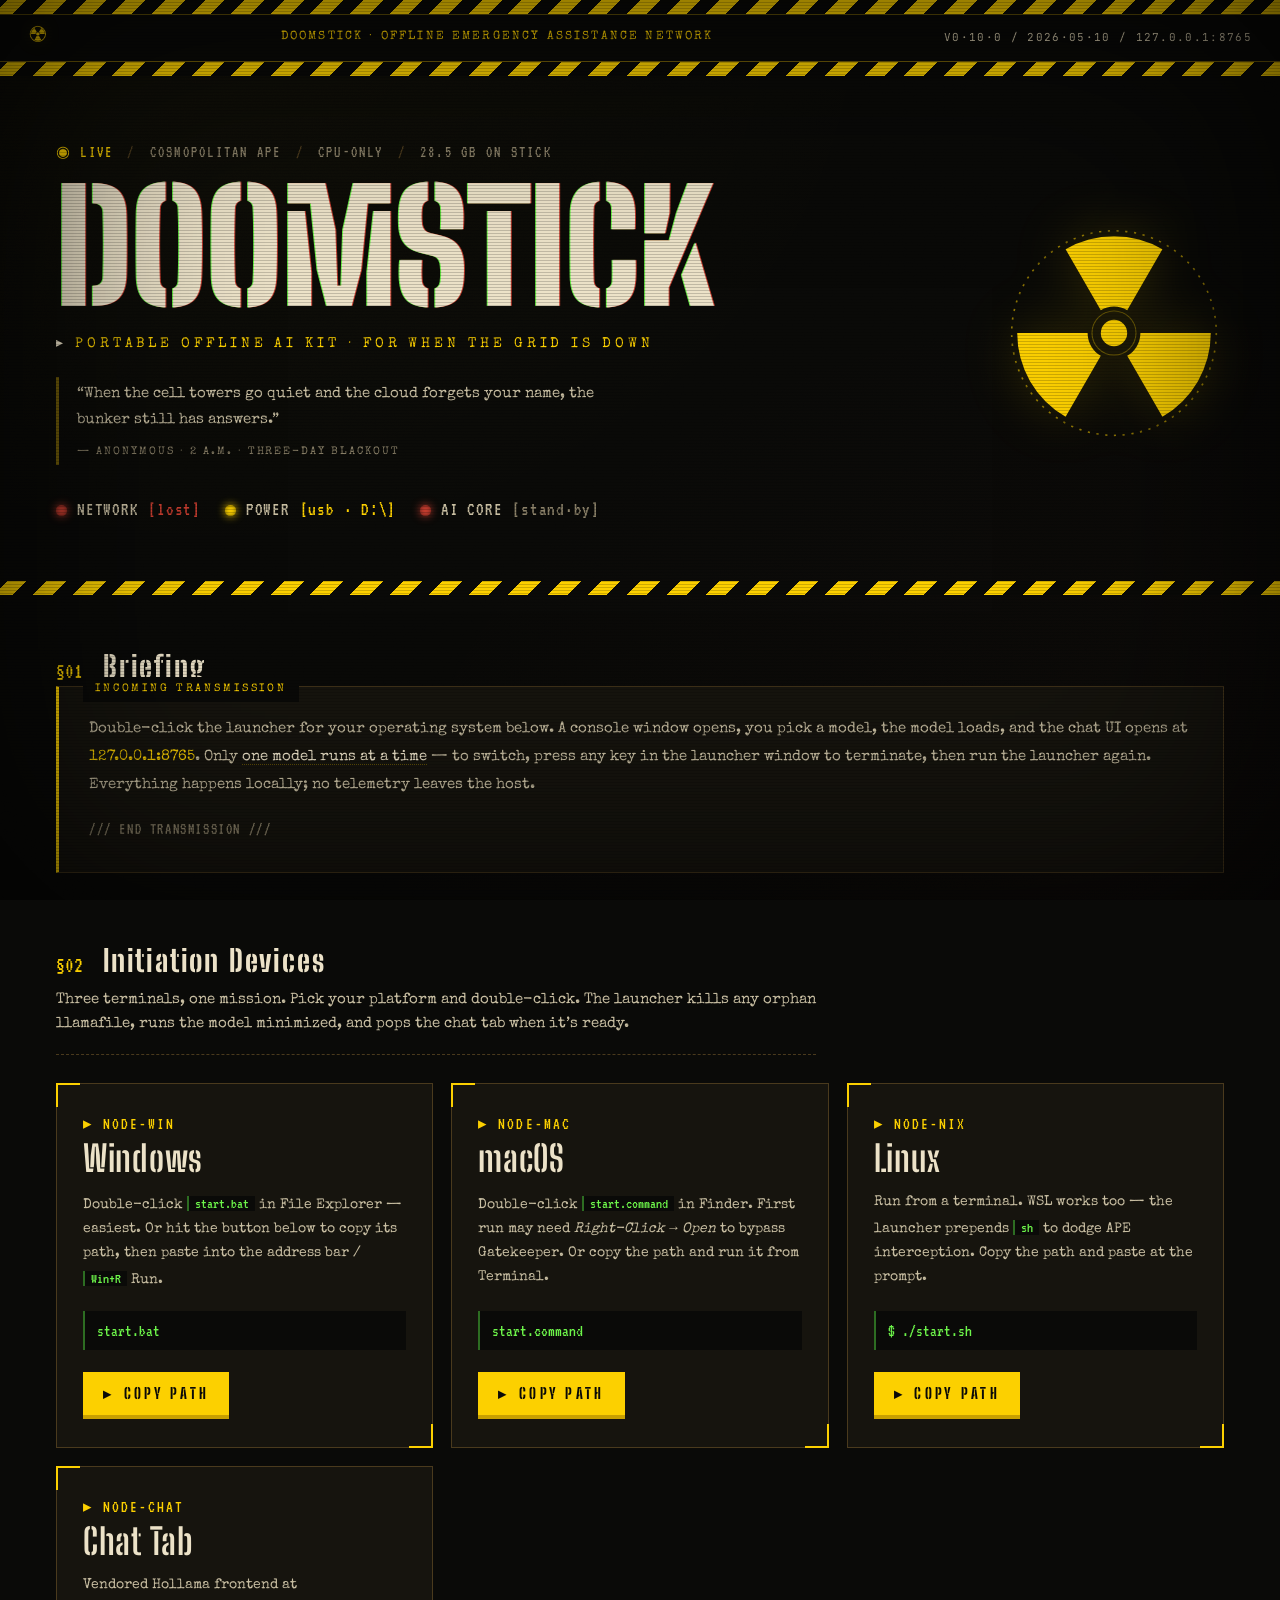
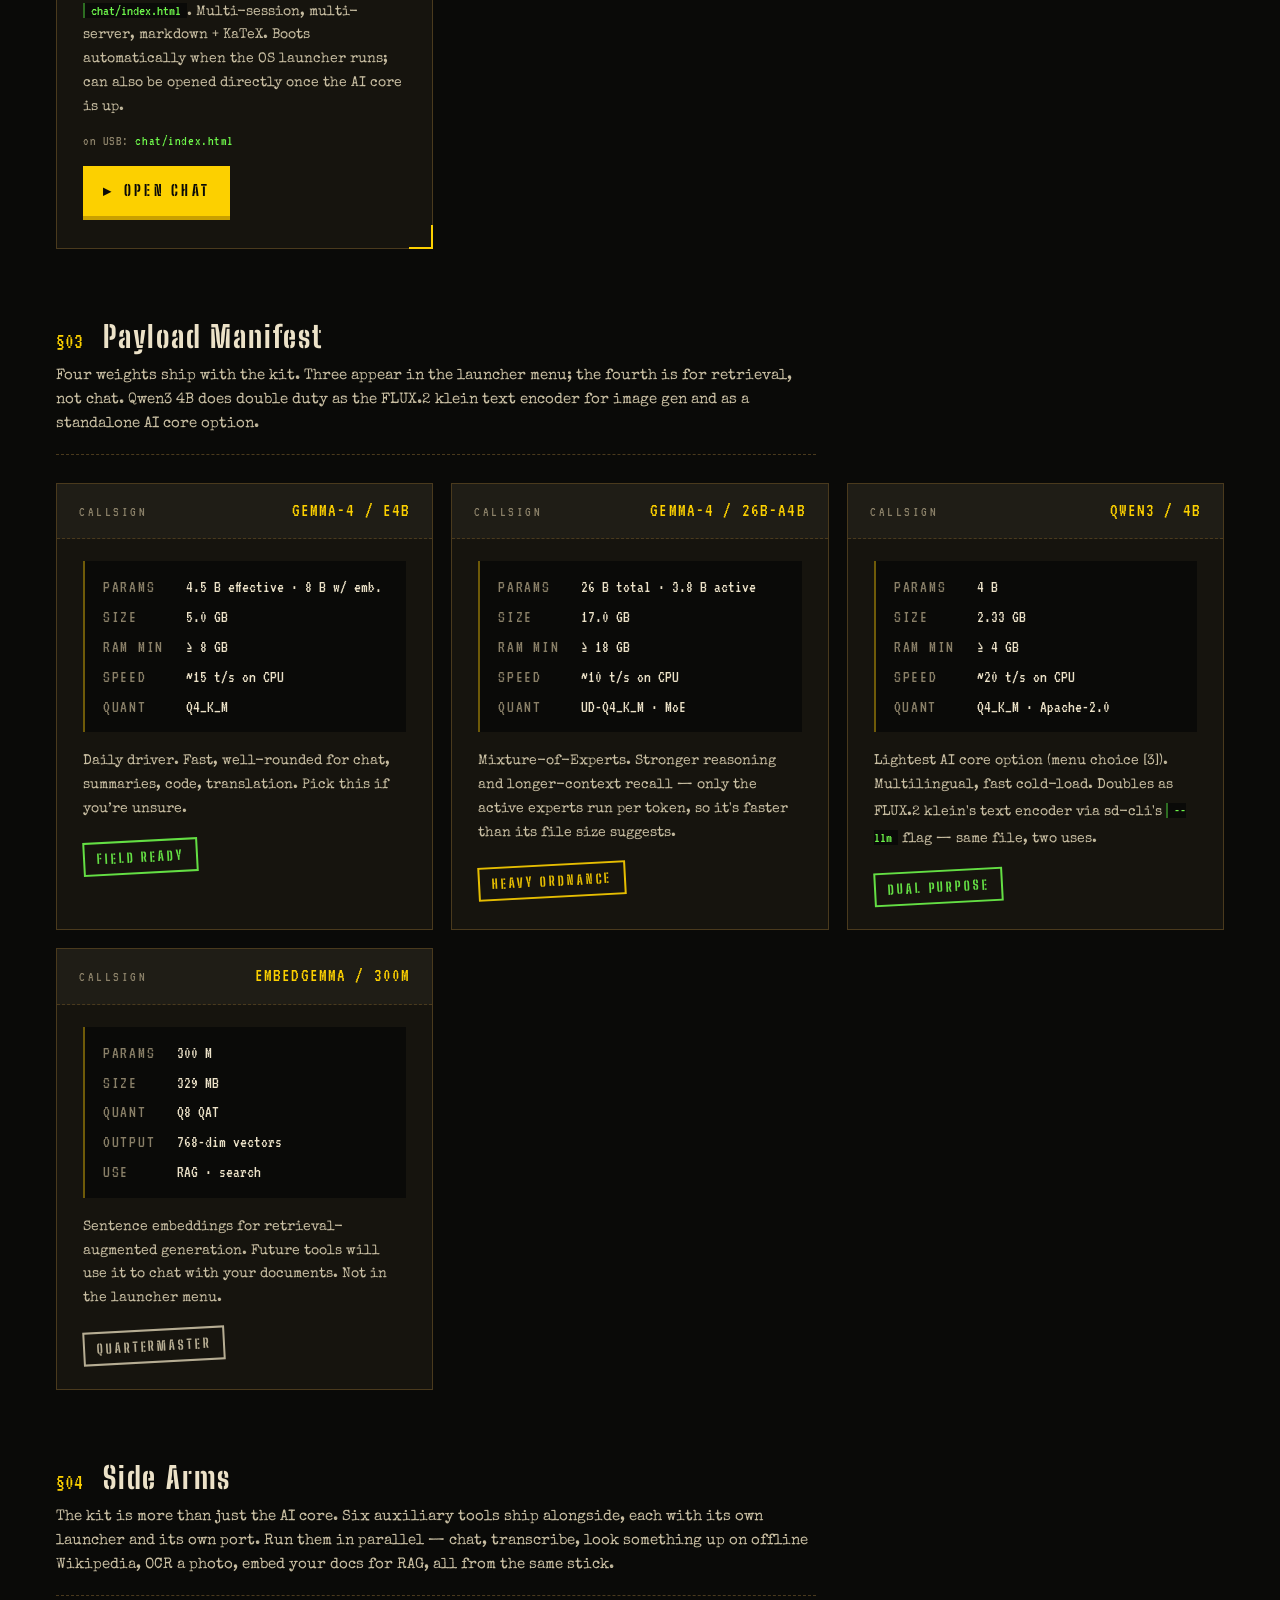
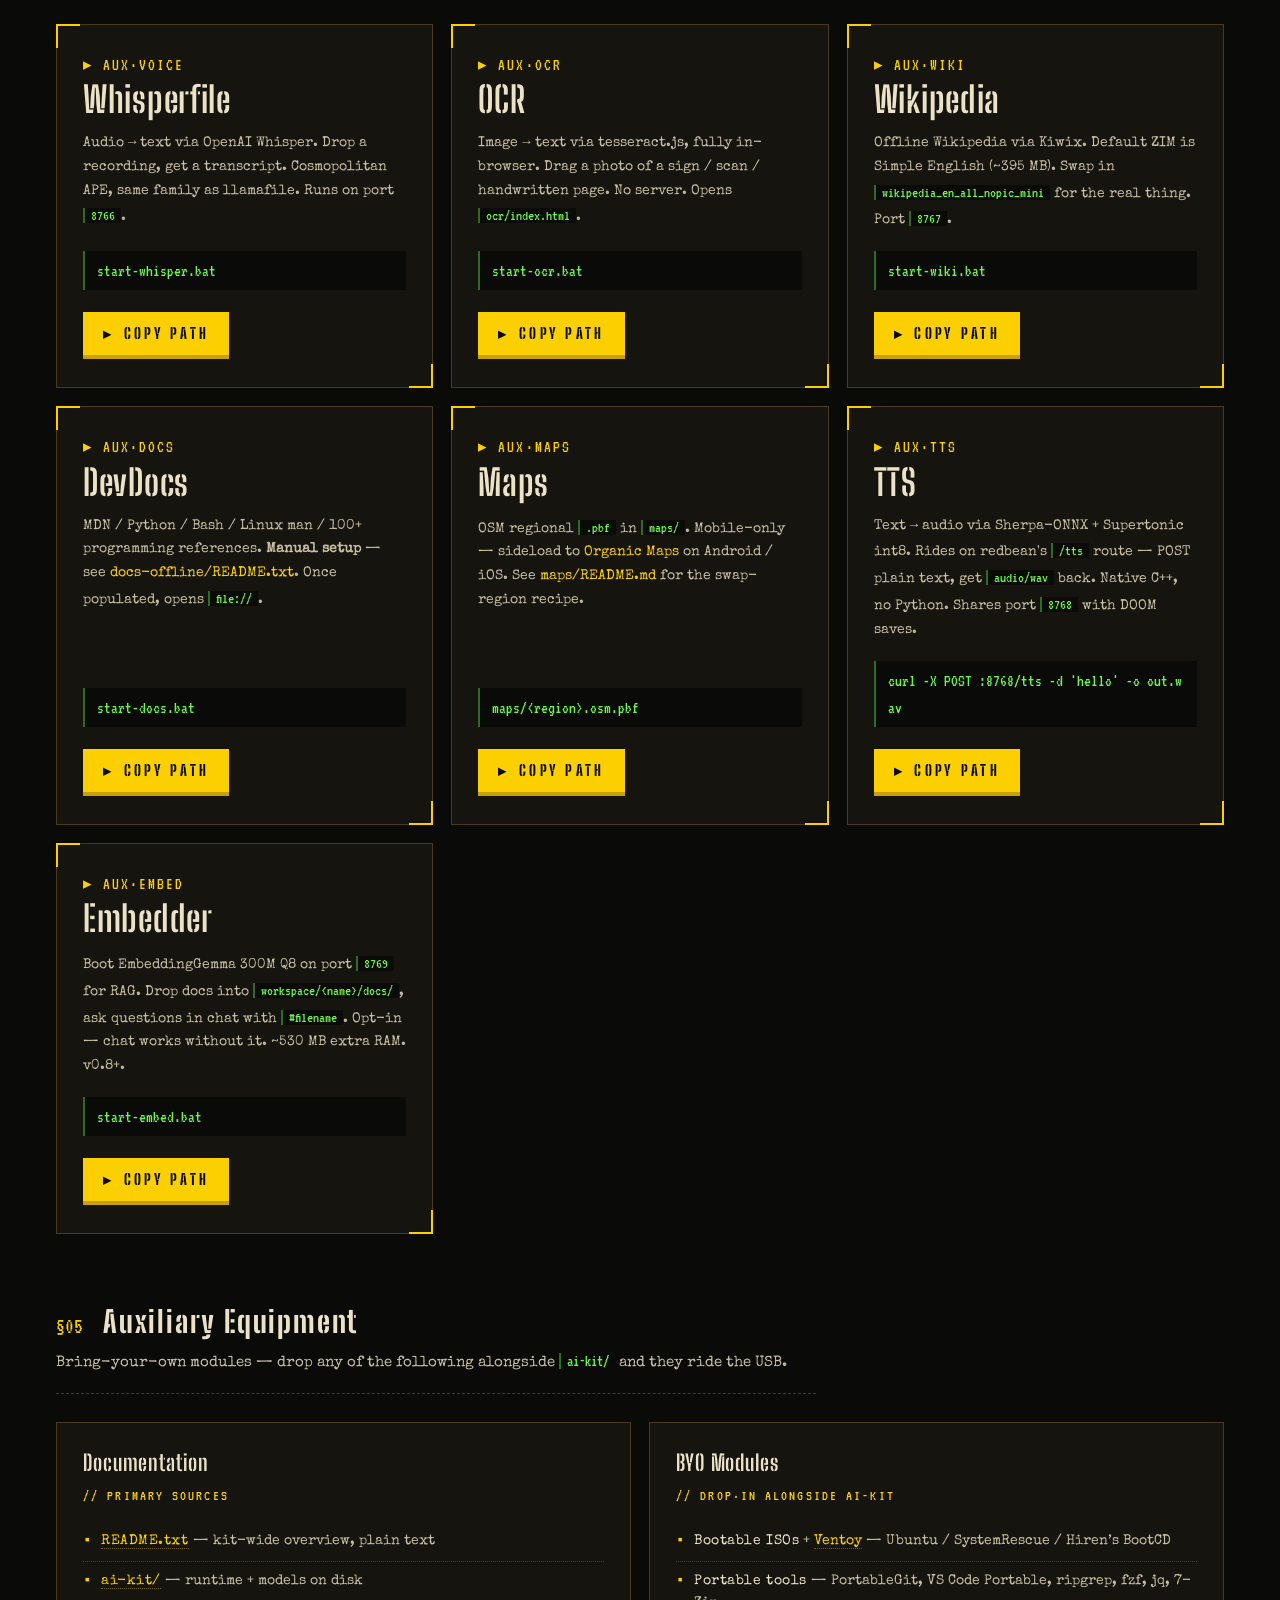
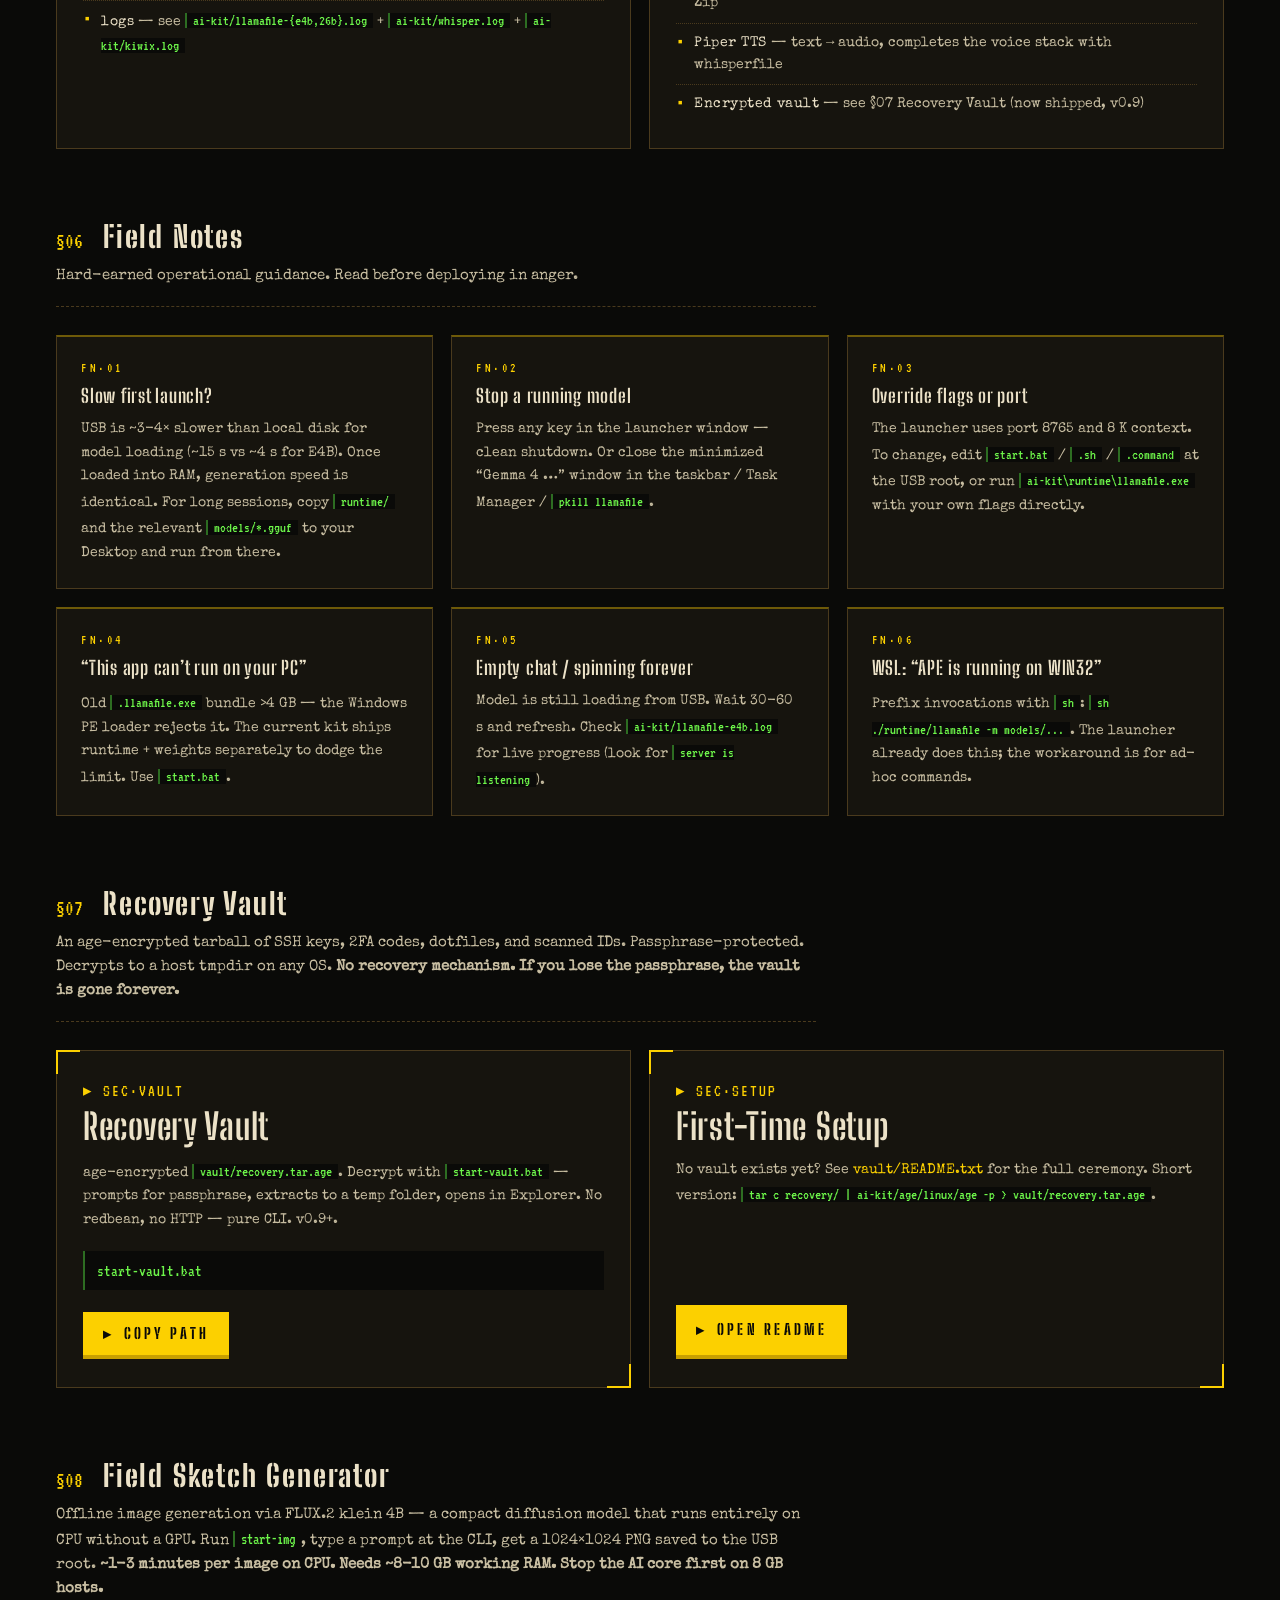
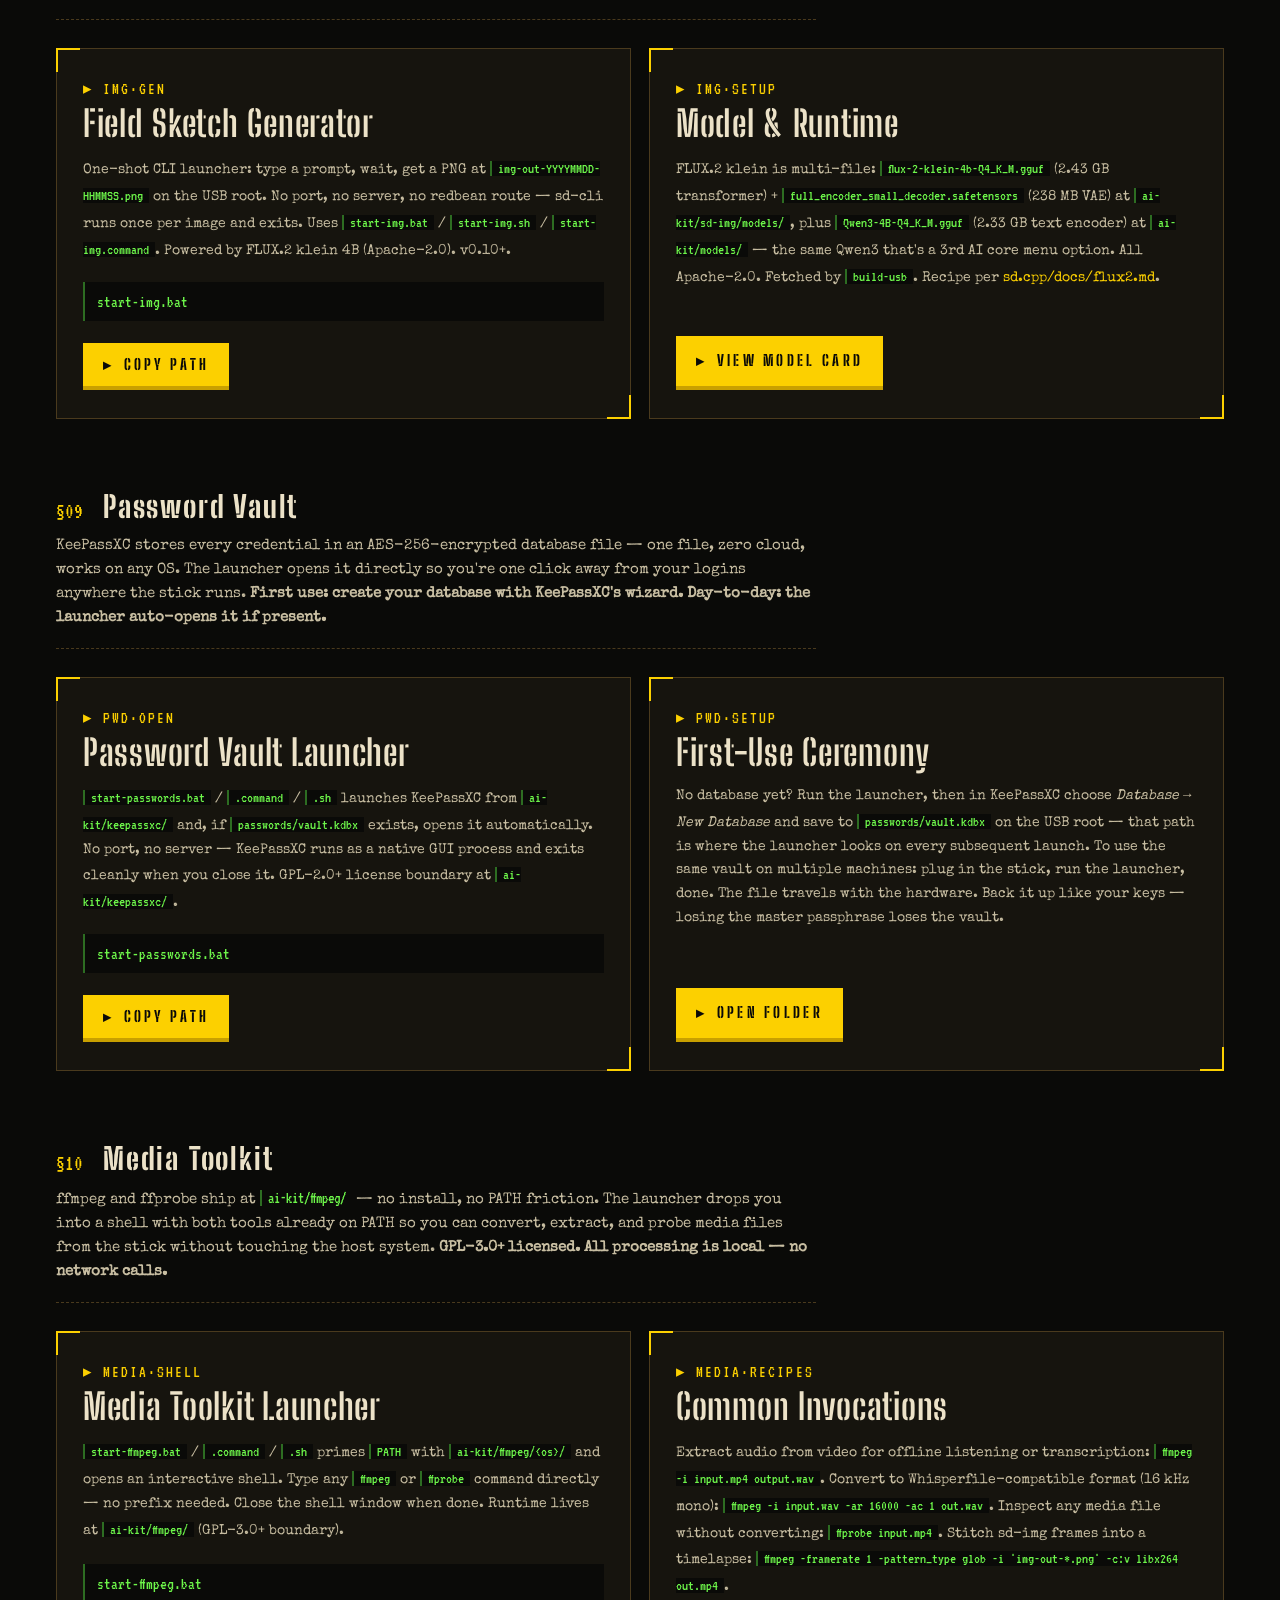
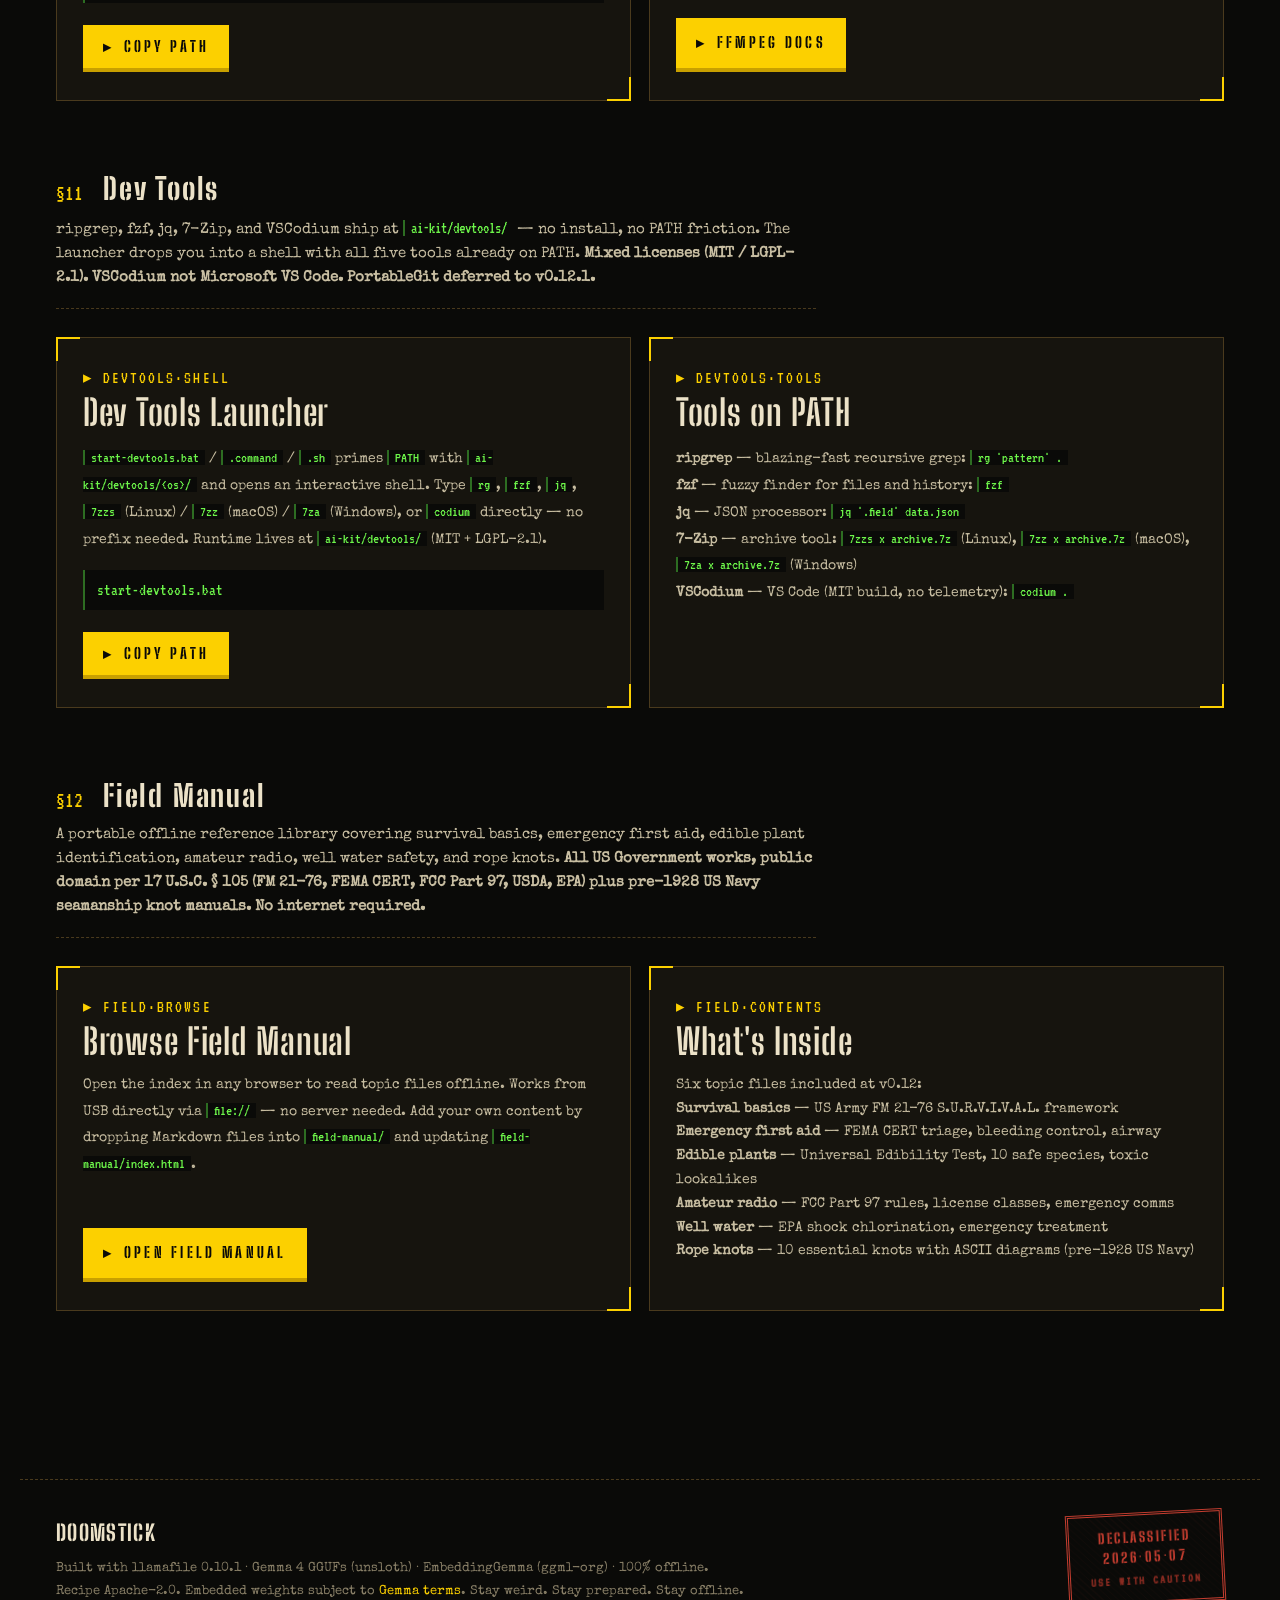
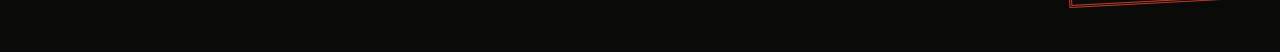
<file: dashboard/mobile.html>
<!doctype html>
<html lang="en">
<head>
<meta charset="utf-8">
<meta name="viewport" content="width=device-width, initial-scale=1">
<meta http-equiv="refresh" content="0; url=index.html#mobile">
<title>DOOMSTICK · Mobile</title>
<style>
  body {
    background: #0a0a08;
    color: #ece2c8;
    font-family: "JetBrains Mono", "Consolas", monospace;
    margin: 0;
    padding: 48px 24px;
    text-align: center;
    min-height: 100vh;
    box-sizing: border-box;
  }
  h1 {
    font-family: "Big Shoulders Stencil Display", Impact, sans-serif;
    font-weight: 800;
    font-size: 36px;
    letter-spacing: 0.14em;
    color: #fcd000;
    margin: 0 0 18px;
  }
  p { font-size: 14px; line-height: 1.7; color: #c8bea2; max-width: 480px; margin: 12px auto; }
  a {
    display: inline-block;
    margin-top: 18px;
    padding: 14px 24px;
    background: #fcd000;
    color: #0a0a08;
    font-family: "Big Shoulders Stencil Display", Impact, sans-serif;
    font-weight: 800;
    letter-spacing: 0.18em;
    text-transform: uppercase;
    border-bottom: 4px solid #c8a000;
    text-decoration: none;
  }
  a:hover { background: #ece2c8; }
</style>
</head>
<body>
  <h1>☢ DOOMSTICK · MOBILE</h1>
  <p>Redirecting to the mobile field kit…</p>
  <p>If nothing happens after a second:</p>
  <a href="index.html#mobile">Open Mobile Dashboard</a>
  <script>window.location.replace('index.html#mobile');</script>
</body>
</html>
</file>
